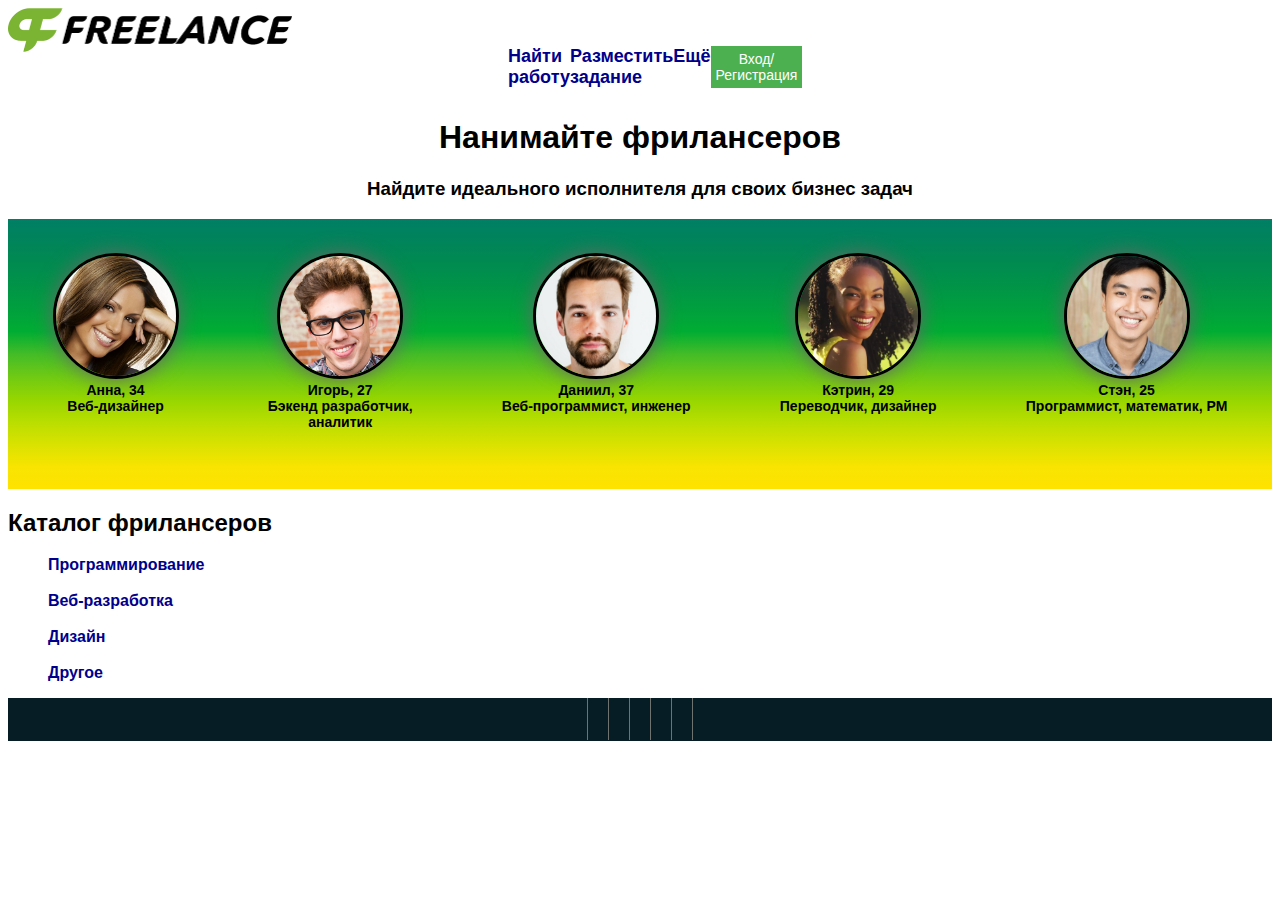
<file: index.html>
<!DOCTYPE html>
<html lang="en">
    <head>
        <link rel="stylesheet" type="text/css" href="style.css">
        <meta charset="UTF-8">
        <title>Главная</title>
    </head>
    <body>
        <div class="nav">
            <img src="Images/logo.png" alt="logo" class="logo" />
            <ul class="menu">
                <li class="navli"><a href="#">Найти работу</a></li>
                <li class="navli"><a href="#">Разместить задание</a></li>
                <li class="navli">
                    <div class="dropdown">
                        <a href="">Ещё</a>
                        <div class="dropdown-content">
                            <a class="list" href="#">Контакты</a>
                            <a class="list" href="#">О нас</a>
                            <a class="list" href="#">Начинающему фрилансеру</a>
                        </div>
                    </div>
                </li>
                <li><button class="dropbtn">Вход/Регистрация</button></li>
            </ul>
        </div>
        <h1 id="findfreelanceh1">Нанимайте фрилансеров</h1>
        <h3 id="findfreelanceh3">Найдите идеального исполнителя для своих бизнес задач</h3>
        <div class="green">
            <figure>
                <img src="Avatars/1.PNG" alt="avatar" />
                <figcaption>
                    Анна, 34
                    <br />
                    Веб-дизайнер
                </figcaption>
            </figure>
            <figure>
                <img src="Avatars/2.PNG" alt="avatar" />
                <figcaption>
                    Игорь, 27
                    <br />
                    Бэкенд разработчик,
                    <br />
                    аналитик
                </figcaption>
            </figure>
            <figure>
                <img src="Avatars/3.PNG" alt="avatar" />
                    <figcaption>
                        Даниил, 37
                        <br />
                        Веб-программист, инженер
                    </figcaption>
            </figure>
            <figure>
                <img src="Avatars/4.PNG" alt="avatar" />
                <figcaption>
                    Кэтрин, 29
                    <br />
                    Переводчик, дизайнер
                </figcaption>
            </figure>
            <figure>
                <img src="Avatars/5.PNG" alt="avatar" />
                <figcaption>
                    Стэн, 25
                    <br />
                    Программист, математик, PM
                </figcaption>
            </figure>
        </div>
        <div>
            <h2>Каталог фрилансеров</h2>
            <ul class="catalog">
                <li class="catli"><a href="#">Программирование</a></li>
                <br />
                <li class="catli"><a href="#">Веб-разработка</a></li>
                <br />
                <li class="catli"><a href="#">Дизайн</a></li>
                <br />
                <li class="catli"><a href="#">Другое</a></li>
            </ul>
        </div>
        <footer>
            <a href="#"><i class="fa fa-facebook"></i></a>
            <a href="#"><i class="fa fa-twitter"></i></a>
            <a href="#"><i class="fa fa-linkedin"></i></a>
            <a href="#"><i class="fa fa-google-plus"></i></a>
            <a href="#"><i class="fa fa-skype"></i></a>
        </footer>
    </body>
</html>
</file>
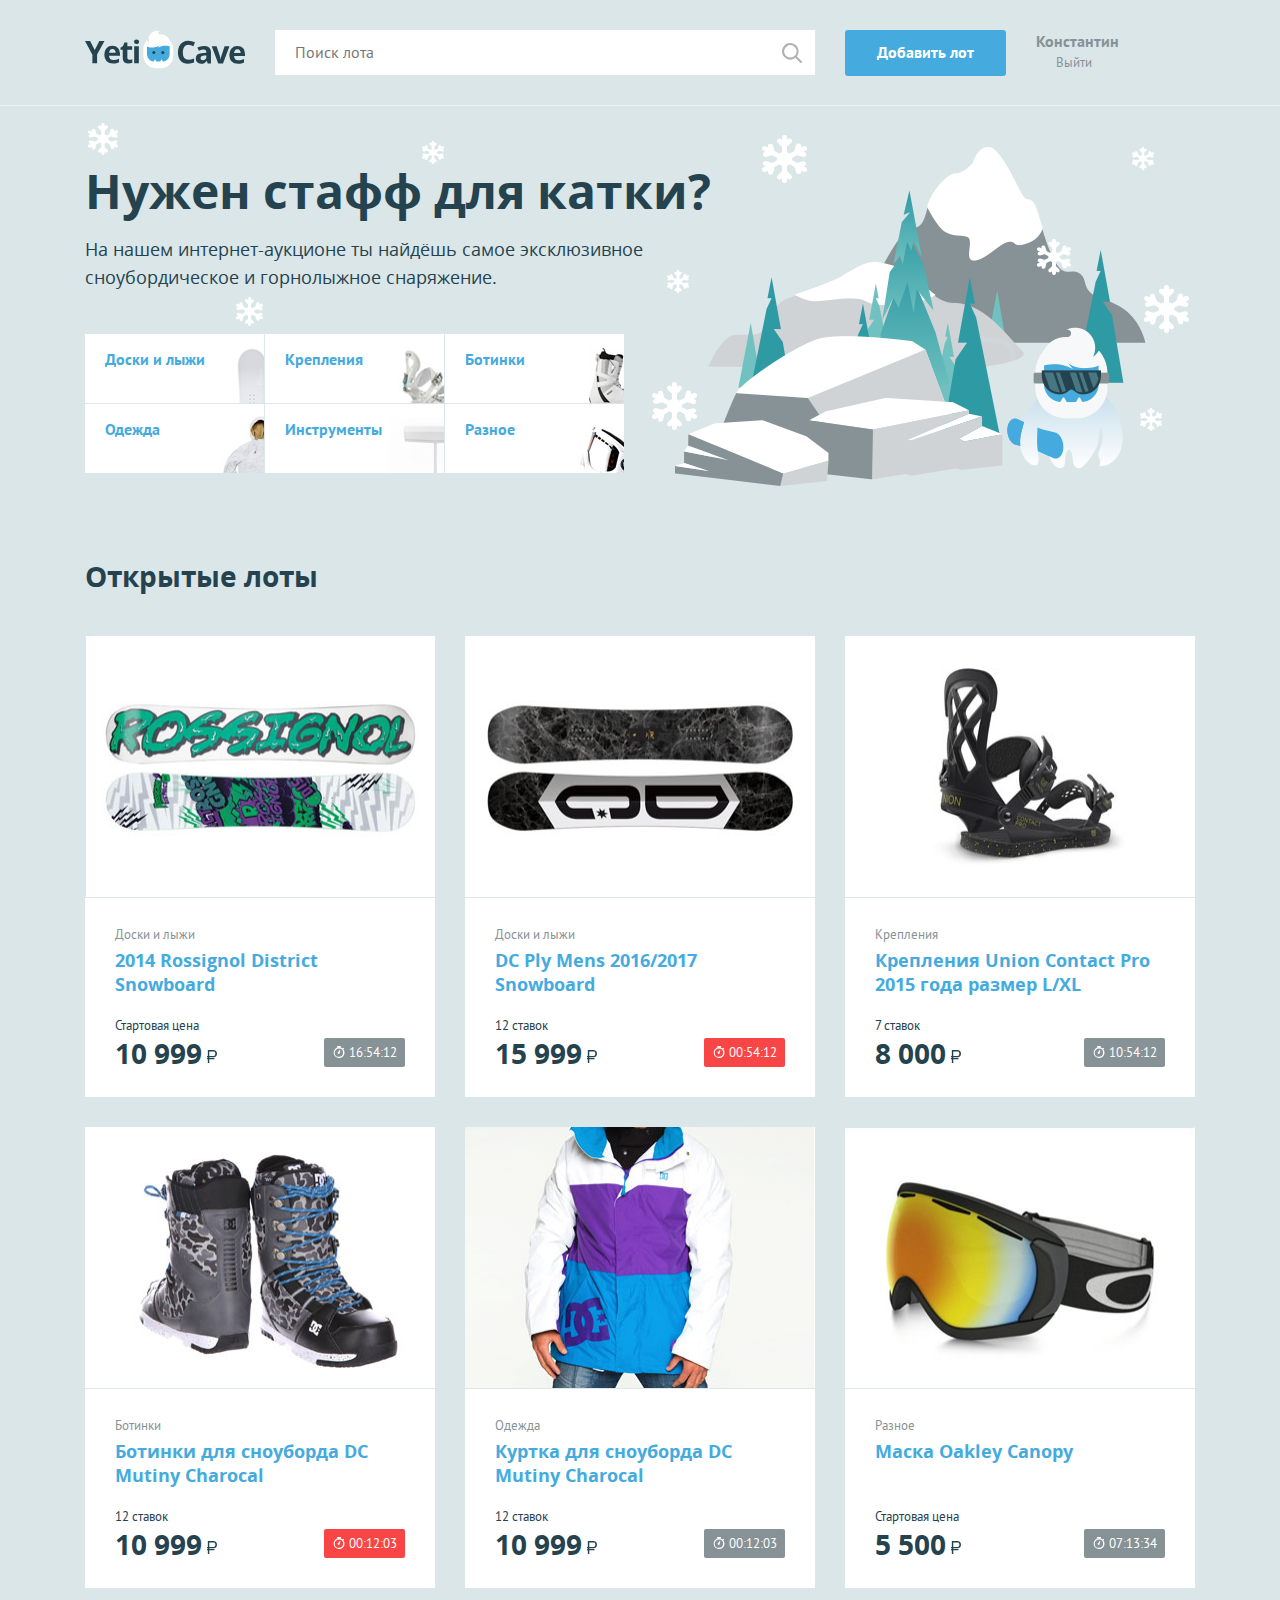
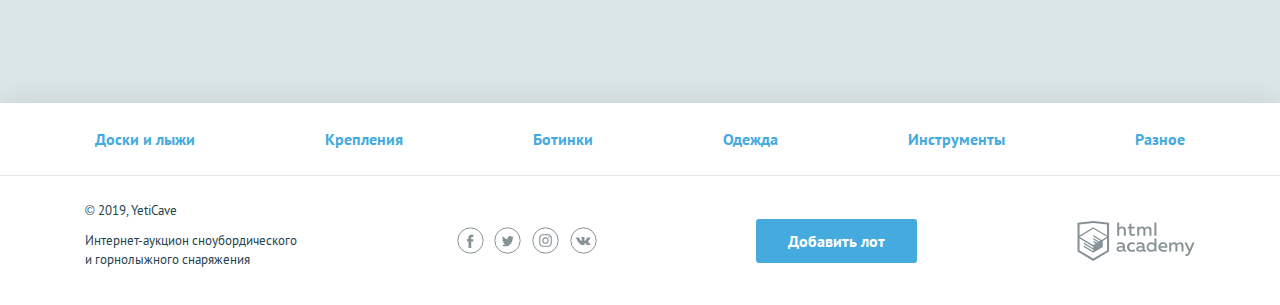
<file: pages/index.html>
<!DOCTYPE html>
<html lang="ru">
<head>
  <meta charset="UTF-8">
  <title>Главная</title>
  <link href="../css/normalize.min.css" rel="stylesheet">
  <link href="../css/style.css" rel="stylesheet">
</head>
<body>

<div class="page-wrapper">

  <header class="main-header">
    <div class="main-header__container container">
      <h1 class="visually-hidden">YetiCave</h1>
      <a class="main-header__logo">
        <img src="../img/logo.svg" width="160" height="39" alt="Логотип компании YetiCave">
      </a>
      <form class="main-header__search" method="get" action="https://echo.htmlacademy.ru" autocomplete="off">
        <input type="search" name="search" placeholder="Поиск лота">
        <input class="main-header__search-btn" type="submit" name="find" value="Найти">
      </form>
      <a class="main-header__add-lot button" href="add-lot.html">Добавить лот</a>
      <nav class="user-menu">
        <div class="user-menu__logged">
          <p>Константин</p>
          <a href="login.html">Выйти</a>
        </div>
      </nav>
    </div>
  </header>

  <main class="container">
    <section class="promo">
      <h2 class="promo__title">Нужен стафф для катки?</h2>
      <p class="promo__text">На нашем интернет-аукционе ты найдёшь самое эксклюзивное сноубордическое и горнолыжное снаряжение.</p>
      <ul class="promo__list">
        <li class="promo__item promo__item--boards">
          <a class="promo__link" href="all-lots.html">Доски и лыжи</a>
        </li>
        <li class="promo__item promo__item--attachment">
          <a class="promo__link" href="all-lots.html">Крепления</a>
        </li>
        <li class="promo__item promo__item--boots">
          <a class="promo__link" href="all-lots.html">Ботинки</a>
        </li>
        <li class="promo__item promo__item--clothing">
          <a class="promo__link" href="all-lots.html">Одежда</a>
        </li>
        <li class="promo__item promo__item--tools">
          <a class="promo__link" href="all-lots.html">Инструменты</a>
        </li>
        <li class="promo__item promo__item--other">
          <a class="promo__link" href="all-lots.html">Разное</a>
        </li>
      </ul>
    </section>
    <section class="lots">
      <div class="lots__header">
        <h2>Открытые лоты</h2>
      </div>
      <ul class="lots__list">
        <li class="lots__item lot">
          <div class="lot__image">
            <img src="../img/lot-1.jpg" width="350" height="260" alt="Сноуборд">
          </div>
          <div class="lot__info">
            <span class="lot__category">Доски и лыжи</span>
            <h3 class="lot__title"><a class="text-link" href="lot.html">2014 Rossignol District Snowboard</a></h3>
            <div class="lot__state">
              <div class="lot__rate">
                <span class="lot__amount">Стартовая цена</span>
                <span class="lot__cost">10 999<b class="rub">р</b></span>
              </div>
              <div class="lot__timer timer">
                16:54:12
              </div>
            </div>
          </div>
        </li>
        <li class="lots__item lot">
          <div class="lot__image">
            <img src="../img/lot-2.jpg" width="350" height="260" alt="Сноуборд">
          </div>
          <div class="lot__info">
            <span class="lot__category">Доски и лыжи</span>
            <h3 class="lot__title"><a class="text-link" href="lot.html">DC Ply Mens 2016/2017 Snowboard</a></h3>
            <div class="lot__state">
              <div class="lot__rate">
                <span class="lot__amount">12 ставок</span>
                <span class="lot__cost">15 999<b class="rub">р</b></span>
              </div>
              <div class="lot__timer timer timer--finishing">
                00:54:12
              </div>
            </div>
          </div>
        </li>
        <li class="lots__item lot">
          <div class="lot__image">
            <img src="../img/lot-3.jpg" width="350" height="260" alt="Крепления">
          </div>
          <div class="lot__info">
            <span class="lot__category">Крепления</span>
            <h3 class="lot__title"><a class="text-link" href="lot.html">Крепления Union Contact Pro 2015 года размер L/XL</a></h3>
            <div class="lot__state">
              <div class="lot__rate">
                <span class="lot__amount">7 ставок</span>
                <span class="lot__cost">8 000<b class="rub">р</b></span>
              </div>
              <div class="lot__timer timer">
                10:54:12
              </div>
            </div>
          </div>
        </li>
        <li class="lots__item lot">
          <div class="lot__image">
            <img src="../img/lot-4.jpg" width="350" height="260" alt="Ботинки">
          </div>
          <div class="lot__info">
            <span class="lot__category">Ботинки</span>
            <h3 class="lot__title"><a class="text-link" href="lot.html">Ботинки для сноуборда DC Mutiny Charocal</a></h3>
            <div class="lot__state">
              <div class="lot__rate">
                <span class="lot__amount">12 ставок</span>
                <span class="lot__cost">10 999<b class="rub">р</b></span>
              </div>
              <div class="lot__timer timer timer--finishing">
                00:12:03
              </div>
            </div>
          </div>
        </li>
        <li class="lots__item lot">
          <div class="lot__image">
            <img src="../img/lot-5.jpg" width="350" height="260" alt="Куртка">
          </div>
          <div class="lot__info">
            <span class="lot__category">Одежда</span>
            <h3 class="lot__title"><a class="text-link" href="lot.html">Куртка для сноуборда DC Mutiny Charocal</a></h3>
            <div class="lot__state">
              <div class="lot__rate">
                <span class="lot__amount">12 ставок</span>
                <span class="lot__cost">10 999<b class="rub">р</b></span>
              </div>
              <div class="lot__timer timer">
                00:12:03
              </div>
            </div>
          </div>
        </li>
        <li class="lots__item lot">
          <div class="lot__image">
            <img src="../img/lot-6.jpg" width="350" height="260" alt="Маска">
          </div>
          <div class="lot__info">
            <span class="lot__category">Разное</span>
            <h3 class="lot__title"><a class="text-link" href="lot.html">Маска Oakley Canopy</a></h3>
            <div class="lot__state">
              <div class="lot__rate">
                <span class="lot__amount">Стартовая цена</span>
                <span class="lot__cost">5 500<b class="rub">р</b></span>
              </div>
              <div class="lot__timer timer">
                07:13:34
              </div>
            </div>
          </div>
        </li>
      </ul>
    </section>
  </main>

</div>

<footer class="main-footer">
  <nav class="nav">
    <ul class="nav__list container">
      <li class="nav__item">
        <a href="all-lots.html">Доски и лыжи</a>
      </li>
      <li class="nav__item">
        <a href="all-lots.html">Крепления</a>
      </li>
      <li class="nav__item">
        <a href="all-lots.html">Ботинки</a>
      </li>
      <li class="nav__item">
        <a href="all-lots.html">Одежда</a>
      </li>
      <li class="nav__item">
        <a href="all-lots.html">Инструменты</a>
      </li>
      <li class="nav__item">
        <a href="all-lots.html">Разное</a>
      </li>
    </ul>
  </nav>
  <div class="main-footer__bottom container">
    <div class="main-footer__copyright">
      <p>© 2019, YetiCave</p>
      <p>Интернет-аукцион сноубордического и горнолыжного снаряжения</p>
    </div>
    <div class="main-footer__social social">
      <span class="visually-hidden">Мы в соцсетях:</span>
      <a class="social__link social__link--facebook" href="#">
        <span class="visually-hidden">Facebook</span>
        <svg width="27" height="27" viewBox="0 0 27 27" xmlns="http://www.w3.org/2000/svg"><circle stroke="#879296" fill="none" cx="13.5" cy="13.5" r="12.667"/><path fill="#879296" d="M14.26 20.983h-2.816v-6.626H10.04v-2.28h1.404v-1.364c0-1.862.79-2.922 3.04-2.922h1.87v2.28h-1.17c-.876 0-.972.322-.972.916v1.14h2.212l-.245 2.28h-1.92v6.625z"/></svg>
      </a>
      <span class="visually-hidden">,</span>
      <a class="social__link social__link--twitter" href="#">
        <span class="visually-hidden">Twitter</span>
        <svg width="27" height="27" viewBox="0 0 27 27" xmlns="http://www.w3.org/2000/svg"><circle stroke="#879296" fill="none" cx="13.5" cy="13.5" r="12.687"/><path fill="#879296" d="M18.38 10.572c.525-.336.913-.848 1.092-1.445-.485.305-1.02.52-1.58.635-.458-.525-1.12-.827-1.816-.83-1.388.063-2.473 1.226-2.44 2.615-.002.2.02.4.06.596-2.017-.144-3.87-1.16-5.076-2.78-.22.403-.335.856-.332 1.315-.01.865.403 1.68 1.104 2.188-.397-.016-.782-.13-1.123-.333-.03 1.207.78 2.272 1.95 2.567-.21.06-.43.09-.653.088-.155.015-.313.015-.47 0 .3 1.045 1.238 1.777 2.324 1.815-.864.724-1.956 1.12-3.083 1.122-.198.013-.397.013-.595 0 1.12.767 2.447 1.18 3.805 1.182 4.57 0 7.066-3.992 7.066-7.456v-.34c.49-.375.912-.835 1.24-1.357-.465.218-.963.36-1.473.42z"/></svg>
      </a>
      <span class="visually-hidden">,</span>
      <a class="social__link social__link--instagram" href="#">
        <span class="visually-hidden">Instagram</span>
        <svg width="27" height="27" viewBox="0 0 27 27" xmlns="http://www.w3.org/2000/svg"><circle stroke="#879296" fill="none" cx="13.5" cy="13.5" r="12.687"/><path fill="#879296" d="M13.5 8.3h2.567c.403.002.803.075 1.18.213.552.213.988.65 1.2 1.2.14.38.213.778.216 1.18v5.136c-.003.403-.076.803-.215 1.18-.213.552-.65.988-1.2 1.2-.378.14-.778.213-1.18.216h-5.135c-.403-.003-.802-.076-1.18-.215-.552-.214-.988-.65-1.2-1.2-.14-.38-.212-.78-.215-1.182V13.46v-2.566c.003-.403.076-.802.214-1.18.213-.552.65-.988 1.2-1.2.38-.14.778-.212 1.18-.215H13.5m0-1.143h-2.616c-.526.01-1.048.108-1.54.292-.853.33-1.527 1-1.856 1.854-.184.493-.283 1.014-.292 1.542v5.232c.01.526.108 1.048.292 1.54.33.853 1.003 1.527 1.855 1.856.493.184 1.015.283 1.54.293H16.117c.527-.01 1.048-.11 1.54-.293.854-.33 1.527-1.003 1.856-1.855.184-.493.283-1.015.293-1.54V13.46v-2.614c-.01-.528-.11-1.05-.293-1.542-.33-.853-1.002-1.525-1.855-1.855-.493-.185-1.014-.283-1.54-.293-.665.01-.89 0-2.617 0zm0 3.093c-2.51.007-4.07 2.73-2.808 4.898 1.26 2.17 4.398 2.16 5.645-.017.285-.495.434-1.058.433-1.63-.006-1.8-1.47-3.256-3.27-3.25zm0 5.378c-1.63-.007-2.64-1.777-1.82-3.185.823-1.41 2.86-1.4 3.67.017.18.316.276.675.278 1.04.006 1.177-.95 2.133-2.128 2.128zm4.118-5.524c0 .58-.626.94-1.127.65-.5-.29-.5-1.012 0-1.3.116-.067.245-.102.378-.102.418-.005.76.333.76.752z"/></svg>
      </a>
      <span class="visually-hidden">,</span>
      <a class="social__link social__link--vkontakte" href="#">
        <span class="visually-hidden">Вконтакте</span>
        <svg width="27" height="27" viewBox="0 0 27 27" xmlns="http://www.w3.org/2000/svg"><circle stroke="#879296" fill="none" cx="13.5" cy="13.5" r="12.666"/><path fill="#879296" d="M13.92 18.07c.142-.016.278-.074.39-.166.077-.107.118-.237.116-.37 0 0 0-1.13.516-1.296.517-.165 1.208 1.09 1.95 1.58.276.213.624.314.973.28h1.95s.973-.057.525-.837c-.38-.62-.865-1.17-1.432-1.626-1.208-1.1-1.043-.916.41-2.816.886-1.16 1.236-1.86 1.13-2.163-.108-.302-.76-.214-.76-.214h-2.164c-.092-.026-.19-.026-.282 0-.083.058-.15.135-.195.225-.224.57-.49 1.125-.8 1.656-.973 1.61-1.344 1.697-1.51 1.59-.37-.234-.272-.975-.272-1.433 0-1.56.243-2.202-.468-2.377-.32-.075-.647-.108-.974-.098-.604-.052-1.213.01-1.793.186-.243.116-.438.38-.32.4.245.018.474.13.642.31.152.303.225.638.214.975 0 0 .127 1.832-.302 2.056-.43.223-.692-.167-1.55-1.618-.29-.506-.547-1.03-.77-1.57-.038-.09-.098-.17-.174-.233-.1-.065-.214-.108-.332-.128H6.485s-.312 0-.42.137c-.106.135 0 .36 0 .36.87 2 2.022 3.868 3.42 5.543.923.996 2.21 1.573 3.567 1.598z"/></svg>
      </a>
    </div>
    <a class="main-footer__add-lot button" href="add-lot.html">Добавить лот</a>
    <div class="main-footer__developed-by">
      <span class="visually-hidden">Разработано:</span>
      <a class="logo-academy" href="https://htmlacademy.ru/intensive/php">
        <span class="visually-hidden">HTML Academy</span>
        <svg width="118" height="40" xmlns="http://www.w3.org/2000/svg" viewBox="0 0 117.01 40">
          <path fill="#879296"
                d="M280.33,109.39a2.14,2.14,0,0,1-.6.11.59.59,0,0,1-.66-.66v-3.24c0-2.73-1.62-4-4.18-4a11.08,11.08,0,0,0-3.47.6v1.85a8.05,8.05,0,0,1,3.26-.7c1.54,0,2.37.79,2.37,1.92v.32a12,12,0,0,0-2.36-.26c-1.88,0-4,.72-4,3,0,1.87,1.53,2.77,3.17,2.77a5.25,5.25,0,0,0,3.41-1.17,1.81,1.81,0,0,0,1.81,1.06,3.52,3.52,0,0,0,1.28-.23v-1.45Zm-3.28-.85a3.68,3.68,0,0,1-2.62,1.07c-.9,0-1.7-.45-1.7-1.34,0-1.13,1.21-1.49,2.36-1.49a10.56,10.56,0,0,1,2,.23v1.53Zm9,2.64a6.81,6.81,0,0,0,3-.62V108.7a5.44,5.44,0,0,1-2.64.7,3,3,0,1,1,0-6,4.42,4.42,0,0,1,2.51.75v-1.85a5.47,5.47,0,0,0-2.79-.7,4.69,4.69,0,0,0-5,4.84,4.57,4.57,0,0,0,4.88,4.69Zm8.29-5.8c-1.88,0-4,.72-4,3,0,1.87,1.53,2.77,3.17,2.77a5.25,5.25,0,0,0,3.41-1.17,1.81,1.81,0,0,0,1.81,1.05,3.54,3.54,0,0,0,1.28-.23v-1.45a2.13,2.13,0,0,1-.6.11.59.59,0,0,1-.66-.66v-3.24c0-2.73-1.62-4-4.18-4a11.08,11.08,0,0,0-3.47.6v1.85a8.05,8.05,0,0,1,3.26-.7c1.55,0,2.37.79,2.37,1.92v.32a12,12,0,0,0-2.36-.26Zm2.36,3.17a3.68,3.68,0,0,1-2.62,1.07c-.9,0-1.7-.45-1.7-1.34,0-1.13,1.21-1.49,2.36-1.49a10.56,10.56,0,0,1,2,.23v1.53Zm4.11-2.13a4.49,4.49,0,0,0,4.48,4.77,4.21,4.21,0,0,0,3.47-1.68v1.43h1.81V97.75h-2v5.31a4.19,4.19,0,0,0-3.26-1.41,4.49,4.49,0,0,0-4.48,4.77Zm7.73-1.11v2.2a3.15,3.15,0,0,1-2.88,1.9,3,3,0,0,1,0-6,3.16,3.16,0,0,1,2.88,1.88Zm9.12,5.88a7.75,7.75,0,0,0,3.24-.62v-1.73a6.62,6.62,0,0,1-2.86.64c-1.66,0-3.24-.68-3.47-2.3h6.8c.58-2.62-.66-5.52-4.26-5.52a4.53,4.53,0,0,0-4.58,4.77c0,3.18,2.36,4.77,5.13,4.77Zm-.45-7.86a2.13,2.13,0,0,1,2.36,2.34h-5a2.47,2.47,0,0,1,2.66-2.34Zm18.43,2v5.6h2v-5.65a3.32,3.32,0,0,0-3.43-3.64A4.48,4.48,0,0,0,331,103.1a3.09,3.09,0,0,0-2.83-1.45,4.13,4.13,0,0,0-3,1.38v-1.13h-1.79v9h2v-6.11a3.21,3.21,0,0,1,2.39-1.39,1.72,1.72,0,0,1,1.79,1.9v5.6h2v-5.65c0-.21,0-.41,0-.62a3,3,0,0,1,2.24-1.22,1.72,1.72,0,0,1,1.79,1.9Zm13-3.45h-2.11l-2.69,6.82-3.05-6.82h-2.15l4.3,9.12-.19.45c-.53,1.41-1.26,2.11-2.24,2.11a3.13,3.13,0,0,1-.92-.13v1.71a5.12,5.12,0,0,0,1.19.15c1.38,0,2.66-.79,3.64-3.15l4.24-10.27ZM273.33,89.11a3.18,3.18,0,0,1,2.53-1.51A2,2,0,0,1,278,89.77V95.1h2v-5.6a3.52,3.52,0,0,0-3.73-3.69,4.12,4.12,0,0,0-2.92,1.24V81.91h-2V95.1h2v-6Zm10.18,3.24c0,2.11,1.36,3,3.11,3a7.39,7.39,0,0,0,2.43-.4V93.2a4.87,4.87,0,0,1-1.83.36c-1.17,0-1.72-.4-1.72-1.58V87.83h3.28V86.06h-3.28V82.84l-2,.49v2.73h-1.62v1.77h1.62v4.52ZM293.38,89a3.21,3.21,0,0,1,2.39-1.39,1.72,1.72,0,0,1,1.79,1.9v5.6h2V89.45c0-.21,0-.41,0-.62a3,3,0,0,1,2.24-1.22,1.72,1.72,0,0,1,1.79,1.9v5.6h2V89.45a3.32,3.32,0,0,0-3.43-3.64A4.47,4.47,0,0,0,299,87.26a3.09,3.09,0,0,0-2.83-1.45,4.13,4.13,0,0,0-3,1.38V86.06h-1.79v9h2V89Zm15.16-7.09h2V95.1h-2Zm-61.11-1.57L231.64,82v28.95l15.79,9.4,15.79-9.4V82L247.6,80.35l-.17,0Zm13.73,29.43-13.73,8.17-13.73-8.17V97.9L247.37,106l0,1.47L238,101.93v1.43l9.41,5.66,0,1.51-9.41-5.6v1.43l9.41,5.66,9.5-5.69V104.9h0v-4.67l4.23-2.53v12.06Zm0-13.6-3.76,2.21-1.73,1-8.27-4.92v1.43l7.07,4.2-.06,0-.15.09-1,.59-5.83-3.47v1.43l4.61,2.74-1.09.73,0,0-3.48-2v1.43l2.28,1.34-2.33,1.4-13.6-8.08,13.62-8.19h0l13.79,8Zm0-1.44-13.8-8.14h0l-13.65,8.13V83.85l13.73-1.44,13.73,1.44V94.72Z"
                transform="translate(-231.64 -80.34)"/>
        </svg>
      </a>
    </div>
  </div>
</footer>

</body>
</html>
</file>
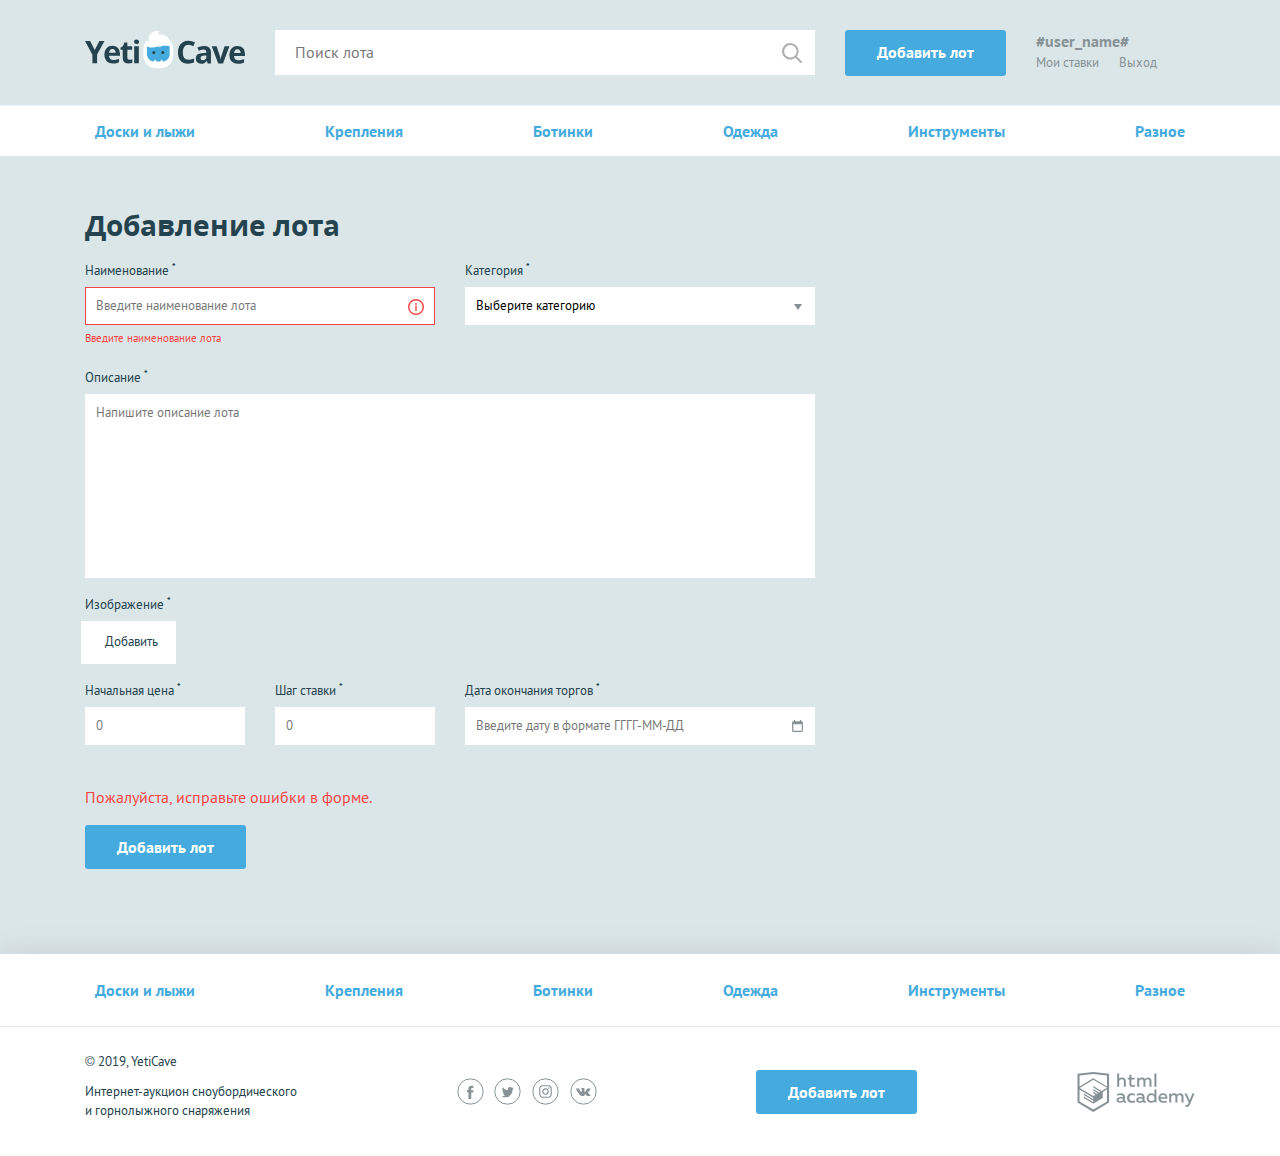
<file: pages/add-lot.html>
<!DOCTYPE html>
<html lang="ru">
<head>
  <meta charset="UTF-8">
  <title>Добавление лота</title>
  <link href="../css/normalize.min.css" rel="stylesheet">
  <link href="../css/style.css" rel="stylesheet">
  <link href="../css/flatpickr.min.css" rel="stylesheet">
</head>
<body>

<div class="page-wrapper">

  <header class="main-header">
  <div class="main-header__container container">
    <h1 class="visually-hidden">YetiCave</h1>
    <a class="main-header__logo" href="index.html">
      <img src="../img/logo.svg" width="160" height="39" alt="Логотип компании YetiCave">
    </a>
    <form class="main-header__search" method="get" action="https://echo.htmlacademy.ru" autocomplete="off">
      <input type="search" name="search" placeholder="Поиск лота">
      <input class="main-header__search-btn" type="submit" name="find" value="Найти">
    </form>
    <a class="main-header__add-lot button" href="add-lot.html">Добавить лот</a>
    <nav class="user-menu">
      <div class="user-menu__logged">
        <p>#user_name#</p>
        <a class="user-menu__bets" href="my-bets.html">Мои ставки</a>
        <a class="user-menu__logout" href="#">Выход</a>
      </div>
    </nav>
  </div>
</header>

  <main>
    <nav class="nav">
      <ul class="nav__list container">
        <li class="nav__item">
          <a href="all-lots.html">Доски и лыжи</a>
        </li>
        <li class="nav__item">
          <a href="all-lots.html">Крепления</a>
        </li>
        <li class="nav__item">
          <a href="all-lots.html">Ботинки</a>
        </li>
        <li class="nav__item">
          <a href="all-lots.html">Одежда</a>
        </li>
        <li class="nav__item">
          <a href="all-lots.html">Инструменты</a>
        </li>
        <li class="nav__item">
          <a href="all-lots.html">Разное</a>
        </li>
      </ul>
    </nav>
    <form class="form form--add-lot container form--invalid" action="https://echo.htmlacademy.ru" method="post"> <!-- form--invalid -->
      <h2>Добавление лота</h2>
      <div class="form__container-two">
        <div class="form__item form__item--invalid"> <!-- form__item--invalid -->
          <label for="lot-name">Наименование <sup>*</sup></label>
          <input id="lot-name" type="text" name="lot-name" placeholder="Введите наименование лота">
          <span class="form__error">Введите наименование лота</span>
        </div>
        <div class="form__item">
          <label for="category">Категория <sup>*</sup></label>
          <select id="category" name="category">
            <option>Выберите категорию</option>
            <option>Доски и лыжи</option>
            <option>Крепления</option>
            <option>Ботинки</option>
            <option>Одежда</option>
            <option>Инструменты</option>
            <option>Разное</option>
          </select>
          <span class="form__error">Выберите категорию</span>
        </div>
      </div>
      <div class="form__item form__item--wide">
        <label for="message">Описание <sup>*</sup></label>
        <textarea id="message" name="message" placeholder="Напишите описание лота"></textarea>
        <span class="form__error">Напишите описание лота</span>
      </div>
      <div class="form__item form__item--file">
        <label>Изображение <sup>*</sup></label>
        <div class="form__input-file">
          <input class="visually-hidden" type="file" id="lot-img" value="">
          <label for="lot-img">
            Добавить
          </label>
        </div>
      </div>
      <div class="form__container-three">
        <div class="form__item form__item--small">
          <label for="lot-rate">Начальная цена <sup>*</sup></label>
          <input id="lot-rate" type="text" name="lot-rate" placeholder="0">
          <span class="form__error">Введите начальную цену</span>
        </div>
        <div class="form__item form__item--small">
          <label for="lot-step">Шаг ставки <sup>*</sup></label>
          <input id="lot-step" type="text" name="lot-step" placeholder="0">
          <span class="form__error">Введите шаг ставки</span>
        </div>
        <div class="form__item">
          <label for="lot-date">Дата окончания торгов <sup>*</sup></label>
          <input class="form__input-date" id="lot-date" type="text" name="lot-date" placeholder="Введите дату в формате ГГГГ-ММ-ДД">
          <span class="form__error">Введите дату завершения торгов</span>
        </div>
      </div>
      <span class="form__error form__error--bottom">Пожалуйста, исправьте ошибки в форме.</span>
      <button type="submit" class="button">Добавить лот</button>
    </form>
  </main>

</div>

<footer class="main-footer">
  <nav class="nav">
    <ul class="nav__list container">
      <li class="nav__item">
        <a href="all-lots.html">Доски и лыжи</a>
      </li>
      <li class="nav__item">
        <a href="all-lots.html">Крепления</a>
      </li>
      <li class="nav__item">
        <a href="all-lots.html">Ботинки</a>
      </li>
      <li class="nav__item">
        <a href="all-lots.html">Одежда</a>
      </li>
      <li class="nav__item">
        <a href="all-lots.html">Инструменты</a>
      </li>
      <li class="nav__item">
        <a href="all-lots.html">Разное</a>
      </li>
    </ul>
  </nav>
  <div class="main-footer__bottom container">
    <div class="main-footer__copyright">
      <p>© 2019, YetiCave</p>
      <p>Интернет-аукцион сноубордического и горнолыжного снаряжения</p>
    </div>
    <div class="main-footer__social social">
      <span class="visually-hidden">Мы в соцсетях:</span>
      <a class="social__link social__link--facebook" href="#">
        <span class="visually-hidden">Facebook</span>
        <svg width="27" height="27" viewBox="0 0 27 27" xmlns="http://www.w3.org/2000/svg"><circle stroke="#879296" fill="none" cx="13.5" cy="13.5" r="12.667"/><path fill="#879296" d="M14.26 20.983h-2.816v-6.626H10.04v-2.28h1.404v-1.364c0-1.862.79-2.922 3.04-2.922h1.87v2.28h-1.17c-.876 0-.972.322-.972.916v1.14h2.212l-.245 2.28h-1.92v6.625z"/></svg>
      </a>
      <span class="visually-hidden">,</span>
      <a class="social__link social__link--twitter" href="#">
        <span class="visually-hidden">Twitter</span>
        <svg width="27" height="27" viewBox="0 0 27 27" xmlns="http://www.w3.org/2000/svg"><circle stroke="#879296" fill="none" cx="13.5" cy="13.5" r="12.687"/><path fill="#879296" d="M18.38 10.572c.525-.336.913-.848 1.092-1.445-.485.305-1.02.52-1.58.635-.458-.525-1.12-.827-1.816-.83-1.388.063-2.473 1.226-2.44 2.615-.002.2.02.4.06.596-2.017-.144-3.87-1.16-5.076-2.78-.22.403-.335.856-.332 1.315-.01.865.403 1.68 1.104 2.188-.397-.016-.782-.13-1.123-.333-.03 1.207.78 2.272 1.95 2.567-.21.06-.43.09-.653.088-.155.015-.313.015-.47 0 .3 1.045 1.238 1.777 2.324 1.815-.864.724-1.956 1.12-3.083 1.122-.198.013-.397.013-.595 0 1.12.767 2.447 1.18 3.805 1.182 4.57 0 7.066-3.992 7.066-7.456v-.34c.49-.375.912-.835 1.24-1.357-.465.218-.963.36-1.473.42z"/></svg>
      </a>
      <span class="visually-hidden">,</span>
      <a class="social__link social__link--instagram" href="#">
        <span class="visually-hidden">Instagram</span>
        <svg width="27" height="27" viewBox="0 0 27 27" xmlns="http://www.w3.org/2000/svg"><circle stroke="#879296" fill="none" cx="13.5" cy="13.5" r="12.687"/><path fill="#879296" d="M13.5 8.3h2.567c.403.002.803.075 1.18.213.552.213.988.65 1.2 1.2.14.38.213.778.216 1.18v5.136c-.003.403-.076.803-.215 1.18-.213.552-.65.988-1.2 1.2-.378.14-.778.213-1.18.216h-5.135c-.403-.003-.802-.076-1.18-.215-.552-.214-.988-.65-1.2-1.2-.14-.38-.212-.78-.215-1.182V13.46v-2.566c.003-.403.076-.802.214-1.18.213-.552.65-.988 1.2-1.2.38-.14.778-.212 1.18-.215H13.5m0-1.143h-2.616c-.526.01-1.048.108-1.54.292-.853.33-1.527 1-1.856 1.854-.184.493-.283 1.014-.292 1.542v5.232c.01.526.108 1.048.292 1.54.33.853 1.003 1.527 1.855 1.856.493.184 1.015.283 1.54.293H16.117c.527-.01 1.048-.11 1.54-.293.854-.33 1.527-1.003 1.856-1.855.184-.493.283-1.015.293-1.54V13.46v-2.614c-.01-.528-.11-1.05-.293-1.542-.33-.853-1.002-1.525-1.855-1.855-.493-.185-1.014-.283-1.54-.293-.665.01-.89 0-2.617 0zm0 3.093c-2.51.007-4.07 2.73-2.808 4.898 1.26 2.17 4.398 2.16 5.645-.017.285-.495.434-1.058.433-1.63-.006-1.8-1.47-3.256-3.27-3.25zm0 5.378c-1.63-.007-2.64-1.777-1.82-3.185.823-1.41 2.86-1.4 3.67.017.18.316.276.675.278 1.04.006 1.177-.95 2.133-2.128 2.128zm4.118-5.524c0 .58-.626.94-1.127.65-.5-.29-.5-1.012 0-1.3.116-.067.245-.102.378-.102.418-.005.76.333.76.752z"/></svg>
      </a>
      <span class="visually-hidden">,</span>
      <a class="social__link social__link--vkontakte" href="#">
        <span class="visually-hidden">Вконтакте</span>
        <svg width="27" height="27" viewBox="0 0 27 27" xmlns="http://www.w3.org/2000/svg"><circle stroke="#879296" fill="none" cx="13.5" cy="13.5" r="12.666"/><path fill="#879296" d="M13.92 18.07c.142-.016.278-.074.39-.166.077-.107.118-.237.116-.37 0 0 0-1.13.516-1.296.517-.165 1.208 1.09 1.95 1.58.276.213.624.314.973.28h1.95s.973-.057.525-.837c-.38-.62-.865-1.17-1.432-1.626-1.208-1.1-1.043-.916.41-2.816.886-1.16 1.236-1.86 1.13-2.163-.108-.302-.76-.214-.76-.214h-2.164c-.092-.026-.19-.026-.282 0-.083.058-.15.135-.195.225-.224.57-.49 1.125-.8 1.656-.973 1.61-1.344 1.697-1.51 1.59-.37-.234-.272-.975-.272-1.433 0-1.56.243-2.202-.468-2.377-.32-.075-.647-.108-.974-.098-.604-.052-1.213.01-1.793.186-.243.116-.438.38-.32.4.245.018.474.13.642.31.152.303.225.638.214.975 0 0 .127 1.832-.302 2.056-.43.223-.692-.167-1.55-1.618-.29-.506-.547-1.03-.77-1.57-.038-.09-.098-.17-.174-.233-.1-.065-.214-.108-.332-.128H6.485s-.312 0-.42.137c-.106.135 0 .36 0 .36.87 2 2.022 3.868 3.42 5.543.923.996 2.21 1.573 3.567 1.598z"/></svg>
      </a>
    </div>
    <a class="main-footer__add-lot button" href="add-lot.html">Добавить лот</a>
    <div class="main-footer__developed-by">
      <span class="visually-hidden">Разработано:</span>
      <a class="logo-academy" href="https://htmlacademy.ru/intensive/php">
        <span class="visually-hidden">HTML Academy</span>
        <svg width="118" height="40" xmlns="http://www.w3.org/2000/svg" viewBox="0 0 117.01 40">
          <path fill="#879296"
                d="M280.33,109.39a2.14,2.14,0,0,1-.6.11.59.59,0,0,1-.66-.66v-3.24c0-2.73-1.62-4-4.18-4a11.08,11.08,0,0,0-3.47.6v1.85a8.05,8.05,0,0,1,3.26-.7c1.54,0,2.37.79,2.37,1.92v.32a12,12,0,0,0-2.36-.26c-1.88,0-4,.72-4,3,0,1.87,1.53,2.77,3.17,2.77a5.25,5.25,0,0,0,3.41-1.17,1.81,1.81,0,0,0,1.81,1.06,3.52,3.52,0,0,0,1.28-.23v-1.45Zm-3.28-.85a3.68,3.68,0,0,1-2.62,1.07c-.9,0-1.7-.45-1.7-1.34,0-1.13,1.21-1.49,2.36-1.49a10.56,10.56,0,0,1,2,.23v1.53Zm9,2.64a6.81,6.81,0,0,0,3-.62V108.7a5.44,5.44,0,0,1-2.64.7,3,3,0,1,1,0-6,4.42,4.42,0,0,1,2.51.75v-1.85a5.47,5.47,0,0,0-2.79-.7,4.69,4.69,0,0,0-5,4.84,4.57,4.57,0,0,0,4.88,4.69Zm8.29-5.8c-1.88,0-4,.72-4,3,0,1.87,1.53,2.77,3.17,2.77a5.25,5.25,0,0,0,3.41-1.17,1.81,1.81,0,0,0,1.81,1.05,3.54,3.54,0,0,0,1.28-.23v-1.45a2.13,2.13,0,0,1-.6.11.59.59,0,0,1-.66-.66v-3.24c0-2.73-1.62-4-4.18-4a11.08,11.08,0,0,0-3.47.6v1.85a8.05,8.05,0,0,1,3.26-.7c1.55,0,2.37.79,2.37,1.92v.32a12,12,0,0,0-2.36-.26Zm2.36,3.17a3.68,3.68,0,0,1-2.62,1.07c-.9,0-1.7-.45-1.7-1.34,0-1.13,1.21-1.49,2.36-1.49a10.56,10.56,0,0,1,2,.23v1.53Zm4.11-2.13a4.49,4.49,0,0,0,4.48,4.77,4.21,4.21,0,0,0,3.47-1.68v1.43h1.81V97.75h-2v5.31a4.19,4.19,0,0,0-3.26-1.41,4.49,4.49,0,0,0-4.48,4.77Zm7.73-1.11v2.2a3.15,3.15,0,0,1-2.88,1.9,3,3,0,0,1,0-6,3.16,3.16,0,0,1,2.88,1.88Zm9.12,5.88a7.75,7.75,0,0,0,3.24-.62v-1.73a6.62,6.62,0,0,1-2.86.64c-1.66,0-3.24-.68-3.47-2.3h6.8c.58-2.62-.66-5.52-4.26-5.52a4.53,4.53,0,0,0-4.58,4.77c0,3.18,2.36,4.77,5.13,4.77Zm-.45-7.86a2.13,2.13,0,0,1,2.36,2.34h-5a2.47,2.47,0,0,1,2.66-2.34Zm18.43,2v5.6h2v-5.65a3.32,3.32,0,0,0-3.43-3.64A4.48,4.48,0,0,0,331,103.1a3.09,3.09,0,0,0-2.83-1.45,4.13,4.13,0,0,0-3,1.38v-1.13h-1.79v9h2v-6.11a3.21,3.21,0,0,1,2.39-1.39,1.72,1.72,0,0,1,1.79,1.9v5.6h2v-5.65c0-.21,0-.41,0-.62a3,3,0,0,1,2.24-1.22,1.72,1.72,0,0,1,1.79,1.9Zm13-3.45h-2.11l-2.69,6.82-3.05-6.82h-2.15l4.3,9.12-.19.45c-.53,1.41-1.26,2.11-2.24,2.11a3.13,3.13,0,0,1-.92-.13v1.71a5.12,5.12,0,0,0,1.19.15c1.38,0,2.66-.79,3.64-3.15l4.24-10.27ZM273.33,89.11a3.18,3.18,0,0,1,2.53-1.51A2,2,0,0,1,278,89.77V95.1h2v-5.6a3.52,3.52,0,0,0-3.73-3.69,4.12,4.12,0,0,0-2.92,1.24V81.91h-2V95.1h2v-6Zm10.18,3.24c0,2.11,1.36,3,3.11,3a7.39,7.39,0,0,0,2.43-.4V93.2a4.87,4.87,0,0,1-1.83.36c-1.17,0-1.72-.4-1.72-1.58V87.83h3.28V86.06h-3.28V82.84l-2,.49v2.73h-1.62v1.77h1.62v4.52ZM293.38,89a3.21,3.21,0,0,1,2.39-1.39,1.72,1.72,0,0,1,1.79,1.9v5.6h2V89.45c0-.21,0-.41,0-.62a3,3,0,0,1,2.24-1.22,1.72,1.72,0,0,1,1.79,1.9v5.6h2V89.45a3.32,3.32,0,0,0-3.43-3.64A4.47,4.47,0,0,0,299,87.26a3.09,3.09,0,0,0-2.83-1.45,4.13,4.13,0,0,0-3,1.38V86.06h-1.79v9h2V89Zm15.16-7.09h2V95.1h-2Zm-61.11-1.57L231.64,82v28.95l15.79,9.4,15.79-9.4V82L247.6,80.35l-.17,0Zm13.73,29.43-13.73,8.17-13.73-8.17V97.9L247.37,106l0,1.47L238,101.93v1.43l9.41,5.66,0,1.51-9.41-5.6v1.43l9.41,5.66,9.5-5.69V104.9h0v-4.67l4.23-2.53v12.06Zm0-13.6-3.76,2.21-1.73,1-8.27-4.92v1.43l7.07,4.2-.06,0-.15.09-1,.59-5.83-3.47v1.43l4.61,2.74-1.09.73,0,0-3.48-2v1.43l2.28,1.34-2.33,1.4-13.6-8.08,13.62-8.19h0l13.79,8Zm0-1.44-13.8-8.14h0l-13.65,8.13V83.85l13.73-1.44,13.73,1.44V94.72Z"
                transform="translate(-231.64 -80.34)"/>
        </svg>
      </a>
    </div>
  </div>
</footer>

<script src="../flatpickr.js"></script>
<script src="../script.js"></script>
</body>
</html>
</file>
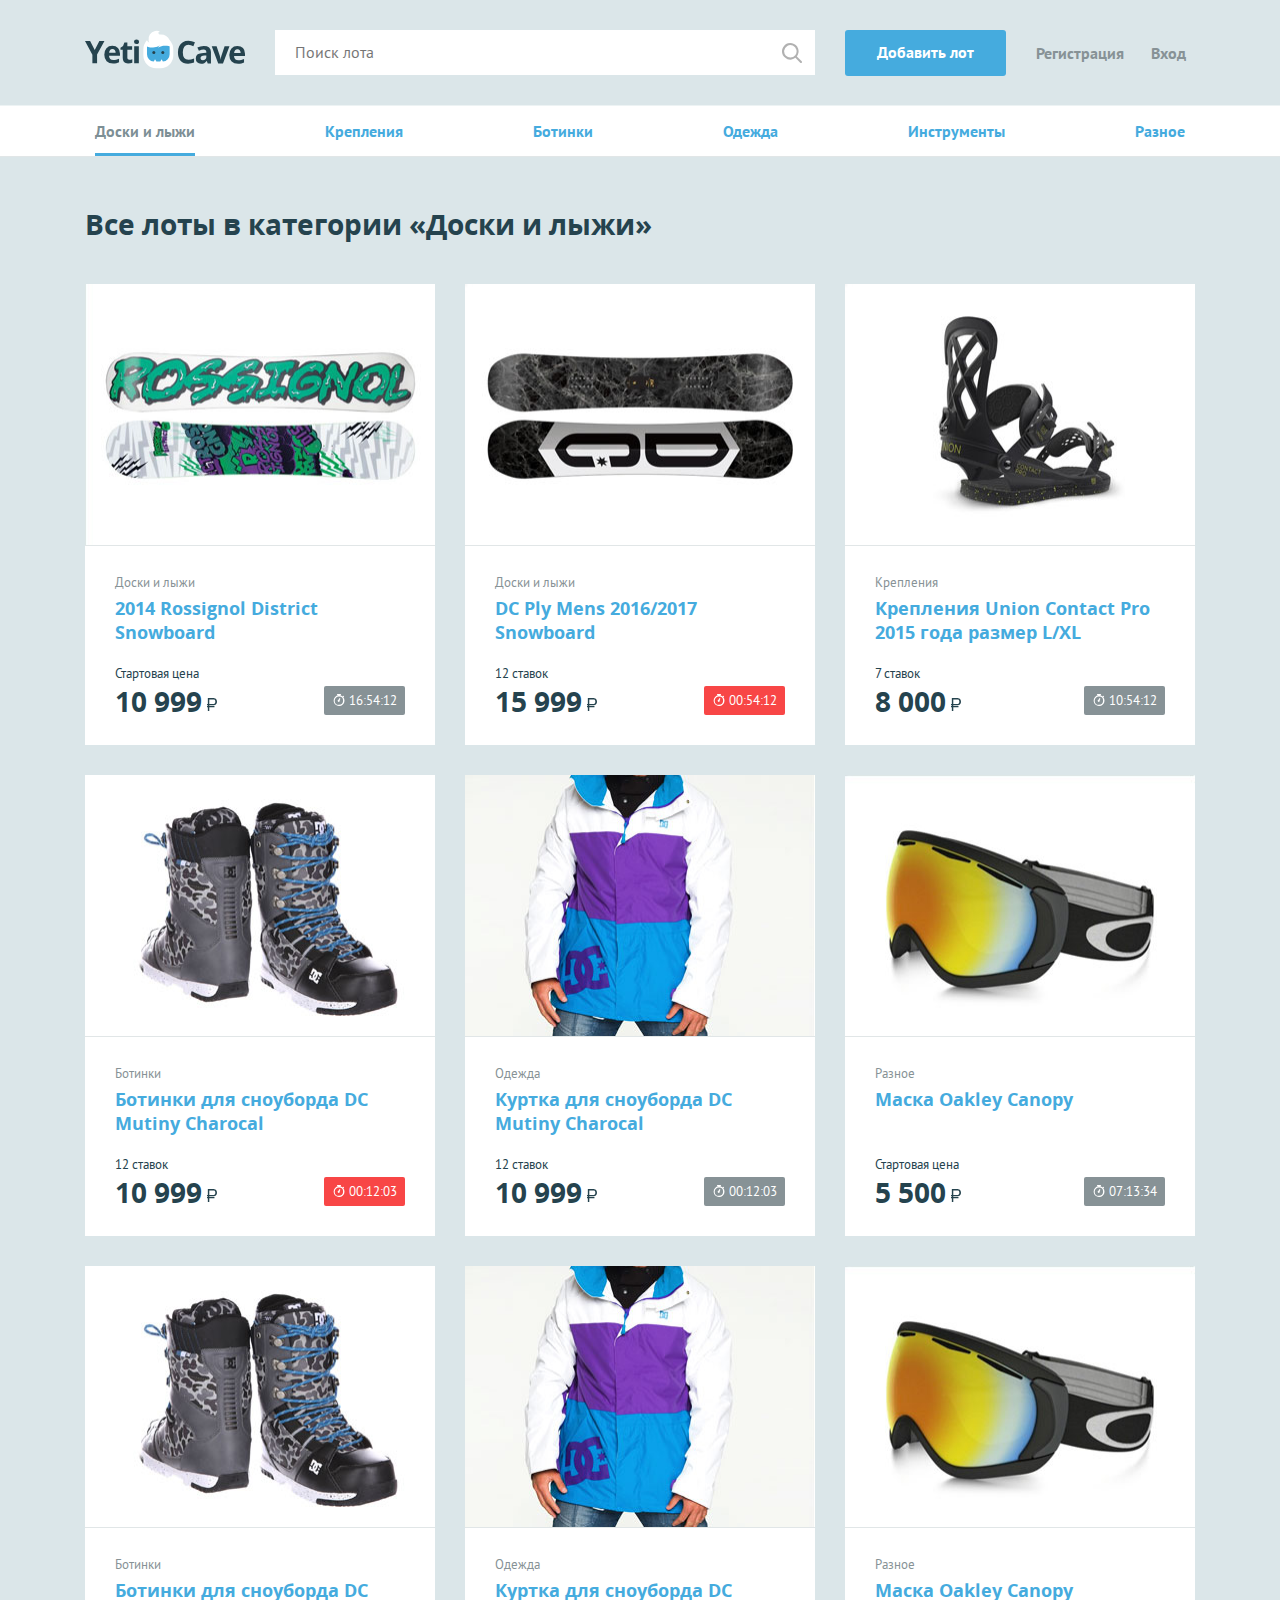
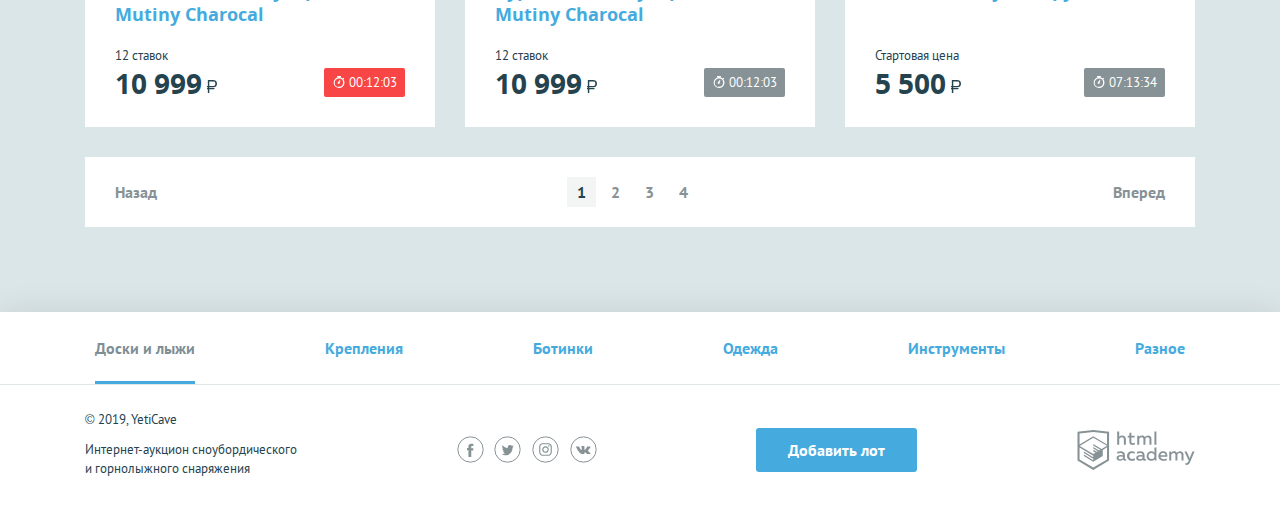
<file: pages/all-lots.html>
<!DOCTYPE html>
<html lang="ru">
<head>
  <meta charset="UTF-8">
  <title>Все лоты</title>
  <link href="../css/normalize.min.css" rel="stylesheet">
  <link href="../css/style.css" rel="stylesheet">
</head>
<body>

<div class="page-wrapper">

  <header class="main-header">
    <div class="main-header__container container">
      <h1 class="visually-hidden">YetiCave</h1>
      <a class="main-header__logo" href="index.html">
        <img src="../img/logo.svg" width="160" height="39" alt="Логотип компании YetiCave">
      </a>
      <form class="main-header__search" method="get" action="https://echo.htmlacademy.ru" autocomplete="off">
        <input type="search" name="search" placeholder="Поиск лота">
        <input class="main-header__search-btn" type="submit" name="find" value="Найти">
      </form>
      <a class="main-header__add-lot button" href="add-lot.html">Добавить лот</a>
      <nav class="user-menu">
        <ul class="user-menu__list">
          <li class="user-menu__item">
            <a href="sign-up.html">Регистрация</a>
          </li>
          <li class="user-menu__item">
            <a href="login.html">Вход</a>
          </li>
        </ul>
      </nav>
    </div>
  </header>

  <main>
    <nav class="nav">
      <ul class="nav__list container">
        <li class="nav__item nav__item--current">
          <a href="all-lots.html">Доски и лыжи</a>
        </li>
        <li class="nav__item">
          <a href="all-lots.html">Крепления</a>
        </li>
        <li class="nav__item">
          <a href="all-lots.html">Ботинки</a>
        </li>
        <li class="nav__item">
          <a href="all-lots.html">Одежда</a>
        </li>
        <li class="nav__item">
          <a href="all-lots.html">Инструменты</a>
        </li>
        <li class="nav__item">
          <a href="all-lots.html">Разное</a>
        </li>
      </ul>
    </nav>
    <div class="container">
      <section class="lots">
        <h2>Все лоты в категории <span>«Доски и лыжи»</span></h2>
        <ul class="lots__list">
          <li class="lots__item lot">
            <div class="lot__image">
              <img src="../img/lot-1.jpg" width="350" height="260" alt="Сноуборд">
            </div>
            <div class="lot__info">
              <span class="lot__category">Доски и лыжи</span>
              <h3 class="lot__title"><a class="text-link" href="lot.html">2014 Rossignol District Snowboard</a></h3>
              <div class="lot__state">
                <div class="lot__rate">
                  <span class="lot__amount">Стартовая цена</span>
                  <span class="lot__cost">10 999<b class="rub">р</b></span>
                </div>
                <div class="lot__timer timer">
                  16:54:12
                </div>
              </div>
            </div>
          </li>
          <li class="lots__item lot">
            <div class="lot__image">
              <img src="../img/lot-2.jpg" width="350" height="260" alt="Сноуборд">
            </div>
            <div class="lot__info">
              <span class="lot__category">Доски и лыжи</span>
              <h3 class="lot__title"><a class="text-link" href="lot.html">DC Ply Mens 2016/2017 Snowboard</a></h3>
              <div class="lot__state">
                <div class="lot__rate">
                  <span class="lot__amount">12 ставок</span>
                  <span class="lot__cost">15 999<b class="rub">р</b></span>
                </div>
                <div class="lot__timer timer timer--finishing">
                  00:54:12
                </div>
              </div>
            </div>
          </li>
          <li class="lots__item lot">
            <div class="lot__image">
              <img src="../img/lot-3.jpg" width="350" height="260" alt="Крепления">
            </div>
            <div class="lot__info">
              <span class="lot__category">Крепления</span>
              <h3 class="lot__title"><a class="text-link" href="lot.html">Крепления Union Contact Pro 2015 года размер
                L/XL</a></h3>
              <div class="lot__state">
                <div class="lot__rate">
                  <span class="lot__amount">7 ставок</span>
                  <span class="lot__cost">8 000<b class="rub">р</b></span>
                </div>
                <div class="lot__timer timer">
                  10:54:12
                </div>
              </div>
            </div>
          </li>
          <li class="lots__item lot">
            <div class="lot__image">
              <img src="../img/lot-4.jpg" width="350" height="260" alt="Ботинки">
            </div>
            <div class="lot__info">
              <span class="lot__category">Ботинки</span>
              <h3 class="lot__title"><a class="text-link" href="lot.html">Ботинки для сноуборда DC Mutiny Charocal</a>
              </h3>
              <div class="lot__state">
                <div class="lot__rate">
                  <span class="lot__amount">12 ставок</span>
                  <span class="lot__cost">10 999<b class="rub">р</b></span>
                </div>
                <div class="lot__timer timer timer--finishing">
                  00:12:03
                </div>
              </div>
            </div>
          </li>
          <li class="lots__item lot">
            <div class="lot__image">
              <img src="../img/lot-5.jpg" width="350" height="260" alt="Куртка">
            </div>
            <div class="lot__info">
              <span class="lot__category">Одежда</span>
              <h3 class="lot__title"><a class="text-link" href="lot.html">Куртка для сноуборда DC Mutiny Charocal</a></h3>
              <div class="lot__state">
                <div class="lot__rate">
                  <span class="lot__amount">12 ставок</span>
                  <span class="lot__cost">10 999<b class="rub">р</b></span>
                </div>
                <div class="lot__timer timer">
                  00:12:03
                </div>
              </div>
            </div>
          </li>
          <li class="lots__item lot">
            <div class="lot__image">
              <img src="../img/lot-6.jpg" width="350" height="260" alt="Маска">
            </div>
            <div class="lot__info">
              <span class="lot__category">Разное</span>
              <h3 class="lot__title"><a class="text-link" href="lot.html">Маска Oakley Canopy</a></h3>
              <div class="lot__state">
                <div class="lot__rate">
                  <span class="lot__amount">Стартовая цена</span>
                  <span class="lot__cost">5 500<b class="rub">р</b></span>
                </div>
                <div class="lot__timer timer">
                  07:13:34
                </div>
              </div>
            </div>
          </li>
          <li class="lots__item lot">
            <div class="lot__image">
              <img src="../img/lot-4.jpg" width="350" height="260" alt="Ботинки">
            </div>
            <div class="lot__info">
              <span class="lot__category">Ботинки</span>
              <h3 class="lot__title"><a class="text-link" href="lot.html">Ботинки для сноуборда DC Mutiny Charocal</a>
              </h3>
              <div class="lot__state">
                <div class="lot__rate">
                  <span class="lot__amount">12 ставок</span>
                  <span class="lot__cost">10 999<b class="rub">р</b></span>
                </div>
                <div class="lot__timer timer timer--finishing">
                  00:12:03
                </div>
              </div>
            </div>
          </li>
          <li class="lots__item lot">
            <div class="lot__image">
              <img src="../img/lot-5.jpg" width="350" height="260" alt="Куртка">
            </div>
            <div class="lot__info">
              <span class="lot__category">Одежда</span>
              <h3 class="lot__title"><a class="text-link" href="lot.html">Куртка для сноуборда DC Mutiny Charocal</a></h3>
              <div class="lot__state">
                <div class="lot__rate">
                  <span class="lot__amount">12 ставок</span>
                  <span class="lot__cost">10 999<b class="rub">р</b></span>
                </div>
                <div class="lot__timer timer">
                  00:12:03
                </div>
              </div>
            </div>
          </li>
          <li class="lots__item lot">
            <div class="lot__image">
              <img src="../img/lot-6.jpg" width="350" height="260" alt="Маска">
            </div>
            <div class="lot__info">
              <span class="lot__category">Разное</span>
              <h3 class="lot__title"><a class="text-link" href="lot.html">Маска Oakley Canopy</a></h3>
              <div class="lot__state">
                <div class="lot__rate">
                  <span class="lot__amount">Стартовая цена</span>
                  <span class="lot__cost">5 500<b class="rub">р</b></span>
                </div>
                <div class="lot__timer timer">
                  07:13:34
                </div>
              </div>
            </div>
          </li>
        </ul>
      </section>
      <ul class="pagination-list">
        <li class="pagination-item pagination-item-prev"><a>Назад</a></li>
        <li class="pagination-item pagination-item-active"><a>1</a></li>
        <li class="pagination-item"><a href="#">2</a></li>
        <li class="pagination-item"><a href="#">3</a></li>
        <li class="pagination-item"><a href="#">4</a></li>
        <li class="pagination-item pagination-item-next"><a href="#">Вперед</a></li>
      </ul>
    </div>
  </main>

</div>

<footer class="main-footer">
  <nav class="nav">
    <ul class="nav__list container">
      <li class="nav__item nav__item--current">
        <a href="all-lots.html">Доски и лыжи</a>
      </li>
      <li class="nav__item">
        <a href="all-lots.html">Крепления</a>
      </li>
      <li class="nav__item">
        <a href="all-lots.html">Ботинки</a>
      </li>
      <li class="nav__item">
        <a href="all-lots.html">Одежда</a>
      </li>
      <li class="nav__item">
        <a href="all-lots.html">Инструменты</a>
      </li>
      <li class="nav__item">
        <a href="all-lots.html">Разное</a>
      </li>
    </ul>
  </nav>
  <div class="main-footer__bottom container">
    <div class="main-footer__copyright">
      <p>© 2019, YetiCave</p>
      <p>Интернет-аукцион сноубордического и горнолыжного снаряжения</p>
    </div>
    <div class="main-footer__social social">
      <span class="visually-hidden">Мы в соцсетях:</span>
      <a class="social__link social__link--facebook" href="#">
        <span class="visually-hidden">Facebook</span>
        <svg width="27" height="27" viewBox="0 0 27 27" xmlns="http://www.w3.org/2000/svg"><circle stroke="#879296" fill="none" cx="13.5" cy="13.5" r="12.667"/><path fill="#879296" d="M14.26 20.983h-2.816v-6.626H10.04v-2.28h1.404v-1.364c0-1.862.79-2.922 3.04-2.922h1.87v2.28h-1.17c-.876 0-.972.322-.972.916v1.14h2.212l-.245 2.28h-1.92v6.625z"/></svg>
      </a>
      <span class="visually-hidden">,</span>
      <a class="social__link social__link--twitter" href="#">
        <span class="visually-hidden">Twitter</span>
        <svg width="27" height="27" viewBox="0 0 27 27" xmlns="http://www.w3.org/2000/svg"><circle stroke="#879296" fill="none" cx="13.5" cy="13.5" r="12.687"/><path fill="#879296" d="M18.38 10.572c.525-.336.913-.848 1.092-1.445-.485.305-1.02.52-1.58.635-.458-.525-1.12-.827-1.816-.83-1.388.063-2.473 1.226-2.44 2.615-.002.2.02.4.06.596-2.017-.144-3.87-1.16-5.076-2.78-.22.403-.335.856-.332 1.315-.01.865.403 1.68 1.104 2.188-.397-.016-.782-.13-1.123-.333-.03 1.207.78 2.272 1.95 2.567-.21.06-.43.09-.653.088-.155.015-.313.015-.47 0 .3 1.045 1.238 1.777 2.324 1.815-.864.724-1.956 1.12-3.083 1.122-.198.013-.397.013-.595 0 1.12.767 2.447 1.18 3.805 1.182 4.57 0 7.066-3.992 7.066-7.456v-.34c.49-.375.912-.835 1.24-1.357-.465.218-.963.36-1.473.42z"/></svg>
      </a>
      <span class="visually-hidden">,</span>
      <a class="social__link social__link--instagram" href="#">
        <span class="visually-hidden">Instagram</span>
        <svg width="27" height="27" viewBox="0 0 27 27" xmlns="http://www.w3.org/2000/svg"><circle stroke="#879296" fill="none" cx="13.5" cy="13.5" r="12.687"/><path fill="#879296" d="M13.5 8.3h2.567c.403.002.803.075 1.18.213.552.213.988.65 1.2 1.2.14.38.213.778.216 1.18v5.136c-.003.403-.076.803-.215 1.18-.213.552-.65.988-1.2 1.2-.378.14-.778.213-1.18.216h-5.135c-.403-.003-.802-.076-1.18-.215-.552-.214-.988-.65-1.2-1.2-.14-.38-.212-.78-.215-1.182V13.46v-2.566c.003-.403.076-.802.214-1.18.213-.552.65-.988 1.2-1.2.38-.14.778-.212 1.18-.215H13.5m0-1.143h-2.616c-.526.01-1.048.108-1.54.292-.853.33-1.527 1-1.856 1.854-.184.493-.283 1.014-.292 1.542v5.232c.01.526.108 1.048.292 1.54.33.853 1.003 1.527 1.855 1.856.493.184 1.015.283 1.54.293H16.117c.527-.01 1.048-.11 1.54-.293.854-.33 1.527-1.003 1.856-1.855.184-.493.283-1.015.293-1.54V13.46v-2.614c-.01-.528-.11-1.05-.293-1.542-.33-.853-1.002-1.525-1.855-1.855-.493-.185-1.014-.283-1.54-.293-.665.01-.89 0-2.617 0zm0 3.093c-2.51.007-4.07 2.73-2.808 4.898 1.26 2.17 4.398 2.16 5.645-.017.285-.495.434-1.058.433-1.63-.006-1.8-1.47-3.256-3.27-3.25zm0 5.378c-1.63-.007-2.64-1.777-1.82-3.185.823-1.41 2.86-1.4 3.67.017.18.316.276.675.278 1.04.006 1.177-.95 2.133-2.128 2.128zm4.118-5.524c0 .58-.626.94-1.127.65-.5-.29-.5-1.012 0-1.3.116-.067.245-.102.378-.102.418-.005.76.333.76.752z"/></svg>
      </a>
      <span class="visually-hidden">,</span>
      <a class="social__link social__link--vkontakte" href="#">
        <span class="visually-hidden">Вконтакте</span>
        <svg width="27" height="27" viewBox="0 0 27 27" xmlns="http://www.w3.org/2000/svg"><circle stroke="#879296" fill="none" cx="13.5" cy="13.5" r="12.666"/><path fill="#879296" d="M13.92 18.07c.142-.016.278-.074.39-.166.077-.107.118-.237.116-.37 0 0 0-1.13.516-1.296.517-.165 1.208 1.09 1.95 1.58.276.213.624.314.973.28h1.95s.973-.057.525-.837c-.38-.62-.865-1.17-1.432-1.626-1.208-1.1-1.043-.916.41-2.816.886-1.16 1.236-1.86 1.13-2.163-.108-.302-.76-.214-.76-.214h-2.164c-.092-.026-.19-.026-.282 0-.083.058-.15.135-.195.225-.224.57-.49 1.125-.8 1.656-.973 1.61-1.344 1.697-1.51 1.59-.37-.234-.272-.975-.272-1.433 0-1.56.243-2.202-.468-2.377-.32-.075-.647-.108-.974-.098-.604-.052-1.213.01-1.793.186-.243.116-.438.38-.32.4.245.018.474.13.642.31.152.303.225.638.214.975 0 0 .127 1.832-.302 2.056-.43.223-.692-.167-1.55-1.618-.29-.506-.547-1.03-.77-1.57-.038-.09-.098-.17-.174-.233-.1-.065-.214-.108-.332-.128H6.485s-.312 0-.42.137c-.106.135 0 .36 0 .36.87 2 2.022 3.868 3.42 5.543.923.996 2.21 1.573 3.567 1.598z"/></svg>
      </a>
    </div>
    <a class="main-footer__add-lot button" href="add-lot.html">Добавить лот</a>
    <div class="main-footer__developed-by">
      <span class="visually-hidden">Разработано:</span>
      <a class="logo-academy" href="https://htmlacademy.ru/intensive/php">
        <span class="visually-hidden">HTML Academy</span>
        <svg width="118" height="40" xmlns="http://www.w3.org/2000/svg" viewBox="0 0 117.01 40">
          <path fill="#879296"
                d="M280.33,109.39a2.14,2.14,0,0,1-.6.11.59.59,0,0,1-.66-.66v-3.24c0-2.73-1.62-4-4.18-4a11.08,11.08,0,0,0-3.47.6v1.85a8.05,8.05,0,0,1,3.26-.7c1.54,0,2.37.79,2.37,1.92v.32a12,12,0,0,0-2.36-.26c-1.88,0-4,.72-4,3,0,1.87,1.53,2.77,3.17,2.77a5.25,5.25,0,0,0,3.41-1.17,1.81,1.81,0,0,0,1.81,1.06,3.52,3.52,0,0,0,1.28-.23v-1.45Zm-3.28-.85a3.68,3.68,0,0,1-2.62,1.07c-.9,0-1.7-.45-1.7-1.34,0-1.13,1.21-1.49,2.36-1.49a10.56,10.56,0,0,1,2,.23v1.53Zm9,2.64a6.81,6.81,0,0,0,3-.62V108.7a5.44,5.44,0,0,1-2.64.7,3,3,0,1,1,0-6,4.42,4.42,0,0,1,2.51.75v-1.85a5.47,5.47,0,0,0-2.79-.7,4.69,4.69,0,0,0-5,4.84,4.57,4.57,0,0,0,4.88,4.69Zm8.29-5.8c-1.88,0-4,.72-4,3,0,1.87,1.53,2.77,3.17,2.77a5.25,5.25,0,0,0,3.41-1.17,1.81,1.81,0,0,0,1.81,1.05,3.54,3.54,0,0,0,1.28-.23v-1.45a2.13,2.13,0,0,1-.6.11.59.59,0,0,1-.66-.66v-3.24c0-2.73-1.62-4-4.18-4a11.08,11.08,0,0,0-3.47.6v1.85a8.05,8.05,0,0,1,3.26-.7c1.55,0,2.37.79,2.37,1.92v.32a12,12,0,0,0-2.36-.26Zm2.36,3.17a3.68,3.68,0,0,1-2.62,1.07c-.9,0-1.7-.45-1.7-1.34,0-1.13,1.21-1.49,2.36-1.49a10.56,10.56,0,0,1,2,.23v1.53Zm4.11-2.13a4.49,4.49,0,0,0,4.48,4.77,4.21,4.21,0,0,0,3.47-1.68v1.43h1.81V97.75h-2v5.31a4.19,4.19,0,0,0-3.26-1.41,4.49,4.49,0,0,0-4.48,4.77Zm7.73-1.11v2.2a3.15,3.15,0,0,1-2.88,1.9,3,3,0,0,1,0-6,3.16,3.16,0,0,1,2.88,1.88Zm9.12,5.88a7.75,7.75,0,0,0,3.24-.62v-1.73a6.62,6.62,0,0,1-2.86.64c-1.66,0-3.24-.68-3.47-2.3h6.8c.58-2.62-.66-5.52-4.26-5.52a4.53,4.53,0,0,0-4.58,4.77c0,3.18,2.36,4.77,5.13,4.77Zm-.45-7.86a2.13,2.13,0,0,1,2.36,2.34h-5a2.47,2.47,0,0,1,2.66-2.34Zm18.43,2v5.6h2v-5.65a3.32,3.32,0,0,0-3.43-3.64A4.48,4.48,0,0,0,331,103.1a3.09,3.09,0,0,0-2.83-1.45,4.13,4.13,0,0,0-3,1.38v-1.13h-1.79v9h2v-6.11a3.21,3.21,0,0,1,2.39-1.39,1.72,1.72,0,0,1,1.79,1.9v5.6h2v-5.65c0-.21,0-.41,0-.62a3,3,0,0,1,2.24-1.22,1.72,1.72,0,0,1,1.79,1.9Zm13-3.45h-2.11l-2.69,6.82-3.05-6.82h-2.15l4.3,9.12-.19.45c-.53,1.41-1.26,2.11-2.24,2.11a3.13,3.13,0,0,1-.92-.13v1.71a5.12,5.12,0,0,0,1.19.15c1.38,0,2.66-.79,3.64-3.15l4.24-10.27ZM273.33,89.11a3.18,3.18,0,0,1,2.53-1.51A2,2,0,0,1,278,89.77V95.1h2v-5.6a3.52,3.52,0,0,0-3.73-3.69,4.12,4.12,0,0,0-2.92,1.24V81.91h-2V95.1h2v-6Zm10.18,3.24c0,2.11,1.36,3,3.11,3a7.39,7.39,0,0,0,2.43-.4V93.2a4.87,4.87,0,0,1-1.83.36c-1.17,0-1.72-.4-1.72-1.58V87.83h3.28V86.06h-3.28V82.84l-2,.49v2.73h-1.62v1.77h1.62v4.52ZM293.38,89a3.21,3.21,0,0,1,2.39-1.39,1.72,1.72,0,0,1,1.79,1.9v5.6h2V89.45c0-.21,0-.41,0-.62a3,3,0,0,1,2.24-1.22,1.72,1.72,0,0,1,1.79,1.9v5.6h2V89.45a3.32,3.32,0,0,0-3.43-3.64A4.47,4.47,0,0,0,299,87.26a3.09,3.09,0,0,0-2.83-1.45,4.13,4.13,0,0,0-3,1.38V86.06h-1.79v9h2V89Zm15.16-7.09h2V95.1h-2Zm-61.11-1.57L231.64,82v28.95l15.79,9.4,15.79-9.4V82L247.6,80.35l-.17,0Zm13.73,29.43-13.73,8.17-13.73-8.17V97.9L247.37,106l0,1.47L238,101.93v1.43l9.41,5.66,0,1.51-9.41-5.6v1.43l9.41,5.66,9.5-5.69V104.9h0v-4.67l4.23-2.53v12.06Zm0-13.6-3.76,2.21-1.73,1-8.27-4.92v1.43l7.07,4.2-.06,0-.15.09-1,.59-5.83-3.47v1.43l4.61,2.74-1.09.73,0,0-3.48-2v1.43l2.28,1.34-2.33,1.4-13.6-8.08,13.62-8.19h0l13.79,8Zm0-1.44-13.8-8.14h0l-13.65,8.13V83.85l13.73-1.44,13.73,1.44V94.72Z"
                transform="translate(-231.64 -80.34)"/>
        </svg>
      </a>
    </div>
  </div>
</footer>

</body>
</html>
</file>
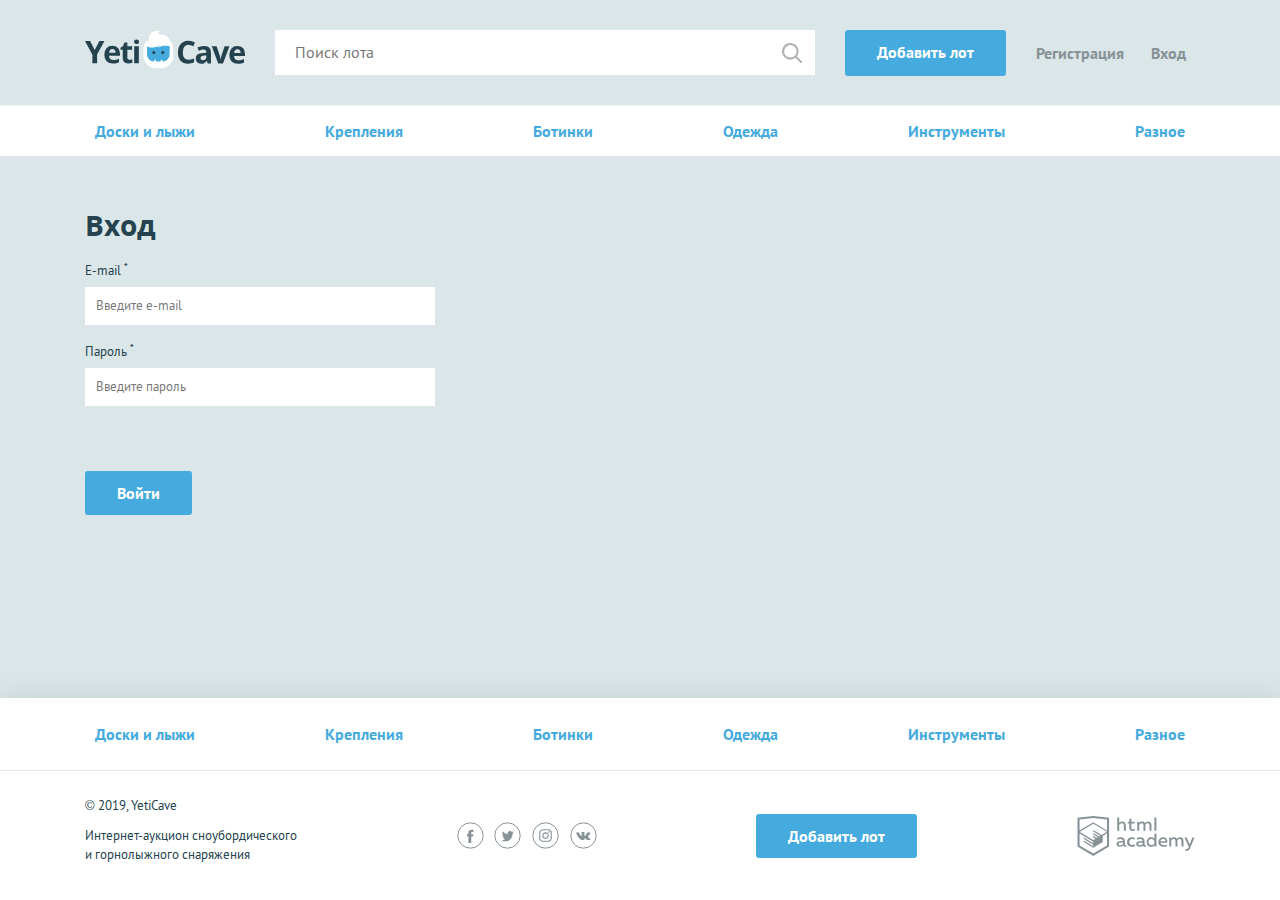
<file: pages/login.html>
<!DOCTYPE html>
<html lang="ru">
<head>
  <meta charset="UTF-8">
  <title>Вход</title>
  <link href="../css/normalize.min.css" rel="stylesheet">
  <link href="../css/style.css" rel="stylesheet">
</head>
<body>

<div class="page-wrapper">

  <header class="main-header">
    <div class="main-header__container container">
      <h1 class="visually-hidden">YetiCave</h1>
      <a class="main-header__logo" href="index.html">
        <img src="../img/logo.svg" width="160" height="39" alt="Логотип компании YetiCave">
      </a>
      <form class="main-header__search" method="get" action="https://echo.htmlacademy.ru" autocomplete="off">
        <input type="search" name="search" placeholder="Поиск лота">
        <input class="main-header__search-btn" type="submit" name="find" value="Найти">
      </form>
      <a class="main-header__add-lot button" href="add-lot.html">Добавить лот</a>
      <nav class="user-menu">
        <ul class="user-menu__list">
          <li class="user-menu__item">
            <a href="sign-up.html">Регистрация</a>
          </li>
          <li class="user-menu__item">
            <a href="login.html">Вход</a>
          </li>
        </ul>
      </nav>
    </div>
  </header>

  <main>
    <nav class="nav">
      <ul class="nav__list container">
        <li class="nav__item">
          <a href="all-lots.html">Доски и лыжи</a>
        </li>
        <li class="nav__item">
          <a href="all-lots.html">Крепления</a>
        </li>
        <li class="nav__item">
          <a href="all-lots.html">Ботинки</a>
        </li>
        <li class="nav__item">
          <a href="all-lots.html">Одежда</a>
        </li>
        <li class="nav__item">
          <a href="all-lots.html">Инструменты</a>
        </li>
        <li class="nav__item">
          <a href="all-lots.html">Разное</a>
        </li>
      </ul>
    </nav>
    <form class="form container" action="https://echo.htmlacademy.ru" method="post"> <!-- form--invalid -->
      <h2>Вход</h2>
      <div class="form__item"> <!-- form__item--invalid -->
        <label for="email">E-mail <sup>*</sup></label>
        <input id="email" type="text" name="email" placeholder="Введите e-mail">
        <span class="form__error">Введите e-mail</span>
      </div>
      <div class="form__item form__item--last">
        <label for="password">Пароль <sup>*</sup></label>
        <input id="password" type="password" name="password" placeholder="Введите пароль">
        <span class="form__error">Введите пароль</span>
      </div>
      <button type="submit" class="button">Войти</button>
    </form>
  </main>

</div>

<footer class="main-footer">
  <nav class="nav">
    <ul class="nav__list container">
      <li class="nav__item">
        <a href="all-lots.html">Доски и лыжи</a>
      </li>
      <li class="nav__item">
        <a href="all-lots.html">Крепления</a>
      </li>
      <li class="nav__item">
        <a href="all-lots.html">Ботинки</a>
      </li>
      <li class="nav__item">
        <a href="all-lots.html">Одежда</a>
      </li>
      <li class="nav__item">
        <a href="all-lots.html">Инструменты</a>
      </li>
      <li class="nav__item">
        <a href="all-lots.html">Разное</a>
      </li>
    </ul>
  </nav>
  <div class="main-footer__bottom container">
    <div class="main-footer__copyright">
      <p>© 2019, YetiCave</p>
      <p>Интернет-аукцион сноубордического и горнолыжного снаряжения</p>
    </div>
    <div class="main-footer__social social">
      <span class="visually-hidden">Мы в соцсетях:</span>
      <a class="social__link social__link--facebook" href="#">
        <span class="visually-hidden">Facebook</span>
        <svg width="27" height="27" viewBox="0 0 27 27" xmlns="http://www.w3.org/2000/svg"><circle stroke="#879296" fill="none" cx="13.5" cy="13.5" r="12.667"/><path fill="#879296" d="M14.26 20.983h-2.816v-6.626H10.04v-2.28h1.404v-1.364c0-1.862.79-2.922 3.04-2.922h1.87v2.28h-1.17c-.876 0-.972.322-.972.916v1.14h2.212l-.245 2.28h-1.92v6.625z"/></svg>
      </a>
      <span class="visually-hidden">,</span>
      <a class="social__link social__link--twitter" href="#">
        <span class="visually-hidden">Twitter</span>
        <svg width="27" height="27" viewBox="0 0 27 27" xmlns="http://www.w3.org/2000/svg"><circle stroke="#879296" fill="none" cx="13.5" cy="13.5" r="12.687"/><path fill="#879296" d="M18.38 10.572c.525-.336.913-.848 1.092-1.445-.485.305-1.02.52-1.58.635-.458-.525-1.12-.827-1.816-.83-1.388.063-2.473 1.226-2.44 2.615-.002.2.02.4.06.596-2.017-.144-3.87-1.16-5.076-2.78-.22.403-.335.856-.332 1.315-.01.865.403 1.68 1.104 2.188-.397-.016-.782-.13-1.123-.333-.03 1.207.78 2.272 1.95 2.567-.21.06-.43.09-.653.088-.155.015-.313.015-.47 0 .3 1.045 1.238 1.777 2.324 1.815-.864.724-1.956 1.12-3.083 1.122-.198.013-.397.013-.595 0 1.12.767 2.447 1.18 3.805 1.182 4.57 0 7.066-3.992 7.066-7.456v-.34c.49-.375.912-.835 1.24-1.357-.465.218-.963.36-1.473.42z"/></svg>
      </a>
      <span class="visually-hidden">,</span>
      <a class="social__link social__link--instagram" href="#">
        <span class="visually-hidden">Instagram</span>
        <svg width="27" height="27" viewBox="0 0 27 27" xmlns="http://www.w3.org/2000/svg"><circle stroke="#879296" fill="none" cx="13.5" cy="13.5" r="12.687"/><path fill="#879296" d="M13.5 8.3h2.567c.403.002.803.075 1.18.213.552.213.988.65 1.2 1.2.14.38.213.778.216 1.18v5.136c-.003.403-.076.803-.215 1.18-.213.552-.65.988-1.2 1.2-.378.14-.778.213-1.18.216h-5.135c-.403-.003-.802-.076-1.18-.215-.552-.214-.988-.65-1.2-1.2-.14-.38-.212-.78-.215-1.182V13.46v-2.566c.003-.403.076-.802.214-1.18.213-.552.65-.988 1.2-1.2.38-.14.778-.212 1.18-.215H13.5m0-1.143h-2.616c-.526.01-1.048.108-1.54.292-.853.33-1.527 1-1.856 1.854-.184.493-.283 1.014-.292 1.542v5.232c.01.526.108 1.048.292 1.54.33.853 1.003 1.527 1.855 1.856.493.184 1.015.283 1.54.293H16.117c.527-.01 1.048-.11 1.54-.293.854-.33 1.527-1.003 1.856-1.855.184-.493.283-1.015.293-1.54V13.46v-2.614c-.01-.528-.11-1.05-.293-1.542-.33-.853-1.002-1.525-1.855-1.855-.493-.185-1.014-.283-1.54-.293-.665.01-.89 0-2.617 0zm0 3.093c-2.51.007-4.07 2.73-2.808 4.898 1.26 2.17 4.398 2.16 5.645-.017.285-.495.434-1.058.433-1.63-.006-1.8-1.47-3.256-3.27-3.25zm0 5.378c-1.63-.007-2.64-1.777-1.82-3.185.823-1.41 2.86-1.4 3.67.017.18.316.276.675.278 1.04.006 1.177-.95 2.133-2.128 2.128zm4.118-5.524c0 .58-.626.94-1.127.65-.5-.29-.5-1.012 0-1.3.116-.067.245-.102.378-.102.418-.005.76.333.76.752z"/></svg>
      </a>
      <span class="visually-hidden">,</span>
      <a class="social__link social__link--vkontakte" href="#">
        <span class="visually-hidden">Вконтакте</span>
        <svg width="27" height="27" viewBox="0 0 27 27" xmlns="http://www.w3.org/2000/svg"><circle stroke="#879296" fill="none" cx="13.5" cy="13.5" r="12.666"/><path fill="#879296" d="M13.92 18.07c.142-.016.278-.074.39-.166.077-.107.118-.237.116-.37 0 0 0-1.13.516-1.296.517-.165 1.208 1.09 1.95 1.58.276.213.624.314.973.28h1.95s.973-.057.525-.837c-.38-.62-.865-1.17-1.432-1.626-1.208-1.1-1.043-.916.41-2.816.886-1.16 1.236-1.86 1.13-2.163-.108-.302-.76-.214-.76-.214h-2.164c-.092-.026-.19-.026-.282 0-.083.058-.15.135-.195.225-.224.57-.49 1.125-.8 1.656-.973 1.61-1.344 1.697-1.51 1.59-.37-.234-.272-.975-.272-1.433 0-1.56.243-2.202-.468-2.377-.32-.075-.647-.108-.974-.098-.604-.052-1.213.01-1.793.186-.243.116-.438.38-.32.4.245.018.474.13.642.31.152.303.225.638.214.975 0 0 .127 1.832-.302 2.056-.43.223-.692-.167-1.55-1.618-.29-.506-.547-1.03-.77-1.57-.038-.09-.098-.17-.174-.233-.1-.065-.214-.108-.332-.128H6.485s-.312 0-.42.137c-.106.135 0 .36 0 .36.87 2 2.022 3.868 3.42 5.543.923.996 2.21 1.573 3.567 1.598z"/></svg>
      </a>
    </div>
    <a class="main-footer__add-lot button" href="add-lot.html">Добавить лот</a>
    <div class="main-footer__developed-by">
      <span class="visually-hidden">Разработано:</span>
      <a class="logo-academy" href="https://htmlacademy.ru/intensive/php">
        <span class="visually-hidden">HTML Academy</span>
        <svg width="118" height="40" xmlns="http://www.w3.org/2000/svg" viewBox="0 0 117.01 40">
          <path fill="#879296"
                d="M280.33,109.39a2.14,2.14,0,0,1-.6.11.59.59,0,0,1-.66-.66v-3.24c0-2.73-1.62-4-4.18-4a11.08,11.08,0,0,0-3.47.6v1.85a8.05,8.05,0,0,1,3.26-.7c1.54,0,2.37.79,2.37,1.92v.32a12,12,0,0,0-2.36-.26c-1.88,0-4,.72-4,3,0,1.87,1.53,2.77,3.17,2.77a5.25,5.25,0,0,0,3.41-1.17,1.81,1.81,0,0,0,1.81,1.06,3.52,3.52,0,0,0,1.28-.23v-1.45Zm-3.28-.85a3.68,3.68,0,0,1-2.62,1.07c-.9,0-1.7-.45-1.7-1.34,0-1.13,1.21-1.49,2.36-1.49a10.56,10.56,0,0,1,2,.23v1.53Zm9,2.64a6.81,6.81,0,0,0,3-.62V108.7a5.44,5.44,0,0,1-2.64.7,3,3,0,1,1,0-6,4.42,4.42,0,0,1,2.51.75v-1.85a5.47,5.47,0,0,0-2.79-.7,4.69,4.69,0,0,0-5,4.84,4.57,4.57,0,0,0,4.88,4.69Zm8.29-5.8c-1.88,0-4,.72-4,3,0,1.87,1.53,2.77,3.17,2.77a5.25,5.25,0,0,0,3.41-1.17,1.81,1.81,0,0,0,1.81,1.05,3.54,3.54,0,0,0,1.28-.23v-1.45a2.13,2.13,0,0,1-.6.11.59.59,0,0,1-.66-.66v-3.24c0-2.73-1.62-4-4.18-4a11.08,11.08,0,0,0-3.47.6v1.85a8.05,8.05,0,0,1,3.26-.7c1.55,0,2.37.79,2.37,1.92v.32a12,12,0,0,0-2.36-.26Zm2.36,3.17a3.68,3.68,0,0,1-2.62,1.07c-.9,0-1.7-.45-1.7-1.34,0-1.13,1.21-1.49,2.36-1.49a10.56,10.56,0,0,1,2,.23v1.53Zm4.11-2.13a4.49,4.49,0,0,0,4.48,4.77,4.21,4.21,0,0,0,3.47-1.68v1.43h1.81V97.75h-2v5.31a4.19,4.19,0,0,0-3.26-1.41,4.49,4.49,0,0,0-4.48,4.77Zm7.73-1.11v2.2a3.15,3.15,0,0,1-2.88,1.9,3,3,0,0,1,0-6,3.16,3.16,0,0,1,2.88,1.88Zm9.12,5.88a7.75,7.75,0,0,0,3.24-.62v-1.73a6.62,6.62,0,0,1-2.86.64c-1.66,0-3.24-.68-3.47-2.3h6.8c.58-2.62-.66-5.52-4.26-5.52a4.53,4.53,0,0,0-4.58,4.77c0,3.18,2.36,4.77,5.13,4.77Zm-.45-7.86a2.13,2.13,0,0,1,2.36,2.34h-5a2.47,2.47,0,0,1,2.66-2.34Zm18.43,2v5.6h2v-5.65a3.32,3.32,0,0,0-3.43-3.64A4.48,4.48,0,0,0,331,103.1a3.09,3.09,0,0,0-2.83-1.45,4.13,4.13,0,0,0-3,1.38v-1.13h-1.79v9h2v-6.11a3.21,3.21,0,0,1,2.39-1.39,1.72,1.72,0,0,1,1.79,1.9v5.6h2v-5.65c0-.21,0-.41,0-.62a3,3,0,0,1,2.24-1.22,1.72,1.72,0,0,1,1.79,1.9Zm13-3.45h-2.11l-2.69,6.82-3.05-6.82h-2.15l4.3,9.12-.19.45c-.53,1.41-1.26,2.11-2.24,2.11a3.13,3.13,0,0,1-.92-.13v1.71a5.12,5.12,0,0,0,1.19.15c1.38,0,2.66-.79,3.64-3.15l4.24-10.27ZM273.33,89.11a3.18,3.18,0,0,1,2.53-1.51A2,2,0,0,1,278,89.77V95.1h2v-5.6a3.52,3.52,0,0,0-3.73-3.69,4.12,4.12,0,0,0-2.92,1.24V81.91h-2V95.1h2v-6Zm10.18,3.24c0,2.11,1.36,3,3.11,3a7.39,7.39,0,0,0,2.43-.4V93.2a4.87,4.87,0,0,1-1.83.36c-1.17,0-1.72-.4-1.72-1.58V87.83h3.28V86.06h-3.28V82.84l-2,.49v2.73h-1.62v1.77h1.62v4.52ZM293.38,89a3.21,3.21,0,0,1,2.39-1.39,1.72,1.72,0,0,1,1.79,1.9v5.6h2V89.45c0-.21,0-.41,0-.62a3,3,0,0,1,2.24-1.22,1.72,1.72,0,0,1,1.79,1.9v5.6h2V89.45a3.32,3.32,0,0,0-3.43-3.64A4.47,4.47,0,0,0,299,87.26a3.09,3.09,0,0,0-2.83-1.45,4.13,4.13,0,0,0-3,1.38V86.06h-1.79v9h2V89Zm15.16-7.09h2V95.1h-2Zm-61.11-1.57L231.64,82v28.95l15.79,9.4,15.79-9.4V82L247.6,80.35l-.17,0Zm13.73,29.43-13.73,8.17-13.73-8.17V97.9L247.37,106l0,1.47L238,101.93v1.43l9.41,5.66,0,1.51-9.41-5.6v1.43l9.41,5.66,9.5-5.69V104.9h0v-4.67l4.23-2.53v12.06Zm0-13.6-3.76,2.21-1.73,1-8.27-4.92v1.43l7.07,4.2-.06,0-.15.09-1,.59-5.83-3.47v1.43l4.61,2.74-1.09.73,0,0-3.48-2v1.43l2.28,1.34-2.33,1.4-13.6-8.08,13.62-8.19h0l13.79,8Zm0-1.44-13.8-8.14h0l-13.65,8.13V83.85l13.73-1.44,13.73,1.44V94.72Z"
                transform="translate(-231.64 -80.34)"/>
        </svg>
      </a>
    </div>
  </div>
</footer>

</body>
</html>
</file>
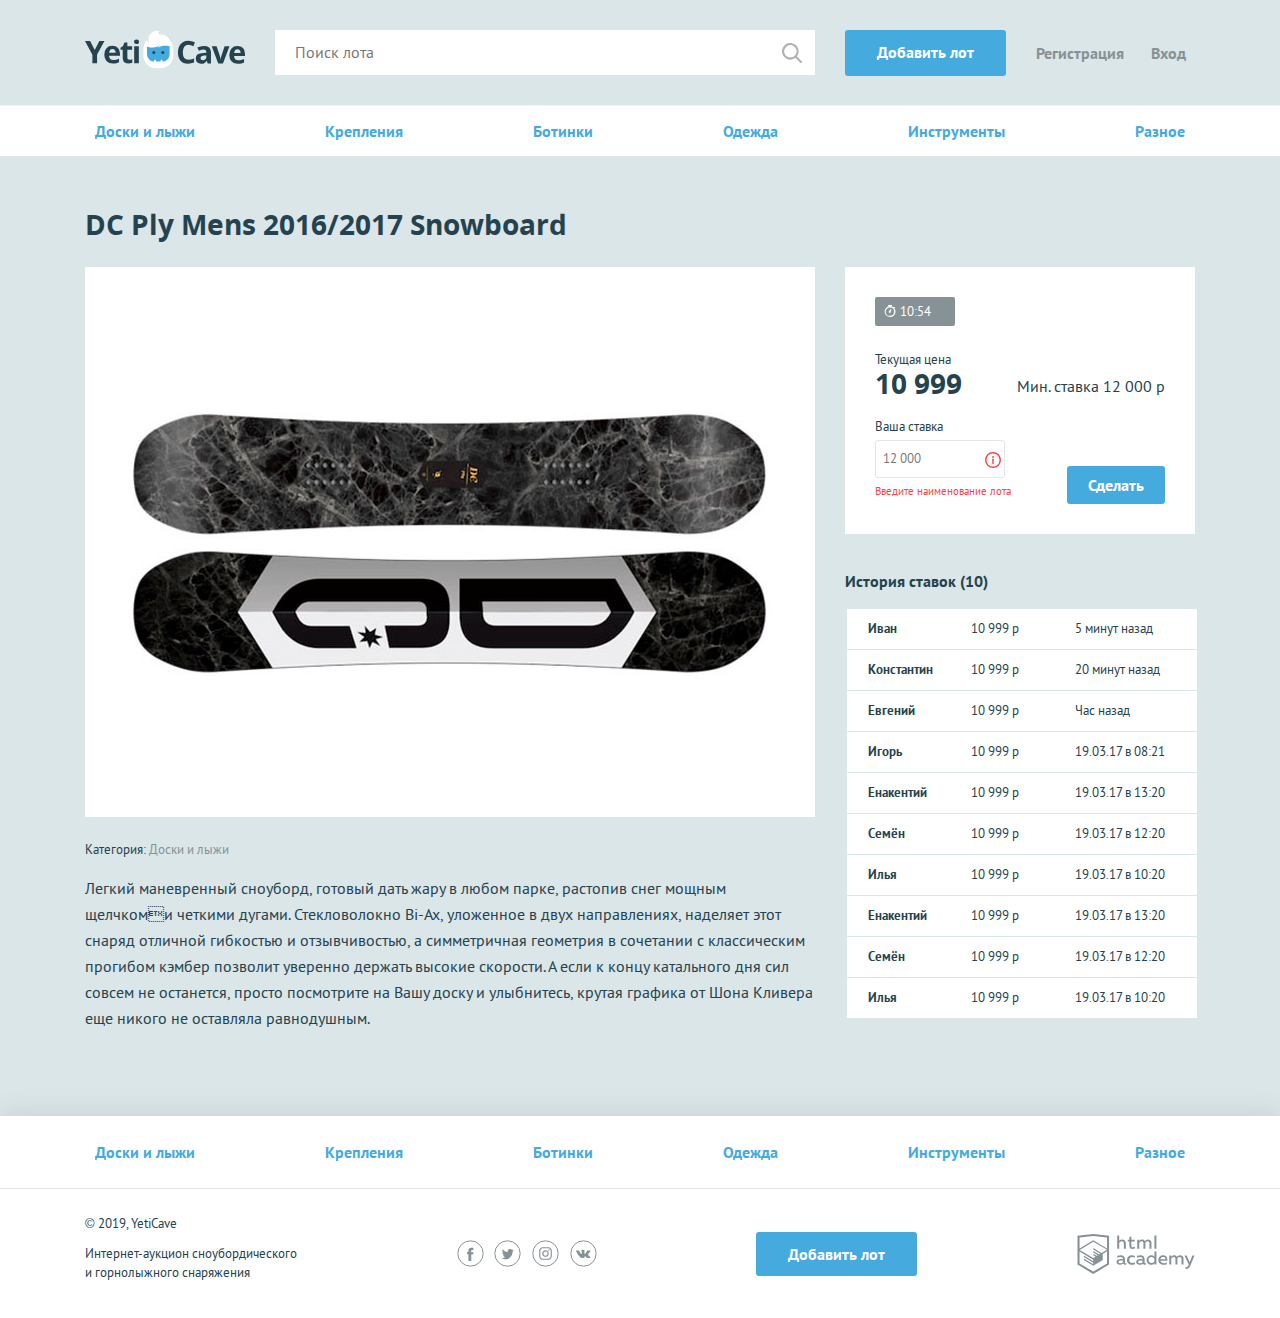
<file: pages/lot.html>
<!DOCTYPE html>
<html lang="ru">
<head>
  <meta charset="UTF-8">
  <title>DC Ply Mens 2016/2017 Snowboard</title>
  <link href="../css/normalize.min.css" rel="stylesheet">
  <link href="../css/style.css" rel="stylesheet">
</head>
<body>

<div class="page-wrapper">

  <header class="main-header">
    <div class="main-header__container container">
      <h1 class="visually-hidden">YetiCave</h1>
      <a class="main-header__logo" href="index.html">
        <img src="../img/logo.svg" width="160" height="39" alt="Логотип компании YetiCave">
      </a>
      <form class="main-header__search" method="get" action="https://echo.htmlacademy.ru" autocomplete="off">
        <input type="search" name="search" placeholder="Поиск лота">
        <input class="main-header__search-btn" type="submit" name="find" value="Найти">
      </form>
      <a class="main-header__add-lot button" href="add-lot.html">Добавить лот</a>
      <nav class="user-menu">
        <ul class="user-menu__list">
          <li class="user-menu__item">
            <a href="sign-up.html">Регистрация</a>
          </li>
          <li class="user-menu__item">
            <a href="login.html">Вход</a>
          </li>
        </ul>
      </nav>
    </div>
  </header>

  <main>
    <nav class="nav">
      <ul class="nav__list container">
        <li class="nav__item">
          <a href="all-lots.html">Доски и лыжи</a>
        </li>
        <li class="nav__item">
          <a href="all-lots.html">Крепления</a>
        </li>
        <li class="nav__item">
          <a href="all-lots.html">Ботинки</a>
        </li>
        <li class="nav__item">
          <a href="all-lots.html">Одежда</a>
        </li>
        <li class="nav__item">
          <a href="all-lots.html">Инструменты</a>
        </li>
        <li class="nav__item">
          <a href="all-lots.html">Разное</a>
        </li>
      </ul>
    </nav>
    <section class="lot-item container">
      <h2>DC Ply Mens 2016/2017 Snowboard</h2>
      <div class="lot-item__content">
        <div class="lot-item__left">
          <div class="lot-item__image">
            <img src="../img/lot-image.jpg" width="730" height="548" alt="Сноуборд">
          </div>
          <p class="lot-item__category">Категория: <span>Доски и лыжи</span></p>
          <p class="lot-item__description">Легкий маневренный сноуборд, готовый дать жару в любом парке, растопив
            снег
            мощным щелчкоми четкими дугами. Стекловолокно Bi-Ax, уложенное в двух направлениях, наделяет этот
            снаряд
            отличной гибкостью и отзывчивостью, а симметричная геометрия в сочетании с классическим прогибом
            кэмбер
            позволит уверенно держать высокие скорости. А если к концу катального дня сил совсем не останется,
            просто
            посмотрите на Вашу доску и улыбнитесь, крутая графика от Шона Кливера еще никого не оставляла
            равнодушным.</p>
        </div>
        <div class="lot-item__right">
          <div class="lot-item__state">
            <div class="lot-item__timer timer">
              10:54
            </div>
            <div class="lot-item__cost-state">
              <div class="lot-item__rate">
                <span class="lot-item__amount">Текущая цена</span>
                <span class="lot-item__cost">10 999</span>
              </div>
              <div class="lot-item__min-cost">
                Мин. ставка <span>12 000 р</span>
              </div>
            </div>
            <form class="lot-item__form" action="https://echo.htmlacademy.ru" method="post" autocomplete="off">
              <p class="lot-item__form-item form__item form__item--invalid">
                <label for="cost">Ваша ставка</label>
                <input id="cost" type="text" name="cost" placeholder="12 000">
                <span class="form__error">Введите наименование лота</span>
              </p>
              <button type="submit" class="button">Сделать ставку</button>
            </form>
          </div>
          <div class="history">
            <h3>История ставок (<span>10</span>)</h3>
            <table class="history__list">
              <tr class="history__item">
                <td class="history__name">Иван</td>
                <td class="history__price">10 999 р</td>
                <td class="history__time">5 минут назад</td>
              </tr>
              <tr class="history__item">
                <td class="history__name">Константин</td>
                <td class="history__price">10 999 р</td>
                <td class="history__time">20 минут назад</td>
              </tr>
              <tr class="history__item">
                <td class="history__name">Евгений</td>
                <td class="history__price">10 999 р</td>
                <td class="history__time">Час назад</td>
              </tr>
              <tr class="history__item">
                <td class="history__name">Игорь</td>
                <td class="history__price">10 999 р</td>
                <td class="history__time">19.03.17 в 08:21</td>
              </tr>
              <tr class="history__item">
                <td class="history__name">Енакентий</td>
                <td class="history__price">10 999 р</td>
                <td class="history__time">19.03.17 в 13:20</td>
              </tr>
              <tr class="history__item">
                <td class="history__name">Семён</td>
                <td class="history__price">10 999 р</td>
                <td class="history__time">19.03.17 в 12:20</td>
              </tr>
              <tr class="history__item">
                <td class="history__name">Илья</td>
                <td class="history__price">10 999 р</td>
                <td class="history__time">19.03.17 в 10:20</td>
              </tr>
              <tr class="history__item">
                <td class="history__name">Енакентий</td>
                <td class="history__price">10 999 р</td>
                <td class="history__time">19.03.17 в 13:20</td>
              </tr>
              <tr class="history__item">
                <td class="history__name">Семён</td>
                <td class="history__price">10 999 р</td>
                <td class="history__time">19.03.17 в 12:20</td>
              </tr>
              <tr class="history__item">
                <td class="history__name">Илья</td>
                <td class="history__price">10 999 р</td>
                <td class="history__time">19.03.17 в 10:20</td>
              </tr>
            </table>
          </div>
        </div>
      </div>
    </section>
  </main>

</div>

<footer class="main-footer">
  <nav class="nav">
    <ul class="nav__list container">
      <li class="nav__item">
        <a href="all-lots.html">Доски и лыжи</a>
      </li>
      <li class="nav__item">
        <a href="all-lots.html">Крепления</a>
      </li>
      <li class="nav__item">
        <a href="all-lots.html">Ботинки</a>
      </li>
      <li class="nav__item">
        <a href="all-lots.html">Одежда</a>
      </li>
      <li class="nav__item">
        <a href="all-lots.html">Инструменты</a>
      </li>
      <li class="nav__item">
        <a href="all-lots.html">Разное</a>
      </li>
    </ul>
  </nav>
  <div class="main-footer__bottom container">
    <div class="main-footer__copyright">
      <p>© 2019, YetiCave</p>
      <p>Интернет-аукцион сноубордического и горнолыжного снаряжения</p>
    </div>
    <div class="main-footer__social social">
      <span class="visually-hidden">Мы в соцсетях:</span>
      <a class="social__link social__link--facebook" href="#">
        <span class="visually-hidden">Facebook</span>
        <svg width="27" height="27" viewBox="0 0 27 27" xmlns="http://www.w3.org/2000/svg"><circle stroke="#879296" fill="none" cx="13.5" cy="13.5" r="12.667"/><path fill="#879296" d="M14.26 20.983h-2.816v-6.626H10.04v-2.28h1.404v-1.364c0-1.862.79-2.922 3.04-2.922h1.87v2.28h-1.17c-.876 0-.972.322-.972.916v1.14h2.212l-.245 2.28h-1.92v6.625z"/></svg>
      </a>
      <span class="visually-hidden">,</span>
      <a class="social__link social__link--twitter" href="#">
        <span class="visually-hidden">Twitter</span>
        <svg width="27" height="27" viewBox="0 0 27 27" xmlns="http://www.w3.org/2000/svg"><circle stroke="#879296" fill="none" cx="13.5" cy="13.5" r="12.687"/><path fill="#879296" d="M18.38 10.572c.525-.336.913-.848 1.092-1.445-.485.305-1.02.52-1.58.635-.458-.525-1.12-.827-1.816-.83-1.388.063-2.473 1.226-2.44 2.615-.002.2.02.4.06.596-2.017-.144-3.87-1.16-5.076-2.78-.22.403-.335.856-.332 1.315-.01.865.403 1.68 1.104 2.188-.397-.016-.782-.13-1.123-.333-.03 1.207.78 2.272 1.95 2.567-.21.06-.43.09-.653.088-.155.015-.313.015-.47 0 .3 1.045 1.238 1.777 2.324 1.815-.864.724-1.956 1.12-3.083 1.122-.198.013-.397.013-.595 0 1.12.767 2.447 1.18 3.805 1.182 4.57 0 7.066-3.992 7.066-7.456v-.34c.49-.375.912-.835 1.24-1.357-.465.218-.963.36-1.473.42z"/></svg>
      </a>
      <span class="visually-hidden">,</span>
      <a class="social__link social__link--instagram" href="#">
        <span class="visually-hidden">Instagram</span>
        <svg width="27" height="27" viewBox="0 0 27 27" xmlns="http://www.w3.org/2000/svg"><circle stroke="#879296" fill="none" cx="13.5" cy="13.5" r="12.687"/><path fill="#879296" d="M13.5 8.3h2.567c.403.002.803.075 1.18.213.552.213.988.65 1.2 1.2.14.38.213.778.216 1.18v5.136c-.003.403-.076.803-.215 1.18-.213.552-.65.988-1.2 1.2-.378.14-.778.213-1.18.216h-5.135c-.403-.003-.802-.076-1.18-.215-.552-.214-.988-.65-1.2-1.2-.14-.38-.212-.78-.215-1.182V13.46v-2.566c.003-.403.076-.802.214-1.18.213-.552.65-.988 1.2-1.2.38-.14.778-.212 1.18-.215H13.5m0-1.143h-2.616c-.526.01-1.048.108-1.54.292-.853.33-1.527 1-1.856 1.854-.184.493-.283 1.014-.292 1.542v5.232c.01.526.108 1.048.292 1.54.33.853 1.003 1.527 1.855 1.856.493.184 1.015.283 1.54.293H16.117c.527-.01 1.048-.11 1.54-.293.854-.33 1.527-1.003 1.856-1.855.184-.493.283-1.015.293-1.54V13.46v-2.614c-.01-.528-.11-1.05-.293-1.542-.33-.853-1.002-1.525-1.855-1.855-.493-.185-1.014-.283-1.54-.293-.665.01-.89 0-2.617 0zm0 3.093c-2.51.007-4.07 2.73-2.808 4.898 1.26 2.17 4.398 2.16 5.645-.017.285-.495.434-1.058.433-1.63-.006-1.8-1.47-3.256-3.27-3.25zm0 5.378c-1.63-.007-2.64-1.777-1.82-3.185.823-1.41 2.86-1.4 3.67.017.18.316.276.675.278 1.04.006 1.177-.95 2.133-2.128 2.128zm4.118-5.524c0 .58-.626.94-1.127.65-.5-.29-.5-1.012 0-1.3.116-.067.245-.102.378-.102.418-.005.76.333.76.752z"/></svg>
      </a>
      <span class="visually-hidden">,</span>
      <a class="social__link social__link--vkontakte" href="#">
        <span class="visually-hidden">Вконтакте</span>
        <svg width="27" height="27" viewBox="0 0 27 27" xmlns="http://www.w3.org/2000/svg"><circle stroke="#879296" fill="none" cx="13.5" cy="13.5" r="12.666"/><path fill="#879296" d="M13.92 18.07c.142-.016.278-.074.39-.166.077-.107.118-.237.116-.37 0 0 0-1.13.516-1.296.517-.165 1.208 1.09 1.95 1.58.276.213.624.314.973.28h1.95s.973-.057.525-.837c-.38-.62-.865-1.17-1.432-1.626-1.208-1.1-1.043-.916.41-2.816.886-1.16 1.236-1.86 1.13-2.163-.108-.302-.76-.214-.76-.214h-2.164c-.092-.026-.19-.026-.282 0-.083.058-.15.135-.195.225-.224.57-.49 1.125-.8 1.656-.973 1.61-1.344 1.697-1.51 1.59-.37-.234-.272-.975-.272-1.433 0-1.56.243-2.202-.468-2.377-.32-.075-.647-.108-.974-.098-.604-.052-1.213.01-1.793.186-.243.116-.438.38-.32.4.245.018.474.13.642.31.152.303.225.638.214.975 0 0 .127 1.832-.302 2.056-.43.223-.692-.167-1.55-1.618-.29-.506-.547-1.03-.77-1.57-.038-.09-.098-.17-.174-.233-.1-.065-.214-.108-.332-.128H6.485s-.312 0-.42.137c-.106.135 0 .36 0 .36.87 2 2.022 3.868 3.42 5.543.923.996 2.21 1.573 3.567 1.598z"/></svg>
      </a>
    </div>
    <a class="main-footer__add-lot button" href="add-lot.html">Добавить лот</a>
    <div class="main-footer__developed-by">
      <span class="visually-hidden">Разработано:</span>
      <a class="logo-academy" href="https://htmlacademy.ru/intensive/php">
        <span class="visually-hidden">HTML Academy</span>
        <svg width="118" height="40" xmlns="http://www.w3.org/2000/svg" viewBox="0 0 117.01 40">
          <path fill="#879296"
                d="M280.33,109.39a2.14,2.14,0,0,1-.6.11.59.59,0,0,1-.66-.66v-3.24c0-2.73-1.62-4-4.18-4a11.08,11.08,0,0,0-3.47.6v1.85a8.05,8.05,0,0,1,3.26-.7c1.54,0,2.37.79,2.37,1.92v.32a12,12,0,0,0-2.36-.26c-1.88,0-4,.72-4,3,0,1.87,1.53,2.77,3.17,2.77a5.25,5.25,0,0,0,3.41-1.17,1.81,1.81,0,0,0,1.81,1.06,3.52,3.52,0,0,0,1.28-.23v-1.45Zm-3.28-.85a3.68,3.68,0,0,1-2.62,1.07c-.9,0-1.7-.45-1.7-1.34,0-1.13,1.21-1.49,2.36-1.49a10.56,10.56,0,0,1,2,.23v1.53Zm9,2.64a6.81,6.81,0,0,0,3-.62V108.7a5.44,5.44,0,0,1-2.64.7,3,3,0,1,1,0-6,4.42,4.42,0,0,1,2.51.75v-1.85a5.47,5.47,0,0,0-2.79-.7,4.69,4.69,0,0,0-5,4.84,4.57,4.57,0,0,0,4.88,4.69Zm8.29-5.8c-1.88,0-4,.72-4,3,0,1.87,1.53,2.77,3.17,2.77a5.25,5.25,0,0,0,3.41-1.17,1.81,1.81,0,0,0,1.81,1.05,3.54,3.54,0,0,0,1.28-.23v-1.45a2.13,2.13,0,0,1-.6.11.59.59,0,0,1-.66-.66v-3.24c0-2.73-1.62-4-4.18-4a11.08,11.08,0,0,0-3.47.6v1.85a8.05,8.05,0,0,1,3.26-.7c1.55,0,2.37.79,2.37,1.92v.32a12,12,0,0,0-2.36-.26Zm2.36,3.17a3.68,3.68,0,0,1-2.62,1.07c-.9,0-1.7-.45-1.7-1.34,0-1.13,1.21-1.49,2.36-1.49a10.56,10.56,0,0,1,2,.23v1.53Zm4.11-2.13a4.49,4.49,0,0,0,4.48,4.77,4.21,4.21,0,0,0,3.47-1.68v1.43h1.81V97.75h-2v5.31a4.19,4.19,0,0,0-3.26-1.41,4.49,4.49,0,0,0-4.48,4.77Zm7.73-1.11v2.2a3.15,3.15,0,0,1-2.88,1.9,3,3,0,0,1,0-6,3.16,3.16,0,0,1,2.88,1.88Zm9.12,5.88a7.75,7.75,0,0,0,3.24-.62v-1.73a6.62,6.62,0,0,1-2.86.64c-1.66,0-3.24-.68-3.47-2.3h6.8c.58-2.62-.66-5.52-4.26-5.52a4.53,4.53,0,0,0-4.58,4.77c0,3.18,2.36,4.77,5.13,4.77Zm-.45-7.86a2.13,2.13,0,0,1,2.36,2.34h-5a2.47,2.47,0,0,1,2.66-2.34Zm18.43,2v5.6h2v-5.65a3.32,3.32,0,0,0-3.43-3.64A4.48,4.48,0,0,0,331,103.1a3.09,3.09,0,0,0-2.83-1.45,4.13,4.13,0,0,0-3,1.38v-1.13h-1.79v9h2v-6.11a3.21,3.21,0,0,1,2.39-1.39,1.72,1.72,0,0,1,1.79,1.9v5.6h2v-5.65c0-.21,0-.41,0-.62a3,3,0,0,1,2.24-1.22,1.72,1.72,0,0,1,1.79,1.9Zm13-3.45h-2.11l-2.69,6.82-3.05-6.82h-2.15l4.3,9.12-.19.45c-.53,1.41-1.26,2.11-2.24,2.11a3.13,3.13,0,0,1-.92-.13v1.71a5.12,5.12,0,0,0,1.19.15c1.38,0,2.66-.79,3.64-3.15l4.24-10.27ZM273.33,89.11a3.18,3.18,0,0,1,2.53-1.51A2,2,0,0,1,278,89.77V95.1h2v-5.6a3.52,3.52,0,0,0-3.73-3.69,4.12,4.12,0,0,0-2.92,1.24V81.91h-2V95.1h2v-6Zm10.18,3.24c0,2.11,1.36,3,3.11,3a7.39,7.39,0,0,0,2.43-.4V93.2a4.87,4.87,0,0,1-1.83.36c-1.17,0-1.72-.4-1.72-1.58V87.83h3.28V86.06h-3.28V82.84l-2,.49v2.73h-1.62v1.77h1.62v4.52ZM293.38,89a3.21,3.21,0,0,1,2.39-1.39,1.72,1.72,0,0,1,1.79,1.9v5.6h2V89.45c0-.21,0-.41,0-.62a3,3,0,0,1,2.24-1.22,1.72,1.72,0,0,1,1.79,1.9v5.6h2V89.45a3.32,3.32,0,0,0-3.43-3.64A4.47,4.47,0,0,0,299,87.26a3.09,3.09,0,0,0-2.83-1.45,4.13,4.13,0,0,0-3,1.38V86.06h-1.79v9h2V89Zm15.16-7.09h2V95.1h-2Zm-61.11-1.57L231.64,82v28.95l15.79,9.4,15.79-9.4V82L247.6,80.35l-.17,0Zm13.73,29.43-13.73,8.17-13.73-8.17V97.9L247.37,106l0,1.47L238,101.93v1.43l9.41,5.66,0,1.51-9.41-5.6v1.43l9.41,5.66,9.5-5.69V104.9h0v-4.67l4.23-2.53v12.06Zm0-13.6-3.76,2.21-1.73,1-8.27-4.92v1.43l7.07,4.2-.06,0-.15.09-1,.59-5.83-3.47v1.43l4.61,2.74-1.09.73,0,0-3.48-2v1.43l2.28,1.34-2.33,1.4-13.6-8.08,13.62-8.19h0l13.79,8Zm0-1.44-13.8-8.14h0l-13.65,8.13V83.85l13.73-1.44,13.73,1.44V94.72Z"
                transform="translate(-231.64 -80.34)"/>
        </svg>
      </a>
    </div>
  </div>
</footer>

</body>
</html>
</file>
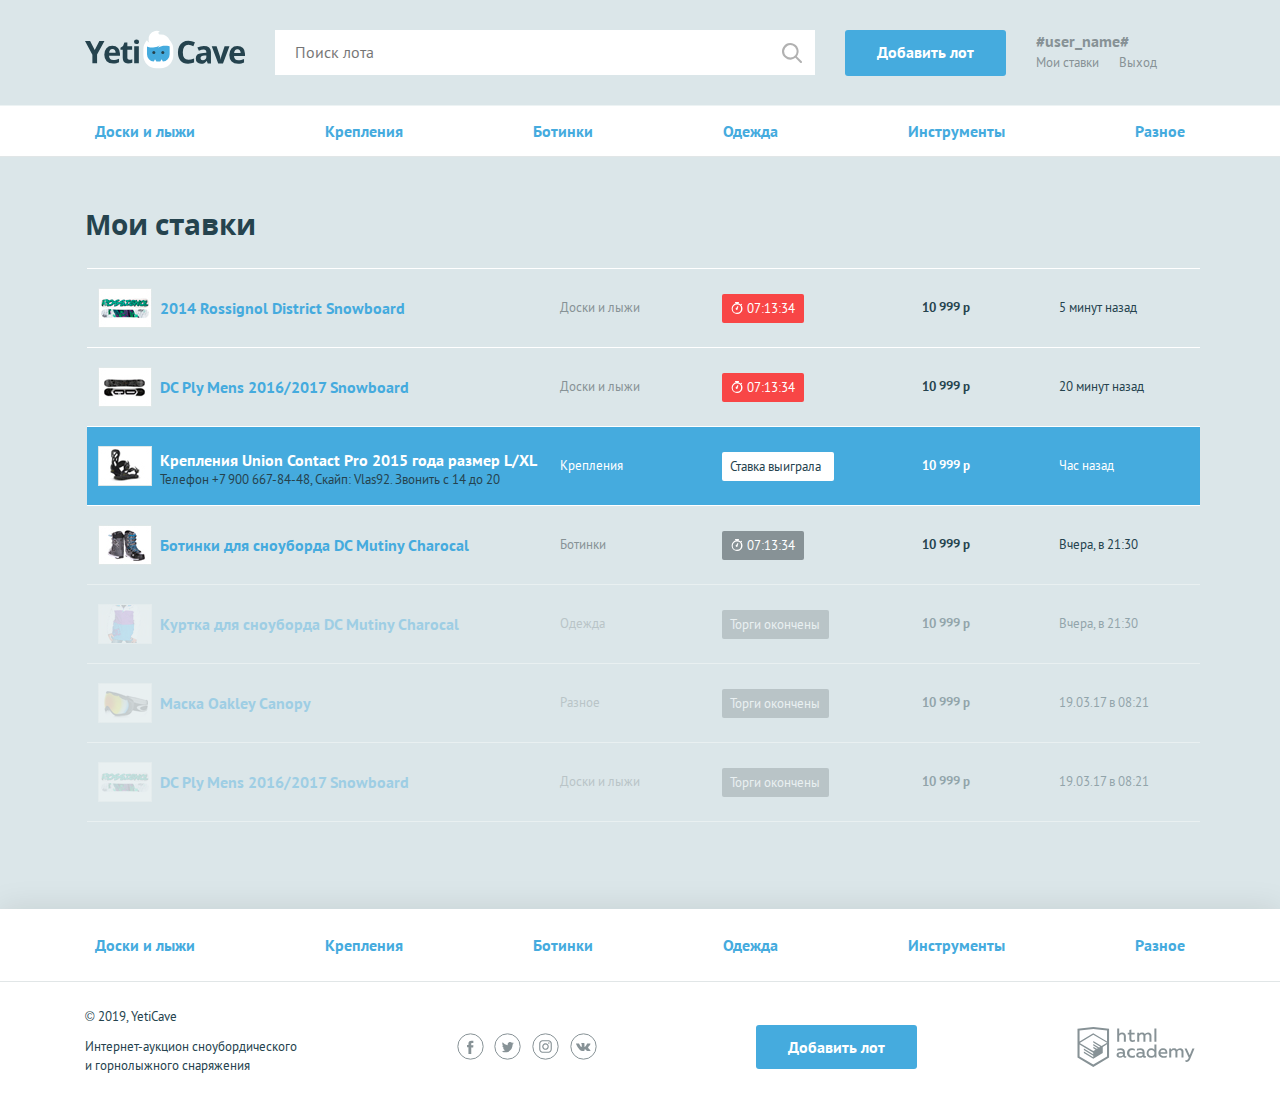
<file: pages/my-bets.html>
<!DOCTYPE html>
<html lang="ru">
<head>
  <meta charset="UTF-8">
  <title>Мои ставки</title>
  <link href="../css/normalize.min.css" rel="stylesheet">
  <link href="../css/style.css" rel="stylesheet">
</head>
<body>

<div class="page-wrapper">

  <header class="main-header">
    <div class="main-header__container container">
      <h1 class="visually-hidden">YetiCave</h1>
      <a class="main-header__logo" href="index.html">
        <img src="../img/logo.svg" width="160" height="39" alt="Логотип компании YetiCave">
      </a>
      <form class="main-header__search" method="get" action="https://echo.htmlacademy.ru" autocomplete="off">
        <input type="search" name="search" placeholder="Поиск лота">
        <input class="main-header__search-btn" type="submit" name="find" value="Найти">
      </form>
      <a class="main-header__add-lot button" href="add-lot.html">Добавить лот</a>
      <nav class="user-menu">
        <div class="user-menu__logged">
          <p>#user_name#</p>
          <a class="user-menu__bets user-menu" href="my-bets.html">Мои ставки</a>
          <a class="user-menu__logout" href="#">Выход</a>
        </div>
      </nav>
    </div>
  </header>

  <main>
    <nav class="nav">
      <ul class="nav__list container">
        <li class="nav__item">
          <a href="all-lots.html">Доски и лыжи</a>
        </li>
        <li class="nav__item">
          <a href="all-lots.html">Крепления</a>
        </li>
        <li class="nav__item">
          <a href="all-lots.html">Ботинки</a>
        </li>
        <li class="nav__item">
          <a href="all-lots.html">Одежда</a>
        </li>
        <li class="nav__item">
          <a href="all-lots.html">Инструменты</a>
        </li>
        <li class="nav__item">
          <a href="all-lots.html">Разное</a>
        </li>
      </ul>
    </nav>
    <section class="rates container">
      <h2>Мои ставки</h2>
      <table class="rates__list">
        <tr class="rates__item">
          <td class="rates__info">
            <div class="rates__img">
              <img src="../img/rate1.jpg" width="54" height="40" alt="Сноуборд">
            </div>
            <h3 class="rates__title"><a href="lot.html">2014 Rossignol District Snowboard</a></h3>
          </td>
          <td class="rates__category">
            Доски и лыжи
          </td>
          <td class="rates__timer">
            <div class="timer timer--finishing">07:13:34</div>
          </td>
          <td class="rates__price">
            10 999 р
          </td>
          <td class="rates__time">
            5 минут назад
          </td>
        </tr>
        <tr class="rates__item">
          <td class="rates__info">
            <div class="rates__img">
              <img src="../img/rate2.jpg" width="54" height="40" alt="Сноуборд">
            </div>
            <h3 class="rates__title"><a href="lot.html">DC Ply Mens 2016/2017 Snowboard</a></h3>
          </td>
          <td class="rates__category">
            Доски и лыжи
          </td>
          <td class="rates__timer">
            <div class="timer timer--finishing">07:13:34</div>
          </td>
          <td class="rates__price">
            10 999 р
          </td>
          <td class="rates__time">
            20 минут назад
          </td>
        </tr>
        <tr class="rates__item rates__item--win">
          <td class="rates__info">
            <div class="rates__img">
              <img src="../img/rate3.jpg" width="54" height="40" alt="Крепления">
            </div>
            <div>
              <h3 class="rates__title"><a href="lot.html">Крепления Union Contact Pro 2015 года размер L/XL</a></h3>
              <p>Телефон +7 900 667-84-48, Скайп: Vlas92. Звонить с 14 до 20</p>
            </div>
          </td>
          <td class="rates__category">
            Крепления
          </td>
          <td class="rates__timer">
            <div class="timer timer--win">Ставка выиграла</div>
          </td>
          <td class="rates__price">
            10 999 р
          </td>
          <td class="rates__time">
            Час назад
          </td>
        </tr>
        <tr class="rates__item">
          <td class="rates__info">
            <div class="rates__img">
              <img src="../img/rate4.jpg" width="54" height="40" alt="Ботинки">
            </div>
            <h3 class="rates__title"><a href="lot.html">Ботинки для сноуборда DC Mutiny Charocal</a></h3>
          </td>
          <td class="rates__category">
            Ботинки
          </td>
          <td class="rates__timer">
            <div class="timer">07:13:34</div>
          </td>
          <td class="rates__price">
            10 999 р
          </td>
          <td class="rates__time">
            Вчера, в 21:30
          </td>
        </tr>
        <tr class="rates__item rates__item--end">
          <td class="rates__info">
            <div class="rates__img">
              <img src="../img/rate5.jpg" width="54" height="40" alt="Куртка">
            </div>
            <h3 class="rates__title"><a href="lot.html">Куртка для сноуборда DC Mutiny Charocal</a></h3>
          </td>
          <td class="rates__category">
            Одежда
          </td>
          <td class="rates__timer">
            <div class="timer timer--end">Торги окончены</div>
          </td>
          <td class="rates__price">
            10 999 р
          </td>
          <td class="rates__time">
            Вчера, в 21:30
          </td>
        </tr>
        <tr class="rates__item rates__item--end">
          <td class="rates__info">
            <div class="rates__img">
              <img src="../img/rate6.jpg" width="54" height="40" alt="Маска">
            </div>
            <h3 class="rates__title"><a href="lot.html">Маска Oakley Canopy</a></h3>
          </td>
          <td class="rates__category">
            Разное
          </td>
          <td class="rates__timer">
            <div class="timer timer--end">Торги окончены</div>
          </td>
          <td class="rates__price">
            10 999 р
          </td>
          <td class="rates__time">
            19.03.17 в 08:21
          </td>
        </tr>
        <tr class="rates__item rates__item--end">
          <td class="rates__info">
            <div class="rates__img">
              <img src="../img/rate7.jpg" width="54" height="40" alt="Сноуборд">
            </div>
            <h3 class="rates__title"><a href="lot.html">DC Ply Mens 2016/2017 Snowboard</a></h3>
          </td>
          <td class="rates__category">
            Доски и лыжи
          </td>
          <td class="rates__timer">
            <div class="timer timer--end">Торги окончены</div>
          </td>
          <td class="rates__price">
            10 999 р
          </td>
          <td class="rates__time">
            19.03.17 в 08:21
          </td>
        </tr>
      </table>
    </section>
  </main>

</div>

<footer class="main-footer">
  <nav class="nav">
    <ul class="nav__list container">
      <li class="nav__item">
        <a href="all-lots.html">Доски и лыжи</a>
      </li>
      <li class="nav__item">
        <a href="all-lots.html">Крепления</a>
      </li>
      <li class="nav__item">
        <a href="all-lots.html">Ботинки</a>
      </li>
      <li class="nav__item">
        <a href="all-lots.html">Одежда</a>
      </li>
      <li class="nav__item">
        <a href="all-lots.html">Инструменты</a>
      </li>
      <li class="nav__item">
        <a href="all-lots.html">Разное</a>
      </li>
    </ul>
  </nav>
  <div class="main-footer__bottom container">
    <div class="main-footer__copyright">
      <p>© 2019, YetiCave</p>
      <p>Интернет-аукцион сноубордического и горнолыжного снаряжения</p>
    </div>
    <div class="main-footer__social social">
      <span class="visually-hidden">Мы в соцсетях:</span>
      <a class="social__link social__link--facebook" href="#">
        <span class="visually-hidden">Facebook</span>
        <svg width="27" height="27" viewBox="0 0 27 27" xmlns="http://www.w3.org/2000/svg"><circle stroke="#879296" fill="none" cx="13.5" cy="13.5" r="12.667"/><path fill="#879296" d="M14.26 20.983h-2.816v-6.626H10.04v-2.28h1.404v-1.364c0-1.862.79-2.922 3.04-2.922h1.87v2.28h-1.17c-.876 0-.972.322-.972.916v1.14h2.212l-.245 2.28h-1.92v6.625z"/></svg>
      </a>
      <span class="visually-hidden">,</span>
      <a class="social__link social__link--twitter" href="#">
        <span class="visually-hidden">Twitter</span>
        <svg width="27" height="27" viewBox="0 0 27 27" xmlns="http://www.w3.org/2000/svg"><circle stroke="#879296" fill="none" cx="13.5" cy="13.5" r="12.687"/><path fill="#879296" d="M18.38 10.572c.525-.336.913-.848 1.092-1.445-.485.305-1.02.52-1.58.635-.458-.525-1.12-.827-1.816-.83-1.388.063-2.473 1.226-2.44 2.615-.002.2.02.4.06.596-2.017-.144-3.87-1.16-5.076-2.78-.22.403-.335.856-.332 1.315-.01.865.403 1.68 1.104 2.188-.397-.016-.782-.13-1.123-.333-.03 1.207.78 2.272 1.95 2.567-.21.06-.43.09-.653.088-.155.015-.313.015-.47 0 .3 1.045 1.238 1.777 2.324 1.815-.864.724-1.956 1.12-3.083 1.122-.198.013-.397.013-.595 0 1.12.767 2.447 1.18 3.805 1.182 4.57 0 7.066-3.992 7.066-7.456v-.34c.49-.375.912-.835 1.24-1.357-.465.218-.963.36-1.473.42z"/></svg>
      </a>
      <span class="visually-hidden">,</span>
      <a class="social__link social__link--instagram" href="#">
        <span class="visually-hidden">Instagram</span>
        <svg width="27" height="27" viewBox="0 0 27 27" xmlns="http://www.w3.org/2000/svg"><circle stroke="#879296" fill="none" cx="13.5" cy="13.5" r="12.687"/><path fill="#879296" d="M13.5 8.3h2.567c.403.002.803.075 1.18.213.552.213.988.65 1.2 1.2.14.38.213.778.216 1.18v5.136c-.003.403-.076.803-.215 1.18-.213.552-.65.988-1.2 1.2-.378.14-.778.213-1.18.216h-5.135c-.403-.003-.802-.076-1.18-.215-.552-.214-.988-.65-1.2-1.2-.14-.38-.212-.78-.215-1.182V13.46v-2.566c.003-.403.076-.802.214-1.18.213-.552.65-.988 1.2-1.2.38-.14.778-.212 1.18-.215H13.5m0-1.143h-2.616c-.526.01-1.048.108-1.54.292-.853.33-1.527 1-1.856 1.854-.184.493-.283 1.014-.292 1.542v5.232c.01.526.108 1.048.292 1.54.33.853 1.003 1.527 1.855 1.856.493.184 1.015.283 1.54.293H16.117c.527-.01 1.048-.11 1.54-.293.854-.33 1.527-1.003 1.856-1.855.184-.493.283-1.015.293-1.54V13.46v-2.614c-.01-.528-.11-1.05-.293-1.542-.33-.853-1.002-1.525-1.855-1.855-.493-.185-1.014-.283-1.54-.293-.665.01-.89 0-2.617 0zm0 3.093c-2.51.007-4.07 2.73-2.808 4.898 1.26 2.17 4.398 2.16 5.645-.017.285-.495.434-1.058.433-1.63-.006-1.8-1.47-3.256-3.27-3.25zm0 5.378c-1.63-.007-2.64-1.777-1.82-3.185.823-1.41 2.86-1.4 3.67.017.18.316.276.675.278 1.04.006 1.177-.95 2.133-2.128 2.128zm4.118-5.524c0 .58-.626.94-1.127.65-.5-.29-.5-1.012 0-1.3.116-.067.245-.102.378-.102.418-.005.76.333.76.752z"/></svg>
      </a>
      <span class="visually-hidden">,</span>
      <a class="social__link social__link--vkontakte" href="#">
        <span class="visually-hidden">Вконтакте</span>
        <svg width="27" height="27" viewBox="0 0 27 27" xmlns="http://www.w3.org/2000/svg"><circle stroke="#879296" fill="none" cx="13.5" cy="13.5" r="12.666"/><path fill="#879296" d="M13.92 18.07c.142-.016.278-.074.39-.166.077-.107.118-.237.116-.37 0 0 0-1.13.516-1.296.517-.165 1.208 1.09 1.95 1.58.276.213.624.314.973.28h1.95s.973-.057.525-.837c-.38-.62-.865-1.17-1.432-1.626-1.208-1.1-1.043-.916.41-2.816.886-1.16 1.236-1.86 1.13-2.163-.108-.302-.76-.214-.76-.214h-2.164c-.092-.026-.19-.026-.282 0-.083.058-.15.135-.195.225-.224.57-.49 1.125-.8 1.656-.973 1.61-1.344 1.697-1.51 1.59-.37-.234-.272-.975-.272-1.433 0-1.56.243-2.202-.468-2.377-.32-.075-.647-.108-.974-.098-.604-.052-1.213.01-1.793.186-.243.116-.438.38-.32.4.245.018.474.13.642.31.152.303.225.638.214.975 0 0 .127 1.832-.302 2.056-.43.223-.692-.167-1.55-1.618-.29-.506-.547-1.03-.77-1.57-.038-.09-.098-.17-.174-.233-.1-.065-.214-.108-.332-.128H6.485s-.312 0-.42.137c-.106.135 0 .36 0 .36.87 2 2.022 3.868 3.42 5.543.923.996 2.21 1.573 3.567 1.598z"/></svg>
      </a>
    </div>
    <a class="main-footer__add-lot button" href="add-lot.html">Добавить лот</a>
    <div class="main-footer__developed-by">
      <span class="visually-hidden">Разработано:</span>
      <a class="logo-academy" href="https://htmlacademy.ru/intensive/php">
        <span class="visually-hidden">HTML Academy</span>
        <svg width="118" height="40" xmlns="http://www.w3.org/2000/svg" viewBox="0 0 117.01 40">
          <path fill="#879296"
                d="M280.33,109.39a2.14,2.14,0,0,1-.6.11.59.59,0,0,1-.66-.66v-3.24c0-2.73-1.62-4-4.18-4a11.08,11.08,0,0,0-3.47.6v1.85a8.05,8.05,0,0,1,3.26-.7c1.54,0,2.37.79,2.37,1.92v.32a12,12,0,0,0-2.36-.26c-1.88,0-4,.72-4,3,0,1.87,1.53,2.77,3.17,2.77a5.25,5.25,0,0,0,3.41-1.17,1.81,1.81,0,0,0,1.81,1.06,3.52,3.52,0,0,0,1.28-.23v-1.45Zm-3.28-.85a3.68,3.68,0,0,1-2.62,1.07c-.9,0-1.7-.45-1.7-1.34,0-1.13,1.21-1.49,2.36-1.49a10.56,10.56,0,0,1,2,.23v1.53Zm9,2.64a6.81,6.81,0,0,0,3-.62V108.7a5.44,5.44,0,0,1-2.64.7,3,3,0,1,1,0-6,4.42,4.42,0,0,1,2.51.75v-1.85a5.47,5.47,0,0,0-2.79-.7,4.69,4.69,0,0,0-5,4.84,4.57,4.57,0,0,0,4.88,4.69Zm8.29-5.8c-1.88,0-4,.72-4,3,0,1.87,1.53,2.77,3.17,2.77a5.25,5.25,0,0,0,3.41-1.17,1.81,1.81,0,0,0,1.81,1.05,3.54,3.54,0,0,0,1.28-.23v-1.45a2.13,2.13,0,0,1-.6.11.59.59,0,0,1-.66-.66v-3.24c0-2.73-1.62-4-4.18-4a11.08,11.08,0,0,0-3.47.6v1.85a8.05,8.05,0,0,1,3.26-.7c1.55,0,2.37.79,2.37,1.92v.32a12,12,0,0,0-2.36-.26Zm2.36,3.17a3.68,3.68,0,0,1-2.62,1.07c-.9,0-1.7-.45-1.7-1.34,0-1.13,1.21-1.49,2.36-1.49a10.56,10.56,0,0,1,2,.23v1.53Zm4.11-2.13a4.49,4.49,0,0,0,4.48,4.77,4.21,4.21,0,0,0,3.47-1.68v1.43h1.81V97.75h-2v5.31a4.19,4.19,0,0,0-3.26-1.41,4.49,4.49,0,0,0-4.48,4.77Zm7.73-1.11v2.2a3.15,3.15,0,0,1-2.88,1.9,3,3,0,0,1,0-6,3.16,3.16,0,0,1,2.88,1.88Zm9.12,5.88a7.75,7.75,0,0,0,3.24-.62v-1.73a6.62,6.62,0,0,1-2.86.64c-1.66,0-3.24-.68-3.47-2.3h6.8c.58-2.62-.66-5.52-4.26-5.52a4.53,4.53,0,0,0-4.58,4.77c0,3.18,2.36,4.77,5.13,4.77Zm-.45-7.86a2.13,2.13,0,0,1,2.36,2.34h-5a2.47,2.47,0,0,1,2.66-2.34Zm18.43,2v5.6h2v-5.65a3.32,3.32,0,0,0-3.43-3.64A4.48,4.48,0,0,0,331,103.1a3.09,3.09,0,0,0-2.83-1.45,4.13,4.13,0,0,0-3,1.38v-1.13h-1.79v9h2v-6.11a3.21,3.21,0,0,1,2.39-1.39,1.72,1.72,0,0,1,1.79,1.9v5.6h2v-5.65c0-.21,0-.41,0-.62a3,3,0,0,1,2.24-1.22,1.72,1.72,0,0,1,1.79,1.9Zm13-3.45h-2.11l-2.69,6.82-3.05-6.82h-2.15l4.3,9.12-.19.45c-.53,1.41-1.26,2.11-2.24,2.11a3.13,3.13,0,0,1-.92-.13v1.71a5.12,5.12,0,0,0,1.19.15c1.38,0,2.66-.79,3.64-3.15l4.24-10.27ZM273.33,89.11a3.18,3.18,0,0,1,2.53-1.51A2,2,0,0,1,278,89.77V95.1h2v-5.6a3.52,3.52,0,0,0-3.73-3.69,4.12,4.12,0,0,0-2.92,1.24V81.91h-2V95.1h2v-6Zm10.18,3.24c0,2.11,1.36,3,3.11,3a7.39,7.39,0,0,0,2.43-.4V93.2a4.87,4.87,0,0,1-1.83.36c-1.17,0-1.72-.4-1.72-1.58V87.83h3.28V86.06h-3.28V82.84l-2,.49v2.73h-1.62v1.77h1.62v4.52ZM293.38,89a3.21,3.21,0,0,1,2.39-1.39,1.72,1.72,0,0,1,1.79,1.9v5.6h2V89.45c0-.21,0-.41,0-.62a3,3,0,0,1,2.24-1.22,1.72,1.72,0,0,1,1.79,1.9v5.6h2V89.45a3.32,3.32,0,0,0-3.43-3.64A4.47,4.47,0,0,0,299,87.26a3.09,3.09,0,0,0-2.83-1.45,4.13,4.13,0,0,0-3,1.38V86.06h-1.79v9h2V89Zm15.16-7.09h2V95.1h-2Zm-61.11-1.57L231.64,82v28.95l15.79,9.4,15.79-9.4V82L247.6,80.35l-.17,0Zm13.73,29.43-13.73,8.17-13.73-8.17V97.9L247.37,106l0,1.47L238,101.93v1.43l9.41,5.66,0,1.51-9.41-5.6v1.43l9.41,5.66,9.5-5.69V104.9h0v-4.67l4.23-2.53v12.06Zm0-13.6-3.76,2.21-1.73,1-8.27-4.92v1.43l7.07,4.2-.06,0-.15.09-1,.59-5.83-3.47v1.43l4.61,2.74-1.09.73,0,0-3.48-2v1.43l2.28,1.34-2.33,1.4-13.6-8.08,13.62-8.19h0l13.79,8Zm0-1.44-13.8-8.14h0l-13.65,8.13V83.85l13.73-1.44,13.73,1.44V94.72Z"
                transform="translate(-231.64 -80.34)"/>
        </svg>
      </a>
    </div>
  </div>
</footer>

</body>
</html>
</file>
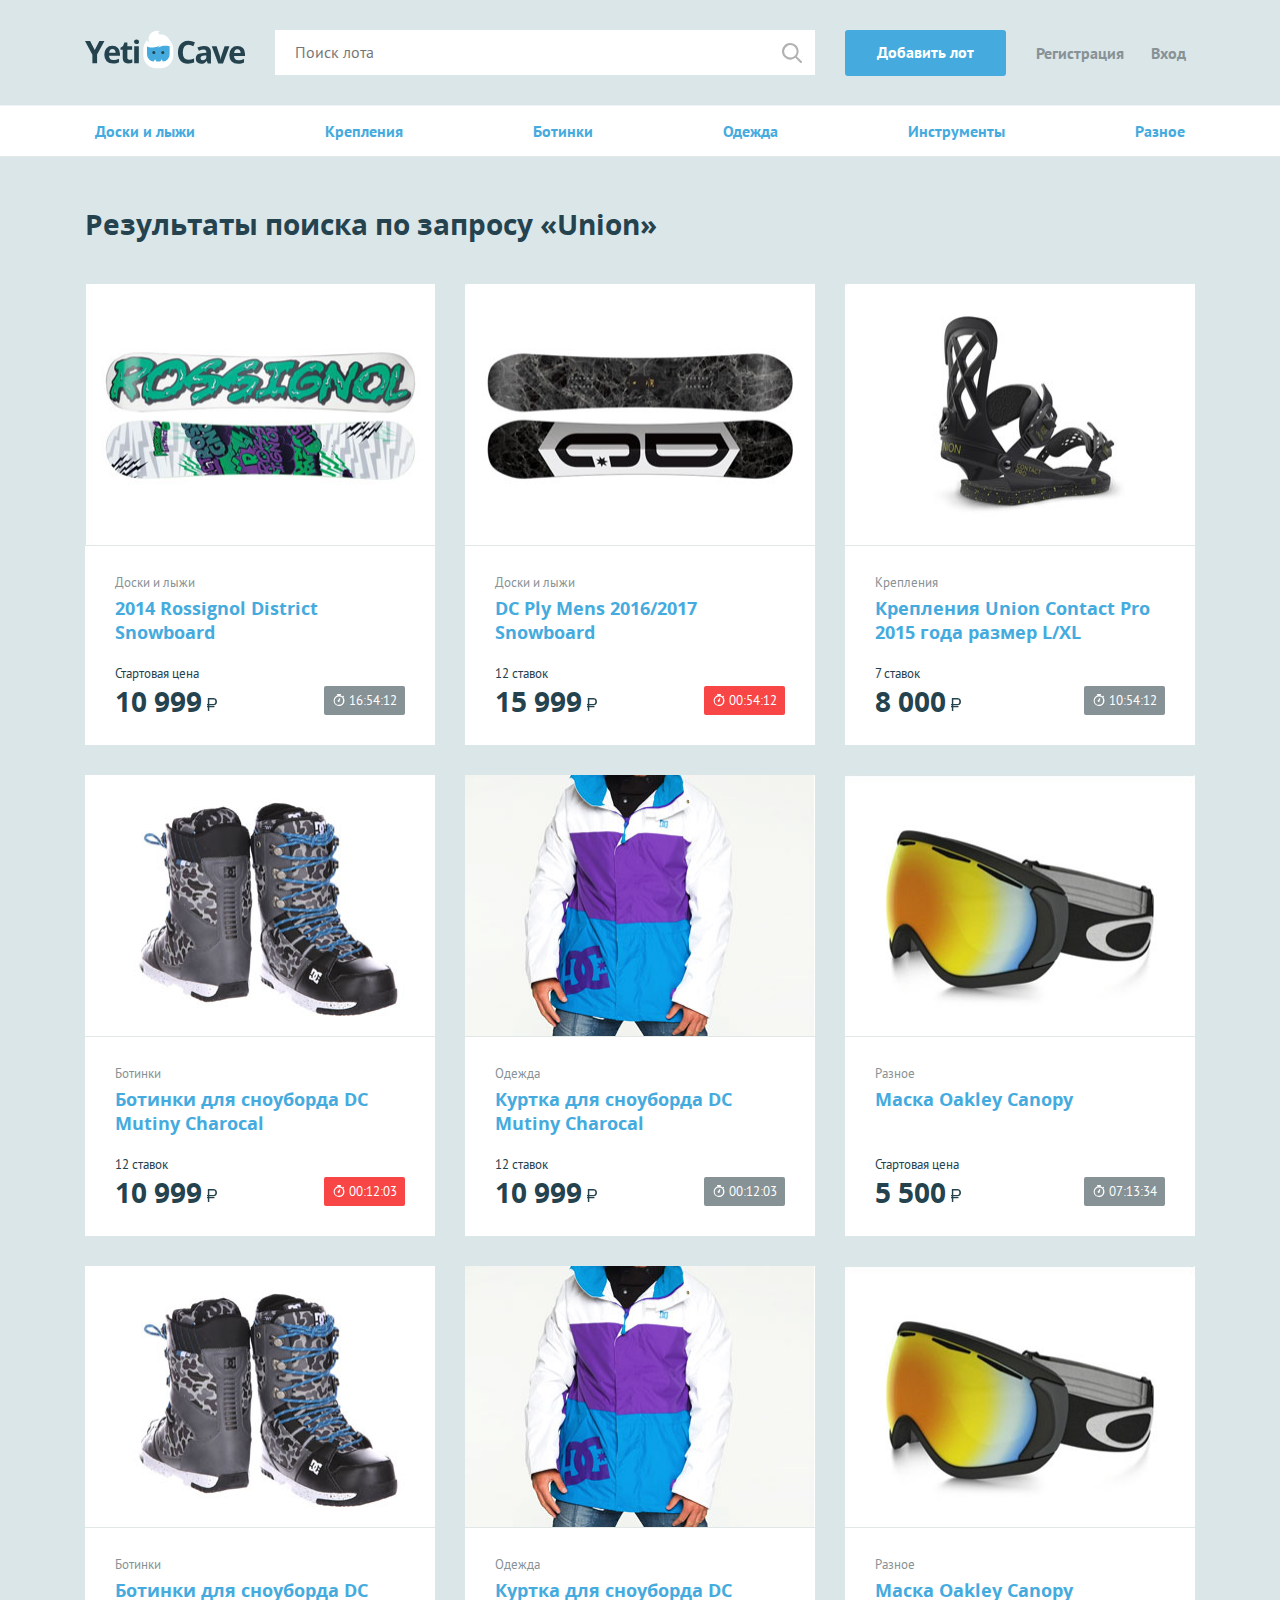
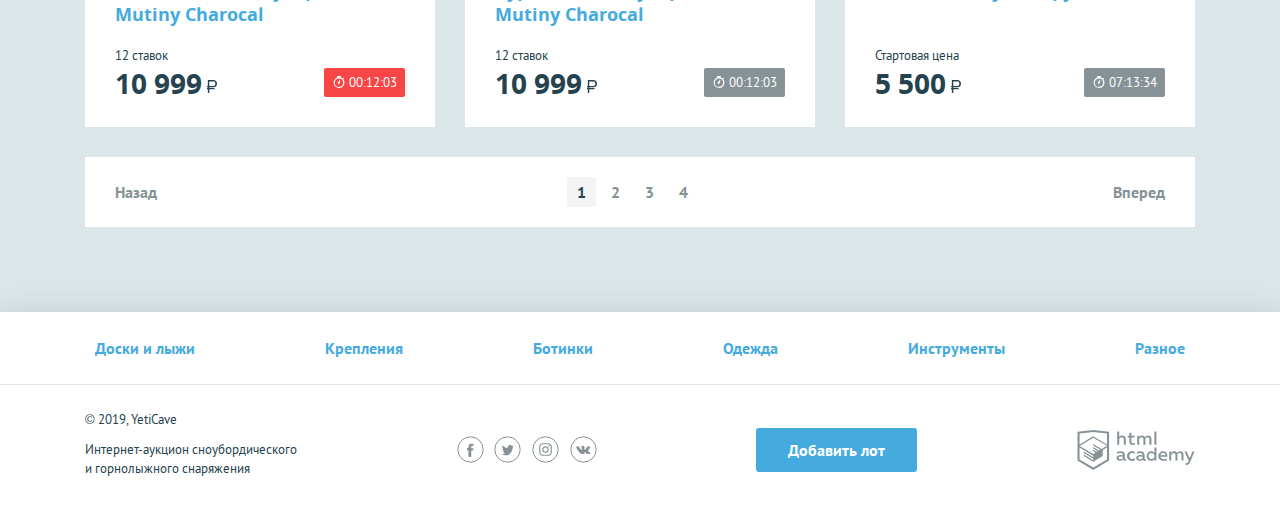
<file: pages/search.html>
<!DOCTYPE html>
<html lang="ru">
<head>
  <meta charset="UTF-8">
  <title>Результаты поиска</title>
  <link href="../css/normalize.min.css" rel="stylesheet">
  <link href="../css/style.css" rel="stylesheet">
</head>
<body>

<div class="page-wrapper">

  <header class="main-header">
    <div class="main-header__container container">
      <h1 class="visually-hidden">YetiCave</h1>
      <a class="main-header__logo" href="index.html">
        <img src="../img/logo.svg" width="160" height="39" alt="Логотип компании YetiCave">
      </a>
      <form class="main-header__search" method="get" action="https://echo.htmlacademy.ru" autocomplete="off">
        <input type="search" name="search" placeholder="Поиск лота">
        <input class="main-header__search-btn" type="submit" name="find" value="Найти">
      </form>
      <a class="main-header__add-lot button" href="add-lot.html">Добавить лот</a>
      <nav class="user-menu">
        <ul class="user-menu__list">
          <li class="user-menu__item">
            <a href="sign-up.html">Регистрация</a>
          </li>
          <li class="user-menu__item">
            <a href="login.html">Вход</a>
          </li>
        </ul>
      </nav>
    </div>
  </header>

  <main>
    <nav class="nav">
      <ul class="nav__list container">
        <li class="nav__item">
          <a href="all-lots.html">Доски и лыжи</a>
        </li>
        <li class="nav__item">
          <a href="all-lots.html">Крепления</a>
        </li>
        <li class="nav__item">
          <a href="all-lots.html">Ботинки</a>
        </li>
        <li class="nav__item">
          <a href="all-lots.html">Одежда</a>
        </li>
        <li class="nav__item">
          <a href="all-lots.html">Инструменты</a>
        </li>
        <li class="nav__item">
          <a href="all-lots.html">Разное</a>
        </li>
      </ul>
    </nav>
    <div class="container">
      <section class="lots">
        <h2>Результаты поиска по запросу «<span>Union</span>»</h2>
        <ul class="lots__list">
          <li class="lots__item lot">
            <div class="lot__image">
              <img src="../img/lot-1.jpg" width="350" height="260" alt="Сноуборд">
            </div>
            <div class="lot__info">
              <span class="lot__category">Доски и лыжи</span>
              <h3 class="lot__title"><a class="text-link" href="lot.html">2014 Rossignol District Snowboard</a></h3>
              <div class="lot__state">
                <div class="lot__rate">
                  <span class="lot__amount">Стартовая цена</span>
                  <span class="lot__cost">10 999<b class="rub">р</b></span>
                </div>
                <div class="lot__timer timer">
                  16:54:12
                </div>
              </div>
            </div>
          </li>
          <li class="lots__item lot">
            <div class="lot__image">
              <img src="../img/lot-2.jpg" width="350" height="260" alt="Сноуборд">
            </div>
            <div class="lot__info">
              <span class="lot__category">Доски и лыжи</span>
              <h3 class="lot__title"><a class="text-link" href="lot.html">DC Ply Mens 2016/2017 Snowboard</a></h3>
              <div class="lot__state">
                <div class="lot__rate">
                  <span class="lot__amount">12 ставок</span>
                  <span class="lot__cost">15 999<b class="rub">р</b></span>
                </div>
                <div class="lot__timer timer timer--finishing">
                  00:54:12
                </div>
              </div>
            </div>
          </li>
          <li class="lots__item lot">
            <div class="lot__image">
              <img src="../img/lot-3.jpg" width="350" height="260" alt="Крепления">
            </div>
            <div class="lot__info">
              <span class="lot__category">Крепления</span>
              <h3 class="lot__title"><a class="text-link" href="lot.html">Крепления Union Contact Pro 2015 года размер
                L/XL</a></h3>
              <div class="lot__state">
                <div class="lot__rate">
                  <span class="lot__amount">7 ставок</span>
                  <span class="lot__cost">8 000<b class="rub">р</b></span>
                </div>
                <div class="lot__timer timer">
                  10:54:12
                </div>
              </div>
            </div>
          </li>
          <li class="lots__item lot">
            <div class="lot__image">
              <img src="../img/lot-4.jpg" width="350" height="260" alt="Ботинки">
            </div>
            <div class="lot__info">
              <span class="lot__category">Ботинки</span>
              <h3 class="lot__title"><a class="text-link" href="lot.html">Ботинки для сноуборда DC Mutiny Charocal</a>
              </h3>
              <div class="lot__state">
                <div class="lot__rate">
                  <span class="lot__amount">12 ставок</span>
                  <span class="lot__cost">10 999<b class="rub">р</b></span>
                </div>
                <div class="lot__timer timer timer--finishing">
                  00:12:03
                </div>
              </div>
            </div>
          </li>
          <li class="lots__item lot">
            <div class="lot__image">
              <img src="../img/lot-5.jpg" width="350" height="260" alt="Куртка">
            </div>
            <div class="lot__info">
              <span class="lot__category">Одежда</span>
              <h3 class="lot__title"><a class="text-link" href="lot.html">Куртка для сноуборда DC Mutiny Charocal</a></h3>
              <div class="lot__state">
                <div class="lot__rate">
                  <span class="lot__amount">12 ставок</span>
                  <span class="lot__cost">10 999<b class="rub">р</b></span>
                </div>
                <div class="lot__timer timer">
                  00:12:03
                </div>
              </div>
            </div>
          </li>
          <li class="lots__item lot">
            <div class="lot__image">
              <img src="../img/lot-6.jpg" width="350" height="260" alt="Маска">
            </div>
            <div class="lot__info">
              <span class="lot__category">Разное</span>
              <h3 class="lot__title"><a class="text-link" href="lot.html">Маска Oakley Canopy</a></h3>
              <div class="lot__state">
                <div class="lot__rate">
                  <span class="lot__amount">Стартовая цена</span>
                  <span class="lot__cost">5 500<b class="rub">р</b></span>
                </div>
                <div class="lot__timer timer">
                  07:13:34
                </div>
              </div>
            </div>
          </li>
          <li class="lots__item lot">
            <div class="lot__image">
              <img src="../img/lot-4.jpg" width="350" height="260" alt="Ботинки">
            </div>
            <div class="lot__info">
              <span class="lot__category">Ботинки</span>
              <h3 class="lot__title"><a class="text-link" href="lot.html">Ботинки для сноуборда DC Mutiny Charocal</a>
              </h3>
              <div class="lot__state">
                <div class="lot__rate">
                  <span class="lot__amount">12 ставок</span>
                  <span class="lot__cost">10 999<b class="rub">р</b></span>
                </div>
                <div class="lot__timer timer timer--finishing">
                  00:12:03
                </div>
              </div>
            </div>
          </li>
          <li class="lots__item lot">
            <div class="lot__image">
              <img src="../img/lot-5.jpg" width="350" height="260" alt="Куртка">
            </div>
            <div class="lot__info">
              <span class="lot__category">Одежда</span>
              <h3 class="lot__title"><a class="text-link" href="lot.html">Куртка для сноуборда DC Mutiny Charocal</a></h3>
              <div class="lot__state">
                <div class="lot__rate">
                  <span class="lot__amount">12 ставок</span>
                  <span class="lot__cost">10 999<b class="rub">р</b></span>
                </div>
                <div class="lot__timer timer">
                  00:12:03
                </div>
              </div>
            </div>
          </li>
          <li class="lots__item lot">
            <div class="lot__image">
              <img src="../img/lot-6.jpg" width="350" height="260" alt="Маска">
            </div>
            <div class="lot__info">
              <span class="lot__category">Разное</span>
              <h3 class="lot__title"><a class="text-link" href="lot.html">Маска Oakley Canopy</a></h3>
              <div class="lot__state">
                <div class="lot__rate">
                  <span class="lot__amount">Стартовая цена</span>
                  <span class="lot__cost">5 500<b class="rub">р</b></span>
                </div>
                <div class="lot__timer timer">
                  07:13:34
                </div>
              </div>
            </div>
          </li>
        </ul>
      </section>
      <ul class="pagination-list">
        <li class="pagination-item pagination-item-prev"><a>Назад</a></li>
        <li class="pagination-item pagination-item-active"><a>1</a></li>
        <li class="pagination-item"><a href="#">2</a></li>
        <li class="pagination-item"><a href="#">3</a></li>
        <li class="pagination-item"><a href="#">4</a></li>
        <li class="pagination-item pagination-item-next"><a href="#">Вперед</a></li>
      </ul>
    </div>
  </main>

</div>

<footer class="main-footer">
  <nav class="nav">
    <ul class="nav__list container">
      <li class="nav__item">
        <a href="all-lots.html">Доски и лыжи</a>
      </li>
      <li class="nav__item">
        <a href="all-lots.html">Крепления</a>
      </li>
      <li class="nav__item">
        <a href="all-lots.html">Ботинки</a>
      </li>
      <li class="nav__item">
        <a href="all-lots.html">Одежда</a>
      </li>
      <li class="nav__item">
        <a href="all-lots.html">Инструменты</a>
      </li>
      <li class="nav__item">
        <a href="all-lots.html">Разное</a>
      </li>
    </ul>
  </nav>
  <div class="main-footer__bottom container">
    <div class="main-footer__copyright">
      <p>© 2019, YetiCave</p>
      <p>Интернет-аукцион сноубордического и горнолыжного снаряжения</p>
    </div>
    <div class="main-footer__social social">
      <span class="visually-hidden">Мы в соцсетях:</span>
      <a class="social__link social__link--facebook" href="#">
        <span class="visually-hidden">Facebook</span>
        <svg width="27" height="27" viewBox="0 0 27 27" xmlns="http://www.w3.org/2000/svg"><circle stroke="#879296" fill="none" cx="13.5" cy="13.5" r="12.667"/><path fill="#879296" d="M14.26 20.983h-2.816v-6.626H10.04v-2.28h1.404v-1.364c0-1.862.79-2.922 3.04-2.922h1.87v2.28h-1.17c-.876 0-.972.322-.972.916v1.14h2.212l-.245 2.28h-1.92v6.625z"/></svg>
      </a>
      <span class="visually-hidden">,</span>
      <a class="social__link social__link--twitter" href="#">
        <span class="visually-hidden">Twitter</span>
        <svg width="27" height="27" viewBox="0 0 27 27" xmlns="http://www.w3.org/2000/svg"><circle stroke="#879296" fill="none" cx="13.5" cy="13.5" r="12.687"/><path fill="#879296" d="M18.38 10.572c.525-.336.913-.848 1.092-1.445-.485.305-1.02.52-1.58.635-.458-.525-1.12-.827-1.816-.83-1.388.063-2.473 1.226-2.44 2.615-.002.2.02.4.06.596-2.017-.144-3.87-1.16-5.076-2.78-.22.403-.335.856-.332 1.315-.01.865.403 1.68 1.104 2.188-.397-.016-.782-.13-1.123-.333-.03 1.207.78 2.272 1.95 2.567-.21.06-.43.09-.653.088-.155.015-.313.015-.47 0 .3 1.045 1.238 1.777 2.324 1.815-.864.724-1.956 1.12-3.083 1.122-.198.013-.397.013-.595 0 1.12.767 2.447 1.18 3.805 1.182 4.57 0 7.066-3.992 7.066-7.456v-.34c.49-.375.912-.835 1.24-1.357-.465.218-.963.36-1.473.42z"/></svg>
      </a>
      <span class="visually-hidden">,</span>
      <a class="social__link social__link--instagram" href="#">
        <span class="visually-hidden">Instagram</span>
        <svg width="27" height="27" viewBox="0 0 27 27" xmlns="http://www.w3.org/2000/svg"><circle stroke="#879296" fill="none" cx="13.5" cy="13.5" r="12.687"/><path fill="#879296" d="M13.5 8.3h2.567c.403.002.803.075 1.18.213.552.213.988.65 1.2 1.2.14.38.213.778.216 1.18v5.136c-.003.403-.076.803-.215 1.18-.213.552-.65.988-1.2 1.2-.378.14-.778.213-1.18.216h-5.135c-.403-.003-.802-.076-1.18-.215-.552-.214-.988-.65-1.2-1.2-.14-.38-.212-.78-.215-1.182V13.46v-2.566c.003-.403.076-.802.214-1.18.213-.552.65-.988 1.2-1.2.38-.14.778-.212 1.18-.215H13.5m0-1.143h-2.616c-.526.01-1.048.108-1.54.292-.853.33-1.527 1-1.856 1.854-.184.493-.283 1.014-.292 1.542v5.232c.01.526.108 1.048.292 1.54.33.853 1.003 1.527 1.855 1.856.493.184 1.015.283 1.54.293H16.117c.527-.01 1.048-.11 1.54-.293.854-.33 1.527-1.003 1.856-1.855.184-.493.283-1.015.293-1.54V13.46v-2.614c-.01-.528-.11-1.05-.293-1.542-.33-.853-1.002-1.525-1.855-1.855-.493-.185-1.014-.283-1.54-.293-.665.01-.89 0-2.617 0zm0 3.093c-2.51.007-4.07 2.73-2.808 4.898 1.26 2.17 4.398 2.16 5.645-.017.285-.495.434-1.058.433-1.63-.006-1.8-1.47-3.256-3.27-3.25zm0 5.378c-1.63-.007-2.64-1.777-1.82-3.185.823-1.41 2.86-1.4 3.67.017.18.316.276.675.278 1.04.006 1.177-.95 2.133-2.128 2.128zm4.118-5.524c0 .58-.626.94-1.127.65-.5-.29-.5-1.012 0-1.3.116-.067.245-.102.378-.102.418-.005.76.333.76.752z"/></svg>
      </a>
      <span class="visually-hidden">,</span>
      <a class="social__link social__link--vkontakte" href="#">
        <span class="visually-hidden">Вконтакте</span>
        <svg width="27" height="27" viewBox="0 0 27 27" xmlns="http://www.w3.org/2000/svg"><circle stroke="#879296" fill="none" cx="13.5" cy="13.5" r="12.666"/><path fill="#879296" d="M13.92 18.07c.142-.016.278-.074.39-.166.077-.107.118-.237.116-.37 0 0 0-1.13.516-1.296.517-.165 1.208 1.09 1.95 1.58.276.213.624.314.973.28h1.95s.973-.057.525-.837c-.38-.62-.865-1.17-1.432-1.626-1.208-1.1-1.043-.916.41-2.816.886-1.16 1.236-1.86 1.13-2.163-.108-.302-.76-.214-.76-.214h-2.164c-.092-.026-.19-.026-.282 0-.083.058-.15.135-.195.225-.224.57-.49 1.125-.8 1.656-.973 1.61-1.344 1.697-1.51 1.59-.37-.234-.272-.975-.272-1.433 0-1.56.243-2.202-.468-2.377-.32-.075-.647-.108-.974-.098-.604-.052-1.213.01-1.793.186-.243.116-.438.38-.32.4.245.018.474.13.642.31.152.303.225.638.214.975 0 0 .127 1.832-.302 2.056-.43.223-.692-.167-1.55-1.618-.29-.506-.547-1.03-.77-1.57-.038-.09-.098-.17-.174-.233-.1-.065-.214-.108-.332-.128H6.485s-.312 0-.42.137c-.106.135 0 .36 0 .36.87 2 2.022 3.868 3.42 5.543.923.996 2.21 1.573 3.567 1.598z"/></svg>
      </a>
    </div>
    <a class="main-footer__add-lot button" href="add-lot.html">Добавить лот</a>
    <div class="main-footer__developed-by">
      <span class="visually-hidden">Разработано:</span>
      <a class="logo-academy" href="https://htmlacademy.ru/intensive/php">
        <span class="visually-hidden">HTML Academy</span>
        <svg width="118" height="40" xmlns="http://www.w3.org/2000/svg" viewBox="0 0 117.01 40">
          <path fill="#879296"
                d="M280.33,109.39a2.14,2.14,0,0,1-.6.11.59.59,0,0,1-.66-.66v-3.24c0-2.73-1.62-4-4.18-4a11.08,11.08,0,0,0-3.47.6v1.85a8.05,8.05,0,0,1,3.26-.7c1.54,0,2.37.79,2.37,1.92v.32a12,12,0,0,0-2.36-.26c-1.88,0-4,.72-4,3,0,1.87,1.53,2.77,3.17,2.77a5.25,5.25,0,0,0,3.41-1.17,1.81,1.81,0,0,0,1.81,1.06,3.52,3.52,0,0,0,1.28-.23v-1.45Zm-3.28-.85a3.68,3.68,0,0,1-2.62,1.07c-.9,0-1.7-.45-1.7-1.34,0-1.13,1.21-1.49,2.36-1.49a10.56,10.56,0,0,1,2,.23v1.53Zm9,2.64a6.81,6.81,0,0,0,3-.62V108.7a5.44,5.44,0,0,1-2.64.7,3,3,0,1,1,0-6,4.42,4.42,0,0,1,2.51.75v-1.85a5.47,5.47,0,0,0-2.79-.7,4.69,4.69,0,0,0-5,4.84,4.57,4.57,0,0,0,4.88,4.69Zm8.29-5.8c-1.88,0-4,.72-4,3,0,1.87,1.53,2.77,3.17,2.77a5.25,5.25,0,0,0,3.41-1.17,1.81,1.81,0,0,0,1.81,1.05,3.54,3.54,0,0,0,1.28-.23v-1.45a2.13,2.13,0,0,1-.6.11.59.59,0,0,1-.66-.66v-3.24c0-2.73-1.62-4-4.18-4a11.08,11.08,0,0,0-3.47.6v1.85a8.05,8.05,0,0,1,3.26-.7c1.55,0,2.37.79,2.37,1.92v.32a12,12,0,0,0-2.36-.26Zm2.36,3.17a3.68,3.68,0,0,1-2.62,1.07c-.9,0-1.7-.45-1.7-1.34,0-1.13,1.21-1.49,2.36-1.49a10.56,10.56,0,0,1,2,.23v1.53Zm4.11-2.13a4.49,4.49,0,0,0,4.48,4.77,4.21,4.21,0,0,0,3.47-1.68v1.43h1.81V97.75h-2v5.31a4.19,4.19,0,0,0-3.26-1.41,4.49,4.49,0,0,0-4.48,4.77Zm7.73-1.11v2.2a3.15,3.15,0,0,1-2.88,1.9,3,3,0,0,1,0-6,3.16,3.16,0,0,1,2.88,1.88Zm9.12,5.88a7.75,7.75,0,0,0,3.24-.62v-1.73a6.62,6.62,0,0,1-2.86.64c-1.66,0-3.24-.68-3.47-2.3h6.8c.58-2.62-.66-5.52-4.26-5.52a4.53,4.53,0,0,0-4.58,4.77c0,3.18,2.36,4.77,5.13,4.77Zm-.45-7.86a2.13,2.13,0,0,1,2.36,2.34h-5a2.47,2.47,0,0,1,2.66-2.34Zm18.43,2v5.6h2v-5.65a3.32,3.32,0,0,0-3.43-3.64A4.48,4.48,0,0,0,331,103.1a3.09,3.09,0,0,0-2.83-1.45,4.13,4.13,0,0,0-3,1.38v-1.13h-1.79v9h2v-6.11a3.21,3.21,0,0,1,2.39-1.39,1.72,1.72,0,0,1,1.79,1.9v5.6h2v-5.65c0-.21,0-.41,0-.62a3,3,0,0,1,2.24-1.22,1.72,1.72,0,0,1,1.79,1.9Zm13-3.45h-2.11l-2.69,6.82-3.05-6.82h-2.15l4.3,9.12-.19.45c-.53,1.41-1.26,2.11-2.24,2.11a3.13,3.13,0,0,1-.92-.13v1.71a5.12,5.12,0,0,0,1.19.15c1.38,0,2.66-.79,3.64-3.15l4.24-10.27ZM273.33,89.11a3.18,3.18,0,0,1,2.53-1.51A2,2,0,0,1,278,89.77V95.1h2v-5.6a3.52,3.52,0,0,0-3.73-3.69,4.12,4.12,0,0,0-2.92,1.24V81.91h-2V95.1h2v-6Zm10.18,3.24c0,2.11,1.36,3,3.11,3a7.39,7.39,0,0,0,2.43-.4V93.2a4.87,4.87,0,0,1-1.83.36c-1.17,0-1.72-.4-1.72-1.58V87.83h3.28V86.06h-3.28V82.84l-2,.49v2.73h-1.62v1.77h1.62v4.52ZM293.38,89a3.21,3.21,0,0,1,2.39-1.39,1.72,1.72,0,0,1,1.79,1.9v5.6h2V89.45c0-.21,0-.41,0-.62a3,3,0,0,1,2.24-1.22,1.72,1.72,0,0,1,1.79,1.9v5.6h2V89.45a3.32,3.32,0,0,0-3.43-3.64A4.47,4.47,0,0,0,299,87.26a3.09,3.09,0,0,0-2.83-1.45,4.13,4.13,0,0,0-3,1.38V86.06h-1.79v9h2V89Zm15.16-7.09h2V95.1h-2Zm-61.11-1.57L231.64,82v28.95l15.79,9.4,15.79-9.4V82L247.6,80.35l-.17,0Zm13.73,29.43-13.73,8.17-13.73-8.17V97.9L247.37,106l0,1.47L238,101.93v1.43l9.41,5.66,0,1.51-9.41-5.6v1.43l9.41,5.66,9.5-5.69V104.9h0v-4.67l4.23-2.53v12.06Zm0-13.6-3.76,2.21-1.73,1-8.27-4.92v1.43l7.07,4.2-.06,0-.15.09-1,.59-5.83-3.47v1.43l4.61,2.74-1.09.73,0,0-3.48-2v1.43l2.28,1.34-2.33,1.4-13.6-8.08,13.62-8.19h0l13.79,8Zm0-1.44-13.8-8.14h0l-13.65,8.13V83.85l13.73-1.44,13.73,1.44V94.72Z"
                transform="translate(-231.64 -80.34)"/>
        </svg>
      </a>
    </div>
  </div>
</footer>

</body>
</html>
</file>
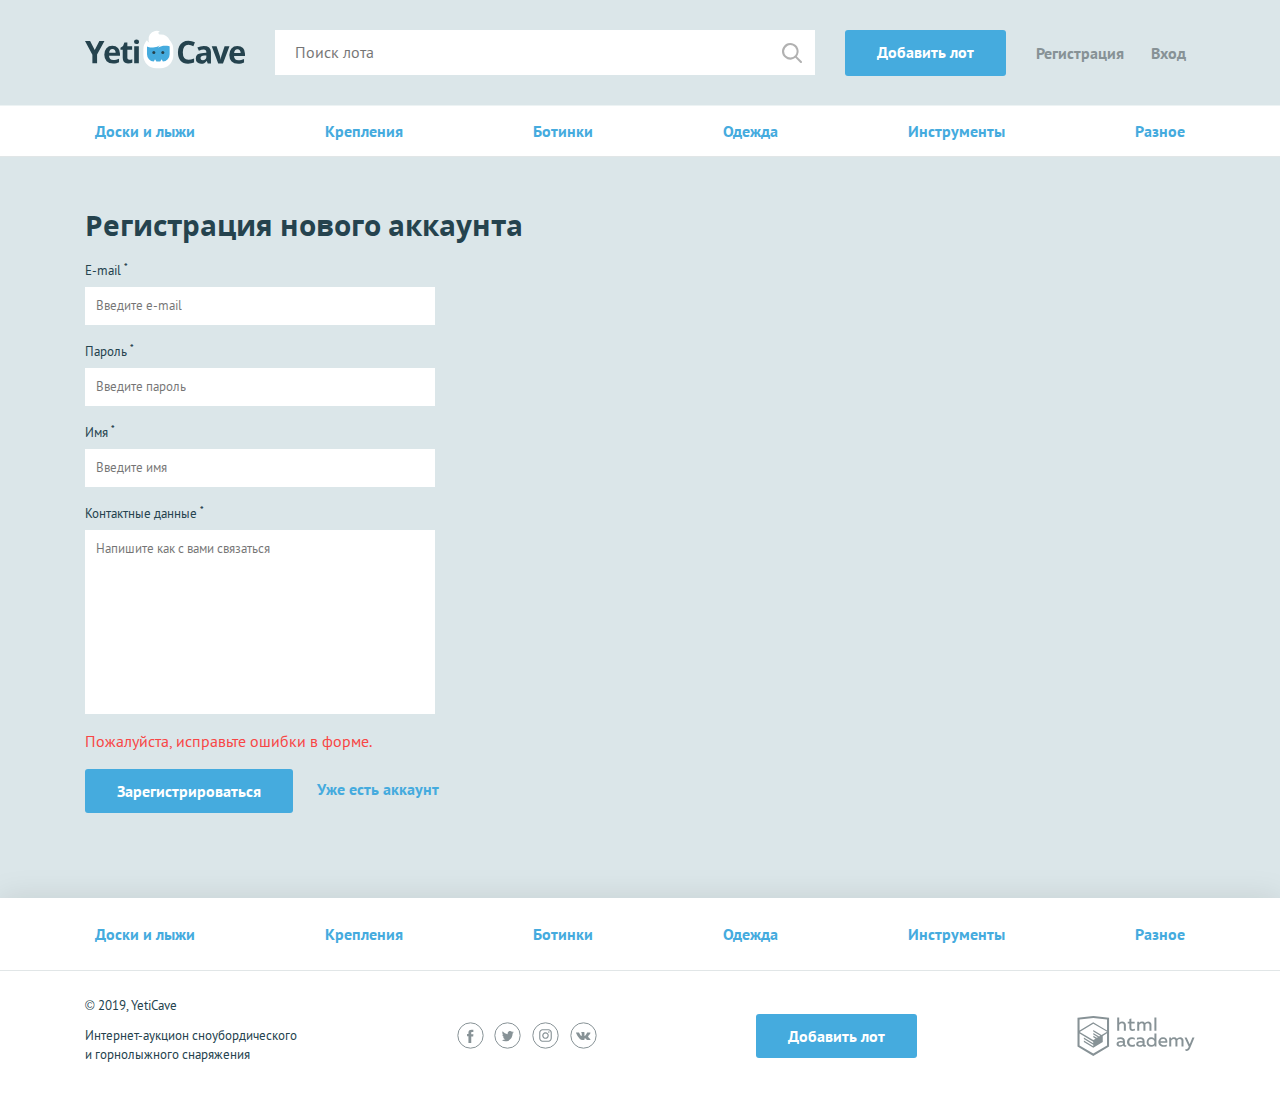
<file: pages/sign-up.html>
<!DOCTYPE html>
<html lang="ru">
<head>
  <meta charset="UTF-8">
  <title>Регистрация</title>
  <link href="../css/normalize.min.css" rel="stylesheet">
  <link href="../css/style.css" rel="stylesheet">
</head>
<body>

<div class="page-wrapper">

  <header class="main-header">
    <div class="main-header__container container">
      <h1 class="visually-hidden">YetiCave</h1>
      <a class="main-header__logo" href="index.html">
        <img src="../img/logo.svg" width="160" height="39" alt="Логотип компании YetiCave">
      </a>
      <form class="main-header__search" method="get" action="https://echo.htmlacademy.ru" autocomplete="off">
        <input type="search" name="search" placeholder="Поиск лота">
        <input class="main-header__search-btn" type="submit" name="find" value="Найти">
      </form>
      <a class="main-header__add-lot button" href="add-lot.html">Добавить лот</a>
      <nav class="user-menu">
        <ul class="user-menu__list">
          <li class="user-menu__item">
            <a href="sign-up.html">Регистрация</a>
          </li>
          <li class="user-menu__item">
            <a href="login.html">Вход</a>
          </li>
        </ul>
      </nav>
    </div>
  </header>

  <main>
    <nav class="nav">
      <ul class="nav__list container">
        <li class="nav__item">
          <a href="all-lots.html">Доски и лыжи</a>
        </li>
        <li class="nav__item">
          <a href="all-lots.html">Крепления</a>
        </li>
        <li class="nav__item">
          <a href="all-lots.html">Ботинки</a>
        </li>
        <li class="nav__item">
          <a href="all-lots.html">Одежда</a>
        </li>
        <li class="nav__item">
          <a href="all-lots.html">Инструменты</a>
        </li>
        <li class="nav__item">
          <a href="all-lots.html">Разное</a>
        </li>
      </ul>
    </nav>
    <form class="form container form--invalid" action="https://echo.htmlacademy.ru" method="post" autocomplete="off"> <!-- form
    --invalid -->
      <h2>Регистрация нового аккаунта</h2>
      <div class="form__item"> <!-- form__item--invalid -->
        <label for="email">E-mail <sup>*</sup></label>
        <input id="email" type="text" name="email" placeholder="Введите e-mail">
        <span class="form__error">Введите e-mail</span>
      </div>
      <div class="form__item">
        <label for="password">Пароль <sup>*</sup></label>
        <input id="password" type="password" name="password" placeholder="Введите пароль">
        <span class="form__error">Введите пароль</span>
      </div>
      <div class="form__item">
        <label for="name">Имя <sup>*</sup></label>
        <input id="name" type="text" name="name" placeholder="Введите имя">
        <span class="form__error">Введите имя</span>
      </div>
      <div class="form__item">
        <label for="message">Контактные данные <sup>*</sup></label>
        <textarea id="message" name="message" placeholder="Напишите как с вами связаться"></textarea>
        <span class="form__error">Напишите как с вами связаться</span>
      </div>
      <span class="form__error form__error--bottom">Пожалуйста, исправьте ошибки в форме.</span>
      <button type="submit" class="button">Зарегистрироваться</button>
      <a class="text-link" href="#">Уже есть аккаунт</a>
    </form>
  </main>

</div>

<footer class="main-footer">
  <nav class="nav">
    <ul class="nav__list container">
      <li class="nav__item">
        <a href="all-lots.html">Доски и лыжи</a>
      </li>
      <li class="nav__item">
        <a href="all-lots.html">Крепления</a>
      </li>
      <li class="nav__item">
        <a href="all-lots.html">Ботинки</a>
      </li>
      <li class="nav__item">
        <a href="all-lots.html">Одежда</a>
      </li>
      <li class="nav__item">
        <a href="all-lots.html">Инструменты</a>
      </li>
      <li class="nav__item">
        <a href="all-lots.html">Разное</a>
      </li>
    </ul>
  </nav>
  <div class="main-footer__bottom container">
    <div class="main-footer__copyright">
      <p>© 2019, YetiCave</p>
      <p>Интернет-аукцион сноубордического и горнолыжного снаряжения</p>
    </div>
    <div class="main-footer__social social">
      <span class="visually-hidden">Мы в соцсетях:</span>
      <a class="social__link social__link--facebook" href="#">
        <span class="visually-hidden">Facebook</span>
        <svg width="27" height="27" viewBox="0 0 27 27" xmlns="http://www.w3.org/2000/svg"><circle stroke="#879296" fill="none" cx="13.5" cy="13.5" r="12.667"/><path fill="#879296" d="M14.26 20.983h-2.816v-6.626H10.04v-2.28h1.404v-1.364c0-1.862.79-2.922 3.04-2.922h1.87v2.28h-1.17c-.876 0-.972.322-.972.916v1.14h2.212l-.245 2.28h-1.92v6.625z"/></svg>
      </a>
      <span class="visually-hidden">,</span>
      <a class="social__link social__link--twitter" href="#">
        <span class="visually-hidden">Twitter</span>
        <svg width="27" height="27" viewBox="0 0 27 27" xmlns="http://www.w3.org/2000/svg"><circle stroke="#879296" fill="none" cx="13.5" cy="13.5" r="12.687"/><path fill="#879296" d="M18.38 10.572c.525-.336.913-.848 1.092-1.445-.485.305-1.02.52-1.58.635-.458-.525-1.12-.827-1.816-.83-1.388.063-2.473 1.226-2.44 2.615-.002.2.02.4.06.596-2.017-.144-3.87-1.16-5.076-2.78-.22.403-.335.856-.332 1.315-.01.865.403 1.68 1.104 2.188-.397-.016-.782-.13-1.123-.333-.03 1.207.78 2.272 1.95 2.567-.21.06-.43.09-.653.088-.155.015-.313.015-.47 0 .3 1.045 1.238 1.777 2.324 1.815-.864.724-1.956 1.12-3.083 1.122-.198.013-.397.013-.595 0 1.12.767 2.447 1.18 3.805 1.182 4.57 0 7.066-3.992 7.066-7.456v-.34c.49-.375.912-.835 1.24-1.357-.465.218-.963.36-1.473.42z"/></svg>
      </a>
      <span class="visually-hidden">,</span>
      <a class="social__link social__link--instagram" href="#">
        <span class="visually-hidden">Instagram</span>
        <svg width="27" height="27" viewBox="0 0 27 27" xmlns="http://www.w3.org/2000/svg"><circle stroke="#879296" fill="none" cx="13.5" cy="13.5" r="12.687"/><path fill="#879296" d="M13.5 8.3h2.567c.403.002.803.075 1.18.213.552.213.988.65 1.2 1.2.14.38.213.778.216 1.18v5.136c-.003.403-.076.803-.215 1.18-.213.552-.65.988-1.2 1.2-.378.14-.778.213-1.18.216h-5.135c-.403-.003-.802-.076-1.18-.215-.552-.214-.988-.65-1.2-1.2-.14-.38-.212-.78-.215-1.182V13.46v-2.566c.003-.403.076-.802.214-1.18.213-.552.65-.988 1.2-1.2.38-.14.778-.212 1.18-.215H13.5m0-1.143h-2.616c-.526.01-1.048.108-1.54.292-.853.33-1.527 1-1.856 1.854-.184.493-.283 1.014-.292 1.542v5.232c.01.526.108 1.048.292 1.54.33.853 1.003 1.527 1.855 1.856.493.184 1.015.283 1.54.293H16.117c.527-.01 1.048-.11 1.54-.293.854-.33 1.527-1.003 1.856-1.855.184-.493.283-1.015.293-1.54V13.46v-2.614c-.01-.528-.11-1.05-.293-1.542-.33-.853-1.002-1.525-1.855-1.855-.493-.185-1.014-.283-1.54-.293-.665.01-.89 0-2.617 0zm0 3.093c-2.51.007-4.07 2.73-2.808 4.898 1.26 2.17 4.398 2.16 5.645-.017.285-.495.434-1.058.433-1.63-.006-1.8-1.47-3.256-3.27-3.25zm0 5.378c-1.63-.007-2.64-1.777-1.82-3.185.823-1.41 2.86-1.4 3.67.017.18.316.276.675.278 1.04.006 1.177-.95 2.133-2.128 2.128zm4.118-5.524c0 .58-.626.94-1.127.65-.5-.29-.5-1.012 0-1.3.116-.067.245-.102.378-.102.418-.005.76.333.76.752z"/></svg>
      </a>
      <span class="visually-hidden">,</span>
      <a class="social__link social__link--vkontakte" href="#">
        <span class="visually-hidden">Вконтакте</span>
        <svg width="27" height="27" viewBox="0 0 27 27" xmlns="http://www.w3.org/2000/svg"><circle stroke="#879296" fill="none" cx="13.5" cy="13.5" r="12.666"/><path fill="#879296" d="M13.92 18.07c.142-.016.278-.074.39-.166.077-.107.118-.237.116-.37 0 0 0-1.13.516-1.296.517-.165 1.208 1.09 1.95 1.58.276.213.624.314.973.28h1.95s.973-.057.525-.837c-.38-.62-.865-1.17-1.432-1.626-1.208-1.1-1.043-.916.41-2.816.886-1.16 1.236-1.86 1.13-2.163-.108-.302-.76-.214-.76-.214h-2.164c-.092-.026-.19-.026-.282 0-.083.058-.15.135-.195.225-.224.57-.49 1.125-.8 1.656-.973 1.61-1.344 1.697-1.51 1.59-.37-.234-.272-.975-.272-1.433 0-1.56.243-2.202-.468-2.377-.32-.075-.647-.108-.974-.098-.604-.052-1.213.01-1.793.186-.243.116-.438.38-.32.4.245.018.474.13.642.31.152.303.225.638.214.975 0 0 .127 1.832-.302 2.056-.43.223-.692-.167-1.55-1.618-.29-.506-.547-1.03-.77-1.57-.038-.09-.098-.17-.174-.233-.1-.065-.214-.108-.332-.128H6.485s-.312 0-.42.137c-.106.135 0 .36 0 .36.87 2 2.022 3.868 3.42 5.543.923.996 2.21 1.573 3.567 1.598z"/></svg>
      </a>
    </div>
    <a class="main-footer__add-lot button" href="add-lot.html">Добавить лот</a>
    <div class="main-footer__developed-by">
      <span class="visually-hidden">Разработано:</span>
      <a class="logo-academy" href="https://htmlacademy.ru/intensive/php">
        <span class="visually-hidden">HTML Academy</span>
        <svg width="118" height="40" xmlns="http://www.w3.org/2000/svg" viewBox="0 0 117.01 40">
          <path fill="#879296"
                d="M280.33,109.39a2.14,2.14,0,0,1-.6.11.59.59,0,0,1-.66-.66v-3.24c0-2.73-1.62-4-4.18-4a11.08,11.08,0,0,0-3.47.6v1.85a8.05,8.05,0,0,1,3.26-.7c1.54,0,2.37.79,2.37,1.92v.32a12,12,0,0,0-2.36-.26c-1.88,0-4,.72-4,3,0,1.87,1.53,2.77,3.17,2.77a5.25,5.25,0,0,0,3.41-1.17,1.81,1.81,0,0,0,1.81,1.06,3.52,3.52,0,0,0,1.28-.23v-1.45Zm-3.28-.85a3.68,3.68,0,0,1-2.62,1.07c-.9,0-1.7-.45-1.7-1.34,0-1.13,1.21-1.49,2.36-1.49a10.56,10.56,0,0,1,2,.23v1.53Zm9,2.64a6.81,6.81,0,0,0,3-.62V108.7a5.44,5.44,0,0,1-2.64.7,3,3,0,1,1,0-6,4.42,4.42,0,0,1,2.51.75v-1.85a5.47,5.47,0,0,0-2.79-.7,4.69,4.69,0,0,0-5,4.84,4.57,4.57,0,0,0,4.88,4.69Zm8.29-5.8c-1.88,0-4,.72-4,3,0,1.87,1.53,2.77,3.17,2.77a5.25,5.25,0,0,0,3.41-1.17,1.81,1.81,0,0,0,1.81,1.05,3.54,3.54,0,0,0,1.28-.23v-1.45a2.13,2.13,0,0,1-.6.11.59.59,0,0,1-.66-.66v-3.24c0-2.73-1.62-4-4.18-4a11.08,11.08,0,0,0-3.47.6v1.85a8.05,8.05,0,0,1,3.26-.7c1.55,0,2.37.79,2.37,1.92v.32a12,12,0,0,0-2.36-.26Zm2.36,3.17a3.68,3.68,0,0,1-2.62,1.07c-.9,0-1.7-.45-1.7-1.34,0-1.13,1.21-1.49,2.36-1.49a10.56,10.56,0,0,1,2,.23v1.53Zm4.11-2.13a4.49,4.49,0,0,0,4.48,4.77,4.21,4.21,0,0,0,3.47-1.68v1.43h1.81V97.75h-2v5.31a4.19,4.19,0,0,0-3.26-1.41,4.49,4.49,0,0,0-4.48,4.77Zm7.73-1.11v2.2a3.15,3.15,0,0,1-2.88,1.9,3,3,0,0,1,0-6,3.16,3.16,0,0,1,2.88,1.88Zm9.12,5.88a7.75,7.75,0,0,0,3.24-.62v-1.73a6.62,6.62,0,0,1-2.86.64c-1.66,0-3.24-.68-3.47-2.3h6.8c.58-2.62-.66-5.52-4.26-5.52a4.53,4.53,0,0,0-4.58,4.77c0,3.18,2.36,4.77,5.13,4.77Zm-.45-7.86a2.13,2.13,0,0,1,2.36,2.34h-5a2.47,2.47,0,0,1,2.66-2.34Zm18.43,2v5.6h2v-5.65a3.32,3.32,0,0,0-3.43-3.64A4.48,4.48,0,0,0,331,103.1a3.09,3.09,0,0,0-2.83-1.45,4.13,4.13,0,0,0-3,1.38v-1.13h-1.79v9h2v-6.11a3.21,3.21,0,0,1,2.39-1.39,1.72,1.72,0,0,1,1.79,1.9v5.6h2v-5.65c0-.21,0-.41,0-.62a3,3,0,0,1,2.24-1.22,1.72,1.72,0,0,1,1.79,1.9Zm13-3.45h-2.11l-2.69,6.82-3.05-6.82h-2.15l4.3,9.12-.19.45c-.53,1.41-1.26,2.11-2.24,2.11a3.13,3.13,0,0,1-.92-.13v1.71a5.12,5.12,0,0,0,1.19.15c1.38,0,2.66-.79,3.64-3.15l4.24-10.27ZM273.33,89.11a3.18,3.18,0,0,1,2.53-1.51A2,2,0,0,1,278,89.77V95.1h2v-5.6a3.52,3.52,0,0,0-3.73-3.69,4.12,4.12,0,0,0-2.92,1.24V81.91h-2V95.1h2v-6Zm10.18,3.24c0,2.11,1.36,3,3.11,3a7.39,7.39,0,0,0,2.43-.4V93.2a4.87,4.87,0,0,1-1.83.36c-1.17,0-1.72-.4-1.72-1.58V87.83h3.28V86.06h-3.28V82.84l-2,.49v2.73h-1.62v1.77h1.62v4.52ZM293.38,89a3.21,3.21,0,0,1,2.39-1.39,1.72,1.72,0,0,1,1.79,1.9v5.6h2V89.45c0-.21,0-.41,0-.62a3,3,0,0,1,2.24-1.22,1.72,1.72,0,0,1,1.79,1.9v5.6h2V89.45a3.32,3.32,0,0,0-3.43-3.64A4.47,4.47,0,0,0,299,87.26a3.09,3.09,0,0,0-2.83-1.45,4.13,4.13,0,0,0-3,1.38V86.06h-1.79v9h2V89Zm15.16-7.09h2V95.1h-2Zm-61.11-1.57L231.64,82v28.95l15.79,9.4,15.79-9.4V82L247.6,80.35l-.17,0Zm13.73,29.43-13.73,8.17-13.73-8.17V97.9L247.37,106l0,1.47L238,101.93v1.43l9.41,5.66,0,1.51-9.41-5.6v1.43l9.41,5.66,9.5-5.69V104.9h0v-4.67l4.23-2.53v12.06Zm0-13.6-3.76,2.21-1.73,1-8.27-4.92v1.43l7.07,4.2-.06,0-.15.09-1,.59-5.83-3.47v1.43l4.61,2.74-1.09.73,0,0-3.48-2v1.43l2.28,1.34-2.33,1.4-13.6-8.08,13.62-8.19h0l13.79,8Zm0-1.44-13.8-8.14h0l-13.65,8.13V83.85l13.73-1.44,13.73,1.44V94.72Z"
                transform="translate(-231.64 -80.34)"/>
        </svg>
      </a>
    </div>
  </div>
</footer>

</body>
</html>
</file>
<file: style.css>
.logo {
    width: 284px;
    height: 44px;
}

a {
    text-decoration: none;
    color: darkblue;
}

h1 {
    font-family: sans-serif;
}

h2 {
    font-family: sans-serif;
}

h3 {
    font-family: sans-serif;
}

p {
    font-family: sans-serif;
}

#findfreelanceh1 {
    text-align: center;
}

#findfreelanceh3 {

    text-align: center;
}

.menu {
    display: flex;
    text-decoration: none;
    font-family: sans-serif;
    padding: 10px 20px;
    list-style-type: none;
    padding-left: 300px;
    padding-right: 300px;
    margin-left: 200px;
    margin-right: 200px;
    flex-direction: row;
    justify-content: space-between;
    margin-top: -20px;
}

.navli {
    font-weight: bold;
    font-size: 18px;
}

.catalog {
    text-decoration: none;
    list-style-type: none;
    font-family: sans-serif;
}

.catli {
    font-weight: bold;
    font-size: 16px;
}
.green {
    display: flex;
    flex-direction: row;
    justify-content: space-around;
    width: 100%;
    height: 270px;
    background-image: linear-gradient(0, #ffe200 0, #f8e400 8.33%, #d9e200 16.67%, #b8de00 25%,
    #95d600 33.33%, #6fca13 41.67%, #43bc27 50%, #00ad33 58.33%, #00a03e 66.67%, #009447 75%, #008b50 83.33%,
    #00845a 91.67%, #007f65 100%);
}

.green img {
    width: 120px;
    height: 120px;
    border-radius: 100px;
    object-fit: cover;
    margin-top: 20px;
    border: 3px solid black;
    box-shadow: 0 0 20px #666;
}

.list {
    color: darkblue;
}

.green figure {
    text-align: center;
    font-weight: bold;
    font-family: sans-serif;
    font-size: 14px;
}

.dropbtn {
    background-color: #4CAF50;
    color: white;
    padding: 5px;
    font-size: 14px;
    border: none;
}

.dropdown {
    position: relative;
    display: inline-block;
}

.dropdown-content {
    display: none;
    position: absolute;
    background-color: #f1f1f1;
    min-width: 160px;
    box-shadow: 0px 8px 16px 0px rgba(0,0,0,0.2);
    z-index: 1;
}

.dropdown-content a {
    color: black;
    padding: 12px 16px;
    text-decoration: none;
    display: block;
}

.dropdown-content a:hover {background-color: #ddd;}

.dropdown:hover .dropdown-content {display: block;}

.dropdown:hover .dropbtn {background-color: #3e8e41;}

.footer {
    background: #061D25;
    padding: 10px 0;
}
.footer a {
    color: #70726F;
    font-size: 20px;
    padding: 10px;
    border-right: 1px solid #70726F;
    transition: all .5s ease;
}
footer {
    background: #061D25;
    padding: 10px 0;
    text-align: center;
}
footer a {
    color: #70726F;
    font-size: 20px;
    padding: 10px;
    border-right: 1px solid #70726F;
    transition: all .5s ease;
    margin-bottom: auto;
}
footer a:first-child {
    border-left: 1px solid #70726F;
}
footer a:hover {
    color: white;
}
</file>
<file: css/style.css>
/* Шрифты */

@font-face {
  font-family: "Open Sans";
  src: url("../fonts/opensans-regular.woff2") format("woff2"), url("../fonts/opensans-regular.woff") format("woff");
  font-style: normal;
  font-weight: 400;
}

@font-face {
  font-family: "Open Sans";
  src: url("../fonts/opensans-bold.woff2") format("woff2"), url("../fonts/opensans-bold.woff") format("woff");
  font-style: normal;
  font-weight: 700;
}

@font-face {
  font-family: "PT Sans";
  src: url("../fonts/ptsans.woff2") format("woff2"), url("../fonts/ptsans.woff") format("woff");
  font-style: normal;
  font-weight: 400;
}

@font-face {
  font-family: "PT Sans";
  src: url("../fonts/ptsansbold.woff2") format("woff2"), url("../fonts/ptsansbold.woff") format("woff");
  font-style: normal;
  font-weight: 700;
}

/* Общее */

html,
body {
  height: 100%;
}

.page-wrapper {
  display: flex;
  flex-direction: column;
  min-height: 100%;
  margin-bottom: -202px;
}

.page-wrapper::after {
  content: "";

  display: block;
}

.page-wrapper::after {
  height: 85px;
}

main {
  margin-bottom: 202px;
}

body {
  min-width: 1140px;
  background-color: #dbe6e9;
  font-family: "PT Sans", sans-serif;
  font-weight: 400;
  font-size: 16px;
  line-height: 26px;
  color: #25434e;
}

a {
  text-decoration: none;
}

h2 {
  margin: 0;
  font-family: "Open Sans", sans-serif;
  font-size: 28px;
  line-height: 35px;
  font-weight: 700;
}

.text-link {
  font-weight: 700;
  color: #45abde;
}

.text-link:hover {
  text-decoration: underline;
}

.text-link:active {
  color: #2590c6;
}

.visually-hidden:not(:focus):not(:active),
input.visually-hidden {
  position: absolute;

  width: 1px;
  height: 1px;
  margin: -1px;
  border: 0;
  padding: 0;

  white-space: nowrap;

  clip-path: inset(100%);
  clip: rect(0 0 0 0);
  overflow: hidden;
}

.container {
  width: 1110px;
  margin: 0 auto;
  padding: 0 15px;
}

main.container {
  margin-bottom: 202px;
}

.button {
  display: block;
  padding: 9px 32px;
  background-color: #45abde;
  color: #ffffff;
  text-align: center;
  font-weight: 700;
  border: none;
  border-radius: 3px;
}

.button:hover,
.button:focus {
  background-color: #61c3f4;
}

.button:active {
  background-color: #2590c6;
}

.button:disabled {
  background-color: #45abde;
  opacity: 0.2;
}

.rub {
  display: inline-block;
  width: 12px;
  height: 13px;
  margin-left: 4px;
  font-size: 0;
  vertical-align: baseline;
  background: url("../img/rub.svg") 0 0 no-repeat;
}

/* Хедер */

.main-header {
  padding: 30px 0 29px;
  border-bottom: 1px solid rgba(255, 255, 255, 0.5);
}

.main-header__container {
  display: -webkit-flex;
  display: -ms-flexbox;
  display: flex;
  -webkit-justify-content: flex-start;
  -ms-flex-pack: start;
  justify-content: flex-start;
}

.main-header__logo {
  display: block;
  margin-right: 30px;
}

.main-header__search {
  position: relative;
  width: 540px;
  margin-right: 30px;
}

.main-header__search input[type="search"] {
  width: 100%;
  padding: 8px 19px 9px 19px;
  border: 1px solid #ffffff;
}

.main-header__search input[type="search"]:focus {
  border-color: #45abde;
}

.main-header__search-btn {
  content: "";
  position: absolute;
  top: 3px;
  right: 3px;
  width: 20px;
  height: 20px;
  padding: 20px;
  background: url("../img/search.svg") center no-repeat;
  opacity: 0.3;
  border: 0;
  font-size: 0;
}

.main-header__search-btn:hover {
  opacity: 0.4;
}

.main-header__search input[type="search"]:hover + .main-header__search-btn {
  opacity: 0.4;
}

.main-header__add-lot {
  max-width: 160px;
  margin-right: 30px;
}

.user-menu__list {
  display: -webkit-flex;
  display: -ms-flexbox;
  display: flex;
  -webkit-justify-content: space-between;
  -ms-flex-pack: justify;
  justify-content: space-between;
  -webkit-flex-wrap: wrap;
  -ms-flex-wrap: wrap;
  flex-wrap: wrap;
  width: 150px;
  margin: 0;
  margin-top: 10px;
  padding: 0;
  list-style: none;
}

.user-menu__item a {
  color: #879296;
  font-weight: 700;
}

.user-menu__item a:hover {
  text-decoration: underline;
}

.user-menu__item a:active {
  color: #727b7f;
}

/**/

.user-menu {
  display: -webkit-flex;
  display: -ms-flexbox;
  display: flex;
}

.user-menu__logged {
  color: #879296;
  line-height: 22px;
}

.user-menu__logged p {
  font-weight: 700;
  margin: 0;
}

.user-menu__logged a {
  color: #879296;
  font-size: 13px;
  font-weight: 400;
  float: left;
}

.user-menu__logged a:last-child {
  margin-left: 20px;
}

.user-menu__logged a:hover {
  text-decoration: underline;
}

.user-menu__logged a:active {
  color: #727b7f;
}

/* Футер */

.main-footer {
  background-color: #ffffff;
  box-shadow: 0 0 30px 0 rgba(0, 0, 0, 0.1);
}

.main-footer__bottom {
  display: -webkit-flex;
  display: -ms-flexbox;
  display: flex;
  -webkit-justify-content: space-between;
  -ms-flex-pack: justify;
  justify-content: space-between;
  -webkit-align-items: center;
  -ms-flex-align: center;
  align-items: center;
  padding: 25px 0;
}

.main-footer__copyright {
  max-width: 212px;
}

.main-footer__copyright p {
  margin: 0;
  margin-bottom: 11px;
  font-size: 13px;
  line-height: 19px;
}

.main-footer__social {
  width: 140px;
}

.social {
  display: -webkit-flex;
  display: -ms-flexbox;
  display: flex;
  -webkit-justify-content: space-between;
  -ms-flex-pack: justify;
  justify-content: space-between;
  -webkit-flex-wrap: wrap;
  -ms-flex-wrap: wrap;
  flex-wrap: wrap;
}

.social__link {
  width: 27px;
  height: 27px;
}

.social__link:hover path {
  fill: #45abde;
}

.social__link:active path {
  fill: #2590c6;
}

.social__link:hover circle {
  stroke: #45abde;
}

.social__link:active circle {
  stroke: #2590c6;
}

.logo-academy {
  display: block;
  width: 118px;
  height: 40px;
}

.logo-academy:hover path {
  fill: #45abde;
}

.logo-academy:active path {
  fill: #2590c6;
}

/* Навигация */

.nav {
  background-color: #ffffff;
  border-bottom: 1px solid #e1e6e7;
}

.nav__list {
  display: -webkit-flex;
  display: -ms-flexbox;
  display: flex;
  -webkit-justify-content: space-between;
  -ms-flex-pack: justify;
  justify-content: space-between;
  -webkit-flex-wrap: wrap;
  -ms-flex-wrap: wrap;
  flex-wrap: wrap;
  list-style: none;
}

.nav__item a {
  position: relative;
  display: block;
  padding: 12px 10px;
  font-weight: 700;
  color: #45abde;
}

.nav__item a::before {
  content: "";
  display: none;
  position: absolute;
  bottom: 0;
  width: calc(100% - 20px);
  height: 3px;
  background-color: #e2e5e6;
}

.nav__item a:hover::before {
  display: block;
}

.nav__item a:active {
  color: #2590c6;
}

.nav__item--current a {
  color: rgba(37, 67, 78, 0.6);
}

.nav__item--current a::before {
  display: block;
  background-color: #45abde;
}

.main-footer .nav__item a {
  padding: 23px 10px;
}

/* Главная. Промо блок */

.promo {
  padding: 58px 0 35px;
  background: url("../img/promo-bg.png") 3px 17px no-repeat;
}

.promo__title {
  margin: 0;
  margin-bottom: 18px;
  font-family: "Open Sans", sans-serif;
  font-size: 48px;
  line-height: 53px;
  font-weight: 700;
}

.promo__text {
  max-width: 570px;
  margin: 0;
  margin-bottom: 43px;
  font-family: "Open Sans", sans-serif;
  font-size: 18px;
  line-height: 28px;
  font-weight: 400;
}

.promo__list {
  position: relative;
  display: -webkit-flex;
  display: -ms-flexbox;
  display: flex;
  -webkit-flex-wrap: wrap;
  -ms-flex-wrap: wrap;
  flex-wrap: wrap;
  width: 542px;
  padding: 0;
  margin: 0;
  list-style: none;
}

.promo__link:nth-child(1),
.promo__link:nth-child(2),
.promo__link:nth-child(3) {
  border-bottom: 1px solid #dbe6e9;
}

.promo__link:nth-child(1),
.promo__link:nth-child(2),
.promo__link:nth-child(4),
.promo__link:nth-child(5) {
  border-right: 1px solid #dbe6e9;
}

.promo__link {
  position: relative;
  display: block;
  width: 180px;
  height: 70px;
  padding: 12px 20px;
  background-color: #ffffff;
  color: #45abde;
  font-weight: 700;
  box-sizing: border-box;
  background-repeat: no-repeat;
}

.promo__item--boards .promo__link {
  background-image: url("../img/category-1.jpg");
  background-position: 146px 8px;
}

.promo__item--attachment .promo__link {
  background-image: url("../img/category-2.jpg");
  background-position: 133px 12px;
}

.promo__item--boots .promo__link {
  background-image: url("../img/category-3.jpg");
  background-position: 144px 14px;
}

.promo__item--clothing .promo__link {
  background-image: url("../img/category-4.jpg");
  background-position: 127px 12px;
}

.promo__item--tools .promo__link {
  background-image: url("../img/category-5.jpg");
  background-position: 123px 13px;
}

.promo__item--other .promo__link {
  background-image: url("../img/category-6.jpg");
  background-position: 132px 2px;
}

.promo__link:hover,
.promo__link:focus {
  -webkit-transform: scale(1.05);
  -ms-transform: scale(1.05);
  transform: scale(1.05);
  border: none;
  z-index: 2;
  box-shadow: 0 0 5px 5px rgba(0, 0, 0, 0.03);
}

/* Список лотов */

.lots {
  padding-top: 50px;
}

.lots__header {
  display: -webkit-flex;
  display: -ms-flexbox;
  display: flex;
  -webkit-justify-content: space-between;
  -ms-flex-pack: justify;
  justify-content: space-between;
}

.lots h2 {
  padding-bottom: 42px;
}

.lots__select {
  -webkit-align-self: flex-start;
  -ms-flex-item-align: start;
  align-self: flex-start;
  width: 179px;
  font-size: 13px;
  color: #879296;
  padding: 8px 18px 5px;
  border: 1px solid #ffffff;
  box-sizing: border-box;
  border-radius: 0;
  -webkit-appearance: none;
  -moz-appearance: none;
  appearance: none;
  background: #ffffff url("../img/dropdown.svg") 157px 18px no-repeat;
}

.lots__select:focus {
  border-color: #45abde;
}

.lots__list {
  display: -webkit-flex;
  display: -ms-flexbox;
  display: flex;
  -webkit-flex-wrap: wrap;
  -ms-flex-wrap: wrap;
  flex-wrap: wrap;
  -webkit-justify-content: space-between;
  -ms-flex-pack: justify;
  justify-content: space-between;
  margin: 0;
  padding: 0;
  list-style: none;
}

.lots__item {
  width: 350px;
}

.lot {
  margin-bottom: 30px;
  background-color: #ffffff;
}

.lot__image {
  width: 350px;
  height: 261px;
  border-bottom: 1px solid #e1e6e7;
}

.lot__image img {
  width: 100%;
  height: 100%;
}

.lot__info {
  padding: 22px 30px 30px;
}

.lot__category {
  font-size: 13px;
  color: #879296;
}

.lot__title {
  min-height: 48px;
  margin: 0;
  margin-bottom: 15px;
  font-family: "Open Sans", sans-serif;
  font-size: 18px;
  line-height: 24px;
  font-weight: 700;
}

.lot__state {
  display: -webkit-flex;
  display: -ms-flexbox;
  display: flex;
  -webkit-justify-content: space-between;
  -ms-flex-pack: justify;
  justify-content: space-between;
}

.lot__amount {
  font-size: 13px;
}

.lot__cost {
  display: block;
  font-family: "Open Sans", sans-serif;
  font-size: 28px;
  line-height: 28px;
  font-weight: 700;
}

.lot__timer {
  -webkit-align-self: flex-end;
  -ms-flex-item-align: end;
  align-self: flex-end;
}

.timer {
  position: relative;
  padding: 6px 8px 5px 25px;
  background-color: #879296;
  font-size: 13px;
  line-height: 18px;
  color: #ffffff;
  border-radius: 2px;
}

.timer::before {
  content: "";
  position: absolute;
  top: 8px;
  left: 9px;
  width: 12px;
  height: 12px;
  background: url("../img/timer.svg") 0 0 no-repeat;
}

.timer--finishing {
  background-color: #f84646;
}

.timer--win {
  padding: 6px 8px 5px 8px;
  background-color: #ffffff;
  color: #25434e;
}

.timer--end {
  padding: 6px 8px 5px 8px;
}

.timer--win::before,
.timer--end::before {
  display: none;
}

/* Пагинация */

.pagination-list {
  display: -webkit-flex;
  display: -ms-flexbox;
  display: flex;
  margin: 0;
  padding: 22px 20px;
  list-style: none;
  text-align: center;
  font-size: 16px;
  font-weight: 700;
  background-color: #ffffff;
}

.pagination-item {
  margin-right: 5px;
}

.pagination-item a {
  color: #879296;
  padding: 5px 10px;
}

.pagination-item a:hover {
  color: #45abde;
}

.pagination-item a:active {
  color: #2590c6;
}

.pagination-item-prev {
  margin-right: auto;
}

.pagination-item-next {
  margin-left: auto;
  margin-right: 0;
}

.pagination-item-active a {
  color: #25434e;
  background-color: rgba(135, 146, 150, 0.1);
}

.pagination-item-active a:hover {
  color: #25434e;
}

.pagination-item-active a:active {
  color: #25434e;
}

/* Форма Регистрация + Добавление лота */

.form {
  padding-top: 51px;
}

.form h2 {
  padding-bottom: 15px;
}

.form__item {
  width: 350px;
  margin: 0;
  margin-bottom: 14px;
  font-size: 13px;
}

.form__item label {
  display: block;
  margin-bottom: 3px;
}

.form__item input,
.form__item textarea {
  display: block;
  width: 100%;
  padding: 5px 10px;
  border: 1px solid #ffffff;
  box-sizing: border-box;
}

.form__item textarea {
  min-height: 184px;
  resize: none;
}

.form__item input:focus,
.form__item textarea:focus {
  border-color: #45abde;
}

.form__item--small {
  width: 160px
}

.form__item--wide {
  width: 730px;
}

.form__item--last {
  margin-bottom: 65px;
}

.form .button {
  display: inline-block;
  vertical-align: middle;
  margin-right: 20px;
}

.form__item select {
  display: block;
  width: 350px;
  padding: 5px 10px;
  border: 1px solid #ffffff;
  box-sizing: border-box;
  border-radius: 0;
  -webkit-appearance: none;
  -moz-appearance: none;
  appearance: none;
  background: #ffffff url("../img/dropdown.svg") 328px 16px no-repeat;
}

.form__item select:focus {
  border-color: #45abde;
}

.form__container-two,
.form__container-three {
  display: -webkit-flex;
  display: -ms-flexbox;
  display: flex;
  -webkit-justify-content: space-between;
  -ms-flex-pack: justify;
  justify-content: space-between;
  width: 730px;
}

.form__container-three {
  margin-bottom: 25px;
}

.form__input-date {
  background: #ffffff url("../img/date.svg") 326px 12px no-repeat;
}

.form__error {
  display: none;
  font-size: 11px;
  color: #f84646;
}

input:invalid .form__error{
  display: block;
}

.form__error--bottom {
  display: none;
  margin-bottom: 15px;
  font-size: 16px;
}

.form--invalid .form__error--bottom {
  display: block;
}

.form__item--invalid .form__error {
  display: block;
}

.form__item--invalid textarea,
.form__item--invalid input {
  background: #ffffff url("../img/error.svg") 97% 11px no-repeat;
  border-color: #f84646;
}

.form__item--invalid select {
  background: #ffffff url("../img/error.svg") 322px 11px no-repeat;
  border-color: #f84646;
}

.form__item--small.form__item--invalid input {
  background: #ffffff url("../img/error.svg") 94% 11px no-repeat;
}

.form__item--wide.form__item--invalid textarea {
  background: #ffffff url("../img/error.svg") 702px 11px no-repeat;
}

.form__input-file {
  display: inline-block;
}

.form__input-file input {
  display: inline-block;
  width: 250px;
  box-sizing: border-box;
}

.form__input-file input:active, .form__input-file input:focus {
  outline: none;
  border-color: #fff;
}

.form__input-file label {
  display: inline-block;
  width: 95px;
  box-sizing: border-box;
  margin: 0 0 0 -4px;
  padding: 7px 0 8px 5px;
  border: 1px solid #fff;
  background: #fff;
  text-align: center;
  cursor: pointer;
}

.form__input-file:hover label {
  background-color: #45abde;
  color: #fff;
}

/* Страница лота */

.lot-item {
  padding-top: 50px;
}

.lot-item h2 {
  padding-bottom: 25px;
}

.lot-item__content {
  display: -webkit-flex;
  display: -ms-flexbox;
  display: flex;
  -webkit-justify-content: space-between;
  -ms-flex-pack: justify;
  justify-content: space-between;
}

.lot-item__left {
  width: 730px;
}

.lot-item__right {
  width: 350px;
}

.lot-item__image {
  position: relative;
  width: 730px;
  height: 550px;
  text-align: center;
  background-color: #ffffff;
  overflow: hidden;
}

.lot-item__image img {
  position: absolute;
  left: 50%;
  top: 50%;
  display: block;
  -webkit-transform: translate(-50%, -50%);
  -ms-transform: translate(-50%, -50%);
  transform: translate(-50%, -50%);
}

.lot-item__category {
  margin: 20px 0 12px;
  font-size: 13px;
}

.lot-item__category span {
  color: #879296;
}

.lot-item__description {
  margin: 0;
  font-weight: 400;
}

.lot-item__state {
  padding: 30px;
  background-color: #ffffff;
}

.lot-item__timer {
  -webkit-align-self: flex-end;
  -ms-flex-item-align: end;
  align-self: flex-end;
  width: 80px;
  margin-bottom: 19px;
  box-sizing: border-box;
}

.lot-item__cost-state {
  display: -webkit-flex;
  display: -ms-flexbox;
  display: flex;
  -webkit-justify-content: space-between;
  -ms-flex-pack: justify;
  justify-content: space-between;
}

.lot-item__amount {
  font-size: 13px;
}

.lot-item__cost {
  display: block;
  margin-top: -5px;
  font-family: "Open Sans", sans-serif;
  font-size: 28px;
  line-height: 31px;
  font-weight: 700;
}

.lot-item__min-cost {
  -webkit-align-self: flex-end;
  -ms-flex-item-align: end;
  align-self: flex-end;
}

.lot-item__form {
  display: -webkit-flex;
  display: -ms-flexbox;
  display: flex;
  -webkit-justify-content: space-between;
  -ms-flex-pack: justify;
  justify-content: space-between;
  margin-top: 17px;
}

.lot-item__form-item {
  margin: 0;
}

.lot-item__form-item label {
  display: block;
  font-size: 13px;
  line-height: 21px;
}

.lot-item__form-item input {
  display: block;
  width: 130px;
  padding: 5px 7px;
  font-size: 13px;
  box-sizing: border-box;
  border: 1px solid #e1e6e7;
  border-radius: 3px;
}

.lot-item__form-item input:focus {
  border-color: #45abde;
}

.lot-item__form .button {
  -webkit-align-self: flex-end;
  -ms-flex-item-align: end;
  align-self: flex-end;
  padding: 6px 20px 7px;
  height: 38px;
}

/* История ставок */

.history {
  margin-top: 34px;
}

.history h3 {
  margin: 0;
  margin-bottom: 13px;
  font-size: 16px;
  font-weight: 700;
}

.history__item {
  display: -webkit-flex;
  display: -ms-flexbox;
  display: flex;
  -webkit-justify-content: space-between;
  -ms-flex-pack: justify;
  justify-content: space-between;
  padding: 6px 20px;
  min-width: 310px;
  background-color: #ffffff;
  border-bottom: 1px solid #dbe6e9;
  font-size: 13px;
  font-weight: 400;
}

.history__item td {
  display: block;
  width: 33%;
  max-width: 110px;
  word-wrap: break-word;
}

.history__item:last-child {
  border-bottom: none;
}

.history__name {
  font-weight: 700;
}

/* Мои ставки */

.rates {
  padding-top: 50px;
}

.rates h2 {
  padding-bottom: 24px;
}

.rates__list {
  width: 100%;
}

.rates__item td {
  display: block;
}

.rates__item {
  display: -webkit-flex;
  display: -ms-flexbox;
  display: flex;
  -webkit-justify-content: space-between;
  -ms-flex-pack: justify;
  justify-content: space-between;
  -webkit-align-items: center;
  -ms-flex-align: center;
  align-items: center;
  padding: 18px 10px;
  border-top: 1px solid #ffffff;
}

.rates__item:last-child {
  border-bottom: 1px solid #ffffff;
}

.rates__item .rates__info {
  display: -webkit-flex;
  display: -ms-flexbox;
  display: flex;
  -webkit-justify-content: flex-start;
  -ms-flex-pack: start;
  justify-content: flex-start;
  -webkit-align-items: center;
  -ms-flex-align: center;
  align-items: center;
  width: 460px;
}

.rates__info p {
  margin: 0;
  font-size: 13px;
  line-height: 13px;
}

.rates__img {
  width: 54px;
  height: 40px;
  margin-right: 8px;
}

.rates__img img {
  width: 100%;
  height: 100%;
}

.rates__title {
  margin: 0;
  font-size: 16px;
  font-weight: 700;
}

.rates__title a {
  color: #45abde;
}

.rates__title a:hover {
  text-decoration: underline;
}

.rates__title a:active {
  color: #2590c6;
}

.rates__category {
  width: 160px;
  font-size: 13px;
  font-weight: 400;
  color: #879296;
}

.rates__timer {
  width: 198px;
}

.rates__timer .timer {
  width: 82px;
  box-sizing: border-box;
}

.rates__timer .timer--win {
  width: 112px;
  box-sizing: border-box;
}

.rates__timer .timer--end {
  width: 107px;
  box-sizing: border-box;
}

.rates__price {
  width: 135px;
  font-size: 13px;
  font-weight: 700;
}

.rates__time {
  font-size: 13px;
  min-width: 130px;
}

.rates__item--win {
  background-color: #45abde;
}

.rates__item--win .rates__title a,
.rates__item--win .rates__category,
.rates__item--win .rates__price,
.rates__item--win .rates__time {
  color: #ffffff;
}

.rates__item--end {
  opacity: 0.4;
}
</file>
<file: css/flatpickr.min.css>
.flatpickr-calendar{background:transparent;opacity:0;display:none;text-align:center;visibility:hidden;padding:0;-webkit-animation:none;animation:none;direction:ltr;border:0;font-size:14px;line-height:24px;border-radius:5px;position:absolute;width:307.875px;-webkit-box-sizing:border-box;box-sizing:border-box;-ms-touch-action:manipulation;touch-action:manipulation;background:#fff;-webkit-box-shadow:1px 0 0 #e6e6e6,-1px 0 0 #e6e6e6,0 1px 0 #e6e6e6,0 -1px 0 #e6e6e6,0 3px 13px rgba(0,0,0,0.08);box-shadow:1px 0 0 #e6e6e6,-1px 0 0 #e6e6e6,0 1px 0 #e6e6e6,0 -1px 0 #e6e6e6,0 3px 13px rgba(0,0,0,0.08);}.flatpickr-calendar.open,.flatpickr-calendar.inline{opacity:1;max-height:640px;visibility:visible}.flatpickr-calendar.open{display:inline-block;z-index:99999}.flatpickr-calendar.animate.open{-webkit-animation:fpFadeInDown 300ms cubic-bezier(.23,1,.32,1);animation:fpFadeInDown 300ms cubic-bezier(.23,1,.32,1)}.flatpickr-calendar.inline{display:block;position:relative;top:2px}.flatpickr-calendar.static{position:absolute;top:calc(100% + 2px);}.flatpickr-calendar.static.open{z-index:999;display:block}.flatpickr-calendar.multiMonth .prevMonthDay,.flatpickr-calendar.multiMonth .nextMonthDay{visibility:hidden}.flatpickr-calendar.multiMonth .flatpickr-days .dayContainer:nth-child(n+1) .flatpickr-day.inRange:nth-child(7n+7){-webkit-box-shadow:none !important;box-shadow:none !important}.flatpickr-calendar.multiMonth .flatpickr-days .dayContainer:nth-child(n+2) .flatpickr-day.inRange:nth-child(7n+1){-webkit-box-shadow:-2px 0 0 #e6e6e6,5px 0 0 #e6e6e6;box-shadow:-2px 0 0 #e6e6e6,5px 0 0 #e6e6e6}.flatpickr-calendar .hasWeeks .dayContainer,.flatpickr-calendar .hasTime .dayContainer{border-bottom:0;border-bottom-right-radius:0;border-bottom-left-radius:0}.flatpickr-calendar .hasWeeks .dayContainer{border-left:0}.flatpickr-calendar.showTimeInput.hasTime .flatpickr-time{height:40px;border-top:1px solid #e6e6e6}.flatpickr-calendar.noCalendar.hasTime .flatpickr-time{height:auto}.flatpickr-calendar:before,.flatpickr-calendar:after{position:absolute;display:block;pointer-events:none;border:solid transparent;content:'';height:0;width:0;left:22px}.flatpickr-calendar.rightMost:before,.flatpickr-calendar.rightMost:after{left:auto;right:22px}.flatpickr-calendar:before{border-width:5px;margin:0 -5px}.flatpickr-calendar:after{border-width:4px;margin:0 -4px}.flatpickr-calendar.arrowTop:before,.flatpickr-calendar.arrowTop:after{bottom:100%}.flatpickr-calendar.arrowTop:before{border-bottom-color:#e6e6e6}.flatpickr-calendar.arrowTop:after{border-bottom-color:#fff}.flatpickr-calendar.arrowBottom:before,.flatpickr-calendar.arrowBottom:after{top:100%}.flatpickr-calendar.arrowBottom:before{border-top-color:#e6e6e6}.flatpickr-calendar.arrowBottom:after{border-top-color:#fff}.flatpickr-calendar:focus{outline:0}.flatpickr-wrapper{position:relative;display:inline-block}.flatpickr-months{display:-webkit-box;display:-webkit-flex;display:-ms-flexbox;display:flex;}.flatpickr-months .flatpickr-month{background:transparent;color:rgba(0,0,0,0.9);fill:rgba(0,0,0,0.9);height:28px;line-height:1;text-align:center;position:relative;-webkit-user-select:none;-moz-user-select:none;-ms-user-select:none;user-select:none;overflow:hidden;-webkit-box-flex:1;-webkit-flex:1;-ms-flex:1;flex:1}.flatpickr-months .flatpickr-prev-month,.flatpickr-months .flatpickr-next-month{text-decoration:none;cursor:pointer;position:absolute;top:0;line-height:16px;height:28px;padding:10px;z-index:3;}.flatpickr-months .flatpickr-prev-month.disabled,.flatpickr-months .flatpickr-next-month.disabled{display:none}.flatpickr-months .flatpickr-prev-month i,.flatpickr-months .flatpickr-next-month i{position:relative}.flatpickr-months .flatpickr-prev-month.flatpickr-prev-month,.flatpickr-months .flatpickr-next-month.flatpickr-prev-month{/*
      /*rtl:begin:ignore*/left:0;/*
      /*rtl:end:ignore*/}/*
      /*rtl:begin:ignore*/
/*
      /*rtl:end:ignore*/
.flatpickr-months .flatpickr-prev-month.flatpickr-next-month,.flatpickr-months .flatpickr-next-month.flatpickr-next-month{/*
      /*rtl:begin:ignore*/right:0;/*
      /*rtl:end:ignore*/}/*
      /*rtl:begin:ignore*/
/*
      /*rtl:end:ignore*/
.flatpickr-months .flatpickr-prev-month:hover,.flatpickr-months .flatpickr-next-month:hover{color:#959ea9;}.flatpickr-months .flatpickr-prev-month:hover svg,.flatpickr-months .flatpickr-next-month:hover svg{fill:#f64747}.flatpickr-months .flatpickr-prev-month svg,.flatpickr-months .flatpickr-next-month svg{width:14px;height:14px;}.flatpickr-months .flatpickr-prev-month svg path,.flatpickr-months .flatpickr-next-month svg path{-webkit-transition:fill .1s;transition:fill .1s;fill:inherit}.numInputWrapper{position:relative;height:auto;}.numInputWrapper input,.numInputWrapper span{display:inline-block}.numInputWrapper input{width:100%;}.numInputWrapper input::-ms-clear{display:none}.numInputWrapper span{position:absolute;right:0;width:14px;padding:0 4px 0 2px;height:50%;line-height:50%;opacity:0;cursor:pointer;border:1px solid rgba(57,57,57,0.15);-webkit-box-sizing:border-box;box-sizing:border-box;}.numInputWrapper span:hover{background:rgba(0,0,0,0.1)}.numInputWrapper span:active{background:rgba(0,0,0,0.2)}.numInputWrapper span:after{display:block;content:"";position:absolute}.numInputWrapper span.arrowUp{top:0;border-bottom:0;}.numInputWrapper span.arrowUp:after{border-left:4px solid transparent;border-right:4px solid transparent;border-bottom:4px solid rgba(57,57,57,0.6);top:26%}.numInputWrapper span.arrowDown{top:50%;}.numInputWrapper span.arrowDown:after{border-left:4px solid transparent;border-right:4px solid transparent;border-top:4px solid rgba(57,57,57,0.6);top:40%}.numInputWrapper span svg{width:inherit;height:auto;}.numInputWrapper span svg path{fill:rgba(0,0,0,0.5)}.numInputWrapper:hover{background:rgba(0,0,0,0.05);}.numInputWrapper:hover span{opacity:1}.flatpickr-current-month{font-size:135%;line-height:inherit;font-weight:300;color:inherit;position:absolute;width:75%;left:12.5%;padding:6.16px 0 0 0;line-height:1;height:28px;display:inline-block;text-align:center;-webkit-transform:translate3d(0,0,0);transform:translate3d(0,0,0);}.flatpickr-current-month span.cur-month{font-family:inherit;font-weight:700;color:inherit;display:inline-block;margin-left:.5ch;padding:0;}.flatpickr-current-month span.cur-month:hover{background:rgba(0,0,0,0.05)}.flatpickr-current-month .numInputWrapper{width:6ch;width:7ch\0;display:inline-block;}.flatpickr-current-month .numInputWrapper span.arrowUp:after{border-bottom-color:rgba(0,0,0,0.9)}.flatpickr-current-month .numInputWrapper span.arrowDown:after{border-top-color:rgba(0,0,0,0.9)}.flatpickr-current-month input.cur-year{background:transparent;-webkit-box-sizing:border-box;box-sizing:border-box;color:inherit;cursor:text;padding:0 0 0 .5ch;margin:0;display:inline-block;font-size:inherit;font-family:inherit;font-weight:300;line-height:inherit;height:auto;border:0;border-radius:0;vertical-align:initial;}.flatpickr-current-month input.cur-year:focus{outline:0}.flatpickr-current-month input.cur-year[disabled],.flatpickr-current-month input.cur-year[disabled]:hover{font-size:100%;color:rgba(0,0,0,0.5);background:transparent;pointer-events:none}.flatpickr-weekdays{background:transparent;text-align:center;overflow:hidden;width:100%;display:-webkit-box;display:-webkit-flex;display:-ms-flexbox;display:flex;-webkit-box-align:center;-webkit-align-items:center;-ms-flex-align:center;align-items:center;height:28px;}.flatpickr-weekdays .flatpickr-weekdaycontainer{display:-webkit-box;display:-webkit-flex;display:-ms-flexbox;display:flex;-webkit-box-flex:1;-webkit-flex:1;-ms-flex:1;flex:1}span.flatpickr-weekday{cursor:default;font-size:90%;background:transparent;color:rgba(0,0,0,0.54);line-height:1;margin:0;text-align:center;display:block;-webkit-box-flex:1;-webkit-flex:1;-ms-flex:1;flex:1;font-weight:bolder}.dayContainer,.flatpickr-weeks{padding:1px 0 0 0}.flatpickr-days{position:relative;overflow:hidden;display:-webkit-box;display:-webkit-flex;display:-ms-flexbox;display:flex;-webkit-box-align:start;-webkit-align-items:flex-start;-ms-flex-align:start;align-items:flex-start;width:307.875px;}.flatpickr-days:focus{outline:0}.dayContainer{padding:0;outline:0;text-align:left;width:307.875px;min-width:307.875px;max-width:307.875px;-webkit-box-sizing:border-box;box-sizing:border-box;display:inline-block;display:-ms-flexbox;display:-webkit-box;display:-webkit-flex;display:flex;-webkit-flex-wrap:wrap;flex-wrap:wrap;-ms-flex-wrap:wrap;-ms-flex-pack:justify;-webkit-justify-content:space-around;justify-content:space-around;-webkit-transform:translate3d(0,0,0);transform:translate3d(0,0,0);opacity:1;}.dayContainer + .dayContainer{-webkit-box-shadow:-1px 0 0 #e6e6e6;box-shadow:-1px 0 0 #e6e6e6}.flatpickr-day{background:none;border:1px solid transparent;border-radius:150px;-webkit-box-sizing:border-box;box-sizing:border-box;color:#393939;cursor:pointer;font-weight:400;width:14.2857143%;-webkit-flex-basis:14.2857143%;-ms-flex-preferred-size:14.2857143%;flex-basis:14.2857143%;max-width:39px;height:39px;line-height:39px;margin:0;display:inline-block;position:relative;-webkit-box-pack:center;-webkit-justify-content:center;-ms-flex-pack:center;justify-content:center;text-align:center;}.flatpickr-day.inRange,.flatpickr-day.prevMonthDay.inRange,.flatpickr-day.nextMonthDay.inRange,.flatpickr-day.today.inRange,.flatpickr-day.prevMonthDay.today.inRange,.flatpickr-day.nextMonthDay.today.inRange,.flatpickr-day:hover,.flatpickr-day.prevMonthDay:hover,.flatpickr-day.nextMonthDay:hover,.flatpickr-day:focus,.flatpickr-day.prevMonthDay:focus,.flatpickr-day.nextMonthDay:focus{cursor:pointer;outline:0;background:#e6e6e6;border-color:#e6e6e6}.flatpickr-day.today{border-color:#959ea9;}.flatpickr-day.today:hover,.flatpickr-day.today:focus{border-color:#959ea9;background:#959ea9;color:#fff}.flatpickr-day.selected,.flatpickr-day.startRange,.flatpickr-day.endRange,.flatpickr-day.selected.inRange,.flatpickr-day.startRange.inRange,.flatpickr-day.endRange.inRange,.flatpickr-day.selected:focus,.flatpickr-day.startRange:focus,.flatpickr-day.endRange:focus,.flatpickr-day.selected:hover,.flatpickr-day.startRange:hover,.flatpickr-day.endRange:hover,.flatpickr-day.selected.prevMonthDay,.flatpickr-day.startRange.prevMonthDay,.flatpickr-day.endRange.prevMonthDay,.flatpickr-day.selected.nextMonthDay,.flatpickr-day.startRange.nextMonthDay,.flatpickr-day.endRange.nextMonthDay{background:#569ff7;-webkit-box-shadow:none;box-shadow:none;color:#fff;border-color:#569ff7}.flatpickr-day.selected.startRange,.flatpickr-day.startRange.startRange,.flatpickr-day.endRange.startRange{border-radius:50px 0 0 50px}.flatpickr-day.selected.endRange,.flatpickr-day.startRange.endRange,.flatpickr-day.endRange.endRange{border-radius:0 50px 50px 0}.flatpickr-day.selected.startRange + .endRange,.flatpickr-day.startRange.startRange + .endRange,.flatpickr-day.endRange.startRange + .endRange{-webkit-box-shadow:-10px 0 0 #569ff7;box-shadow:-10px 0 0 #569ff7}.flatpickr-day.selected.startRange.endRange,.flatpickr-day.startRange.startRange.endRange,.flatpickr-day.endRange.startRange.endRange{border-radius:50px}.flatpickr-day.inRange{border-radius:0;-webkit-box-shadow:-5px 0 0 #e6e6e6,5px 0 0 #e6e6e6;box-shadow:-5px 0 0 #e6e6e6,5px 0 0 #e6e6e6}.flatpickr-day.disabled,.flatpickr-day.disabled:hover,.flatpickr-day.prevMonthDay,.flatpickr-day.nextMonthDay,.flatpickr-day.notAllowed,.flatpickr-day.notAllowed.prevMonthDay,.flatpickr-day.notAllowed.nextMonthDay{color:rgba(57,57,57,0.3);background:transparent;border-color:transparent;cursor:default}.flatpickr-day.disabled,.flatpickr-day.disabled:hover{cursor:not-allowed;color:rgba(57,57,57,0.1)}.flatpickr-day.week.selected{border-radius:0;-webkit-box-shadow:-5px 0 0 #569ff7,5px 0 0 #569ff7;box-shadow:-5px 0 0 #569ff7,5px 0 0 #569ff7}.rangeMode .flatpickr-day{margin-top:1px}.flatpickr-weekwrapper{display:inline-block;float:left;}.flatpickr-weekwrapper .flatpickr-weeks{padding:0 12px;-webkit-box-shadow:1px 0 0 #e6e6e6;box-shadow:1px 0 0 #e6e6e6}.flatpickr-weekwrapper .flatpickr-weekday{float:none;width:100%;line-height:28px}.flatpickr-weekwrapper span.flatpickr-day,.flatpickr-weekwrapper span.flatpickr-day:hover{display:block;width:100%;max-width:none;color:rgba(57,57,57,0.3);background:transparent;cursor:default;border:none}.flatpickr-innerContainer{display:block;display:-webkit-box;display:-webkit-flex;display:-ms-flexbox;display:flex;-webkit-box-sizing:border-box;box-sizing:border-box;overflow:hidden;}.flatpickr-rContainer{display:inline-block;padding:0;-webkit-box-sizing:border-box;box-sizing:border-box}.flatpickr-time{text-align:center;outline:0;display:block;height:0;line-height:40px;max-height:40px;-webkit-box-sizing:border-box;box-sizing:border-box;overflow:hidden;display:-webkit-box;display:-webkit-flex;display:-ms-flexbox;display:flex;}.flatpickr-time:after{content:"";display:table;clear:both}.flatpickr-time .numInputWrapper{-webkit-box-flex:1;-webkit-flex:1;-ms-flex:1;flex:1;width:40%;height:40px;float:left;}.flatpickr-time .numInputWrapper span.arrowUp:after{border-bottom-color:#393939}.flatpickr-time .numInputWrapper span.arrowDown:after{border-top-color:#393939}.flatpickr-time.hasSeconds .numInputWrapper{width:26%}.flatpickr-time.time24hr .numInputWrapper{width:49%}.flatpickr-time input{background:transparent;-webkit-box-shadow:none;box-shadow:none;border:0;border-radius:0;text-align:center;margin:0;padding:0;height:inherit;line-height:inherit;cursor:pointer;color:#393939;font-size:14px;position:relative;-webkit-box-sizing:border-box;box-sizing:border-box;}.flatpickr-time input.flatpickr-hour{font-weight:bold}.flatpickr-time input.flatpickr-minute,.flatpickr-time input.flatpickr-second{font-weight:400}.flatpickr-time input:focus{outline:0;border:0}.flatpickr-time .flatpickr-time-separator,.flatpickr-time .flatpickr-am-pm{height:inherit;display:inline-block;float:left;line-height:inherit;color:#393939;font-weight:bold;width:2%;-webkit-user-select:none;-moz-user-select:none;-ms-user-select:none;user-select:none;-webkit-align-self:center;-ms-flex-item-align:center;align-self:center}.flatpickr-time .flatpickr-am-pm{outline:0;width:18%;cursor:pointer;text-align:center;font-weight:400;}.flatpickr-time .flatpickr-am-pm:hover,.flatpickr-time .flatpickr-am-pm:focus{background:#f0f0f0}.flatpickr-input[readonly]{cursor:pointer}@-webkit-keyframes fpFadeInDown{from{opacity:0;-webkit-transform:translate3d(0,-20px,0);transform:translate3d(0,-20px,0)}to{opacity:1;-webkit-transform:translate3d(0,0,0);transform:translate3d(0,0,0)}}@keyframes fpFadeInDown{from{opacity:0;-webkit-transform:translate3d(0,-20px,0);transform:translate3d(0,-20px,0)}to{opacity:1;-webkit-transform:translate3d(0,0,0);transform:translate3d(0,0,0)}}
</file>
